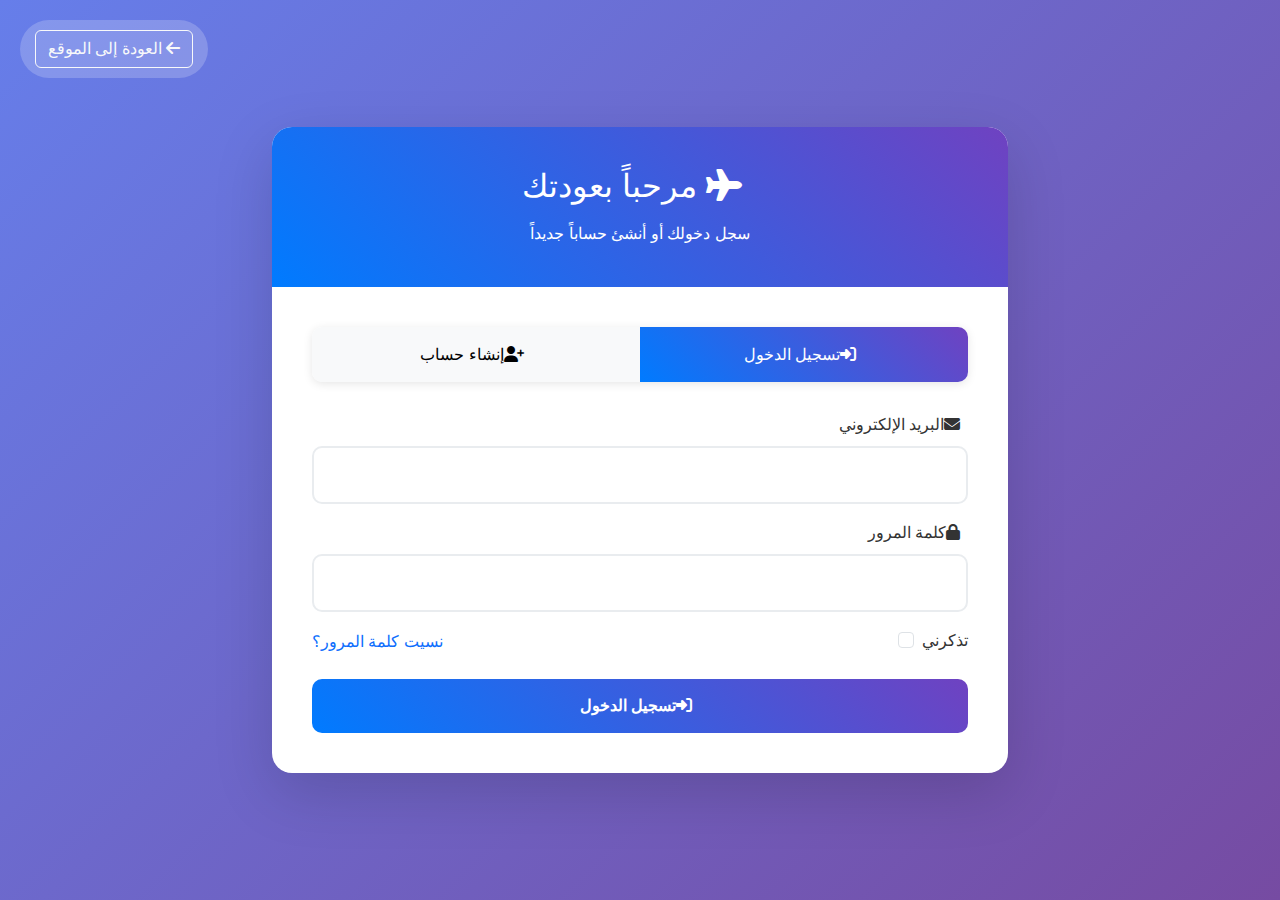
<file: index.html>
<!DOCTYPE html>
<html lang="ar" dir="rtl">
<head>
    <meta charset="UTF-8">
    <meta name="viewport" content="width=device-width, initial-scale=1.0">
    <title>تسجيل الدخول - موقع السياحة</title>
    
    <link href="https://cdn.jsdelivr.net/npm/bootstrap@5.3.0/dist/css/bootstrap.min.css" rel="stylesheet">
    <link rel="stylesheet" href="https://cdnjs.cloudflare.com/ajax/libs/font-awesome/6.4.0/css/all.min.css">
    <link rel="stylesheet" href="css/style.css">
    
    <style>
        .login-container {
            min-height: 100vh;
            background: linear-gradient(135deg, #667eea 0%, #764ba2 100%);
            display: flex;
            align-items: center;
            padding: 20px 0;
        }
        
        .login-card {
            background: white;
            border-radius: 20px;
            box-shadow: 0 20px 60px rgba(0,0,0,0.15);
            overflow: hidden;
            max-width: 800px;
            margin: 0 auto;
        }
        
        .login-header {
            background: linear-gradient(45deg, #007bff, #6f42c1);
            color: white;
            padding: 40px;
            text-align: center;
        }
        
        .form-container {
            padding: 40px;
        }
        
        .form-tab {
            display: none;
        }
        
        .form-tab.active {
            display: block;
        }
        
        .tab-buttons {
            display: flex;
            margin-bottom: 30px;
            border-radius: 10px;
            overflow: hidden;
            box-shadow: 0 2px 10px rgba(0,0,0,0.1);
        }
        
        .tab-btn {
            flex: 1;
            padding: 15px;
            background: #f8f9fa;
            border: none;
            font-weight: 500;
            transition: all 0.3s ease;
            cursor: pointer;
        }
        
        .tab-btn.active {
            background: linear-gradient(45deg, #007bff, #6f42c1);
            color: white;
        }
        
        .form-control {
            border-radius: 10px;
            border: 2px solid #e9ecef;
            padding: 15px;
            font-size: 16px;
            transition: all 0.3s ease;
        }
        
        .form-control:focus {
            border-color: #007bff;
            box-shadow: 0 0 0 0.2rem rgba(0,123,255,0.25);
        }
        
        .btn-login {
            background: linear-gradient(45deg, #007bff, #6f42c1);
            border: none;
            border-radius: 10px;
            padding: 15px;
            font-size: 16px;
            font-weight: 600;
            width: 100%;
            transition: all 0.3s ease;
        }
        
        .btn-login:hover {
            transform: translateY(-2px);
            box-shadow: 0 10px 25px rgba(0,123,255,0.3);
        }
        
        .back-to-site {
            position: absolute;
            top: 20px;
            left: 20px;
            color: white;
            font-size: 18px;
            text-decoration: none;
            background: rgba(255,255,255,0.2);
            padding: 10px 15px;
            border-radius: 50px;
            transition: all 0.3s ease;
        }
        
        .back-to-site:hover {
            background: rgba(255,255,255,0.3);
            color: white;
        }
    </style>
</head>
<body>
    <div class="login-container position-relative">
        <div class="back-to-site">
            <a href="home.html" class="btn btn-outline-light">
                <i class="fas fa-arrow-left"></i> العودة إلى الموقع
            </a>
        </div>
        <div class="container">
            <div class="row justify-content-center">
                <div class="col-lg-8">
                    <div class="login-card">
                        <div class="login-header">
                            <h2 class="mb-0">
                                <i class="fas fa-plane me-3"></i>
                                مرحباً بعودتك
                            </h2>
                            <p class="mt-3 mb-0">سجل دخولك أو أنشئ حساباً جديداً</p>
                        </div>
                        
                        <div class="form-container">
                            <div class="tab-buttons">
                                <button class="tab-btn active" onclick="switchTab('login')">
                                    <i class="fas fa-sign-in-alt me-2"></i>تسجيل الدخول
                                </button>
                                <button class="tab-btn" onclick="switchTab('register')">
                                    <i class="fas fa-user-plus me-2"></i>إنشاء حساب
                                </button>
                            </div>
                            
                            <!-- Login Form -->
                            <div id="loginTab" class="form-tab active">
                                <form id="loginForm" novalidate>
                                    <div class="mb-3">
                                        <label for="loginEmail" class="form-label">
                                            <i class="fas fa-envelope me-2"></i>البريد الإلكتروني
                                        </label>
                                        <input type="email" class="form-control" id="loginEmail" required>
                                        <div class="invalid-feedback"></div>
                                    </div>
                                    
                                    <div class="mb-3">
                                        <label for="loginPassword" class="form-label">
                                            <i class="fas fa-lock me-2"></i>كلمة المرور
                                        </label>
                                        <input type="password" class="form-control" id="loginPassword" required>
                                        <div class="invalid-feedback"></div>
                                    </div>
                                    
                                    <div class="d-flex justify-content-between align-items-center mb-4">
                                        <div class="form-check">
                                            <input class="form-check-input" type="checkbox" id="rememberMe">
                                            <label class="form-check-label" for="rememberMe">
                                                تذكرني
                                            </label>
                                        </div>
                                        <a href="#" class="text-decoration-none">
                                            نسيت كلمة المرور؟
                                        </a>
                                    </div>
                                    
                                    <button type="submit" class="btn btn-primary btn-login">
                                        <i class="fas fa-sign-in-alt me-2"></i>تسجيل الدخول
                                    </button>
                                </form>
                            </div>
                            
                            <!-- Register Form -->
                            <div id="registerTab" class="form-tab">
                                <form id="registerForm" novalidate>
                                    <div class="row">
                                        <div class="col-md-6">
                                            <div class="mb-3">
                                                <label for="firstName" class="form-label">
                                                    <i class="fas fa-user me-2"></i>الاسم الأول
                                                </label>
                                                <input type="text" class="form-control" id="firstName" required>
                                                <div class="invalid-feedback"></div>
                                            </div>
                                        </div>
                                        <div class="col-md-6">
                                            <div class="mb-3">
                                                <label for="lastName" class="form-label">
                                                    <i class="fas fa-user me-2"></i>الاسم الأخير
                                                </label>
                                                <input type="text" class="form-control" id="lastName" required>
                                                <div class="invalid-feedback"></div>
                                            </div>
                                        </div>
                                    </div>
                                    
                                    <div class="mb-3">
                                        <label for="registerEmail" class="form-label">
                                            <i class="fas fa-envelope me-2"></i>البريد الإلكتروني
                                        </label>
                                        <input type="email" class="form-control" id="registerEmail" required>
                                        <div class="invalid-feedback"></div>
                                    </div>
                                    
                                    <div class="mb-3">
                                        <label for="phone" class="form-label">
                                            <i class="fas fa-phone me-2"></i>رقم الهاتف
                                        </label>
                                        <input type="tel" class="form-control" id="phone" required>
                                        <div class="invalid-feedback"></div>
                                    </div>
                                    
                                    <div class="mb-3">
                                        <label for="registerPassword" class="form-label">
                                            <i class="fas fa-lock me-2"></i>كلمة المرور
                                        </label>
                                        <input type="password" class="form-control" id="registerPassword" required minlength="8">
                                        <div class="invalid-feedback"></div>
                                    </div>
                                    
                                    <div class="mb-3">
                                        <label for="confirmPassword" class="form-label">
                                            <i class="fas fa-lock me-2"></i>تأكيد كلمة المرور
                                        </label>
                                        <input type="password" class="form-control" id="confirmPassword" required>
                                        <div class="invalid-feedback"></div>
                                    </div>
                                    
                                    <div class="form-check mb-4">
                                        <input class="form-check-input" type="checkbox" id="agreeTerms" required>
                                        <label class="form-check-label" for="agreeTerms">
                                            أوافق على <a href="#" class="text-decoration-none">شروط الخدمة</a>
                                        </label>
                                        <div class="invalid-feedback">يجب الموافقة على الشروط</div>
                                    </div>
                                    
                                    <button type="submit" class="btn btn-primary btn-login">
                                        <i class="fas fa-user-plus me-2"></i>إنشاء حساب جديد
                                    </button>
                                </form>
                            </div>
                        </div>
                    </div>
                </div>
            </div>
        </div>
    </div>

    <!-- Toast Container -->
    <div class="toast-container position-fixed bottom-0 end-0 p-3">
        <div id="loginToast" class="toast" role="alert">
            <div class="toast-header">
                <i class="fas fa-check-circle text-success me-2"></i>
                <strong class="me-auto">تم بنجاح</strong>
                <button type="button" class="btn-close" data-bs-dismiss="toast"></button>
            </div>
            <div class="toast-body">
                تم تسجيل الدخول بنجاح! جاري التوجيه...
            </div>
        </div>
    </div>

    <script src="https://code.jquery.com/jquery-3.7.0.min.js"></script>
    <script src="https://cdn.jsdelivr.net/npm/bootstrap@5.3.0/dist/js/bootstrap.bundle.min.js"></script>
    <script src="js/script.js"></script>
    
    <script>
        // Switch between login and register tabs
        function switchTab(tabName) {
            document.querySelectorAll('.form-tab').forEach(tab => tab.classList.remove('active'));
            document.querySelectorAll('.tab-btn').forEach(btn => btn.classList.remove('active'));
            
            if (tabName === 'login') {
                document.getElementById('loginTab').classList.add('active');
                document.querySelector('[onclick="switchTab(\'login\')"]').classList.add('active');
            } else {
                document.getElementById('registerTab').classList.add('active');
                document.querySelector('[onclick="switchTab(\'register\')"]').classList.add('active');
            }
        }
        
        // Form validation
        function validateLoginForm() {
            const email = document.getElementById('loginEmail');
            const password = document.getElementById('loginPassword');
            let isValid = true;
            
            if (!email.value || !email.value.includes('@')) {
                email.classList.add('is-invalid');
                email.nextElementSibling.textContent = 'يرجى إدخال بريد إلكتروني صحيح';
                isValid = false;
            } else {
                email.classList.remove('is-invalid');
                email.classList.add('is-valid');
            }
            
            if (!password.value || password.value.length < 6) {
                password.classList.add('is-invalid');
                password.nextElementSibling.textContent = 'كلمة المرور يجب أن تكون 6 أحرف على الأقل';
                isValid = false;
            } else {
                password.classList.remove('is-invalid');
                password.classList.add('is-valid');
            }
            
            return isValid;
        }
        
        function validateRegisterForm() {
            const firstName = document.getElementById('firstName');
            const lastName = document.getElementById('lastName');
            const email = document.getElementById('registerEmail');
            const phone = document.getElementById('phone');
            const password = document.getElementById('registerPassword');
            const confirmPassword = document.getElementById('confirmPassword');
            const agreeTerms = document.getElementById('agreeTerms');
            let isValid = true;
            
            // Validate each field
            [firstName, lastName].forEach(field => {
                if (!field.value.trim()) {
                    field.classList.add('is-invalid');
                    field.nextElementSibling.textContent = 'هذا الحقل مطلوب';
                    isValid = false;
                } else {
                    field.classList.remove('is-invalid');
                    field.classList.add('is-valid');
                }
            });
            
            if (!email.value || !email.value.includes('@')) {
                email.classList.add('is-invalid');
                email.nextElementSibling.textContent = 'يرجى إدخال بريد إلكتروني صحيح';
                isValid = false;
            } else {
                email.classList.remove('is-invalid');
                email.classList.add('is-valid');
            }
            
            if (!phone.value || phone.value.length < 10) {
                phone.classList.add('is-invalid');
                phone.nextElementSibling.textContent = 'يرجى إدخال رقم هاتف صحيح';
                isValid = false;
            } else {
                phone.classList.remove('is-invalid');
                phone.classList.add('is-valid');
            }
            
            if (!password.value || password.value.length < 8) {
                password.classList.add('is-invalid');
                password.nextElementSibling.textContent = 'كلمة المرور يجب أن تكون 8 أحرف على الأقل';
                isValid = false;
            } else {
                password.classList.remove('is-invalid');
                password.classList.add('is-valid');
            }
            
            if (password.value !== confirmPassword.value) {
                confirmPassword.classList.add('is-invalid');
                confirmPassword.nextElementSibling.textContent = 'كلمتا المرور غير متطابقتين';
                isValid = false;
            } else {
                confirmPassword.classList.remove('is-invalid');
                confirmPassword.classList.add('is-valid');
            }
            
            if (!agreeTerms.checked) {
                agreeTerms.classList.add('is-invalid');
                isValid = false;
            } else {
                agreeTerms.classList.remove('is-invalid');
            }
            
            return isValid;
        }
        
        // Event listeners
        document.getElementById('loginForm').addEventListener('submit', function(e) {
            e.preventDefault();
            if (validateLoginForm()) {
                // Show success toast
                const toast = new bootstrap.Toast(document.getElementById('loginToast'));
                toast.show();
                
                // Redirect after 2 seconds
                setTimeout(() => {
                    window.location.href = 'home.html';
                }, 2000);
            }
        });
        
        document.getElementById('registerForm').addEventListener('submit', function(e) {
            e.preventDefault();
            if (validateRegisterForm()) {
                // Show success toast
                const toastElement = document.getElementById('loginToast');
                toastElement.querySelector('.toast-body').textContent = 'تم إنشاء الحساب بنجاح!';
                const toast = new bootstrap.Toast(toastElement);
                toast.show();
                
                // Redirect after 2 seconds
                setTimeout(() => {
                    window.location.href = 'home.html';
                }, 2000);
            }
        });
    </script>
</body>
</html>
</file>
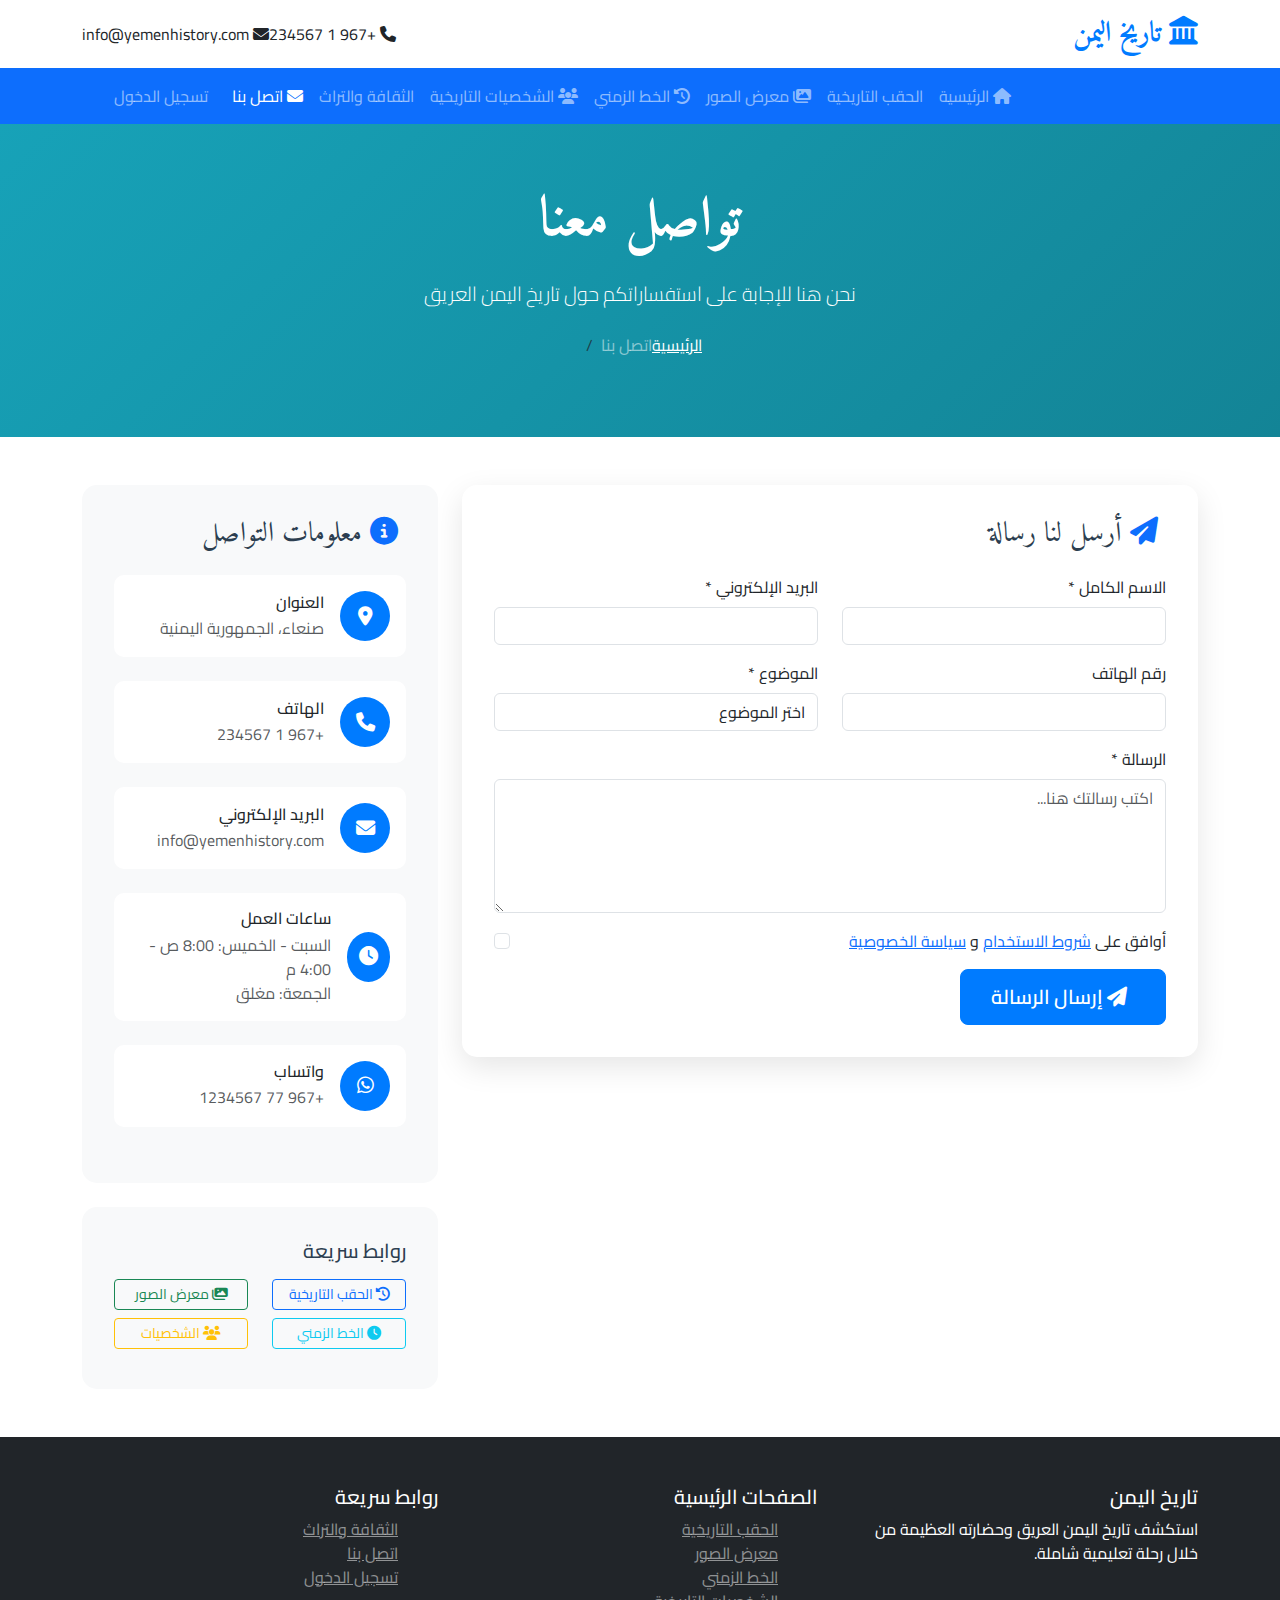
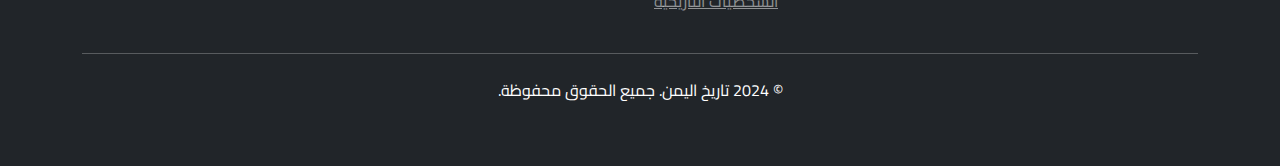
<file: contact.html>
<!DOCTYPE html>
<html lang="ar" dir="rtl">
<head>
    <meta charset="UTF-8">
    <meta name="viewport" content="width=device-width, initial-scale=1.0">
    <title>اتصل بنا - تاريخ اليمن</title>
    
    <link href="https://cdn.jsdelivr.net/npm/bootstrap@5.3.0/dist/css/bootstrap.min.css" rel="stylesheet">
    <link rel="stylesheet" href="https://cdnjs.cloudflare.com/ajax/libs/font-awesome/6.4.0/css/all.min.css">
    <link href="https://fonts.googleapis.com/css2?family=Cairo:wght@400;600;700&family=Amiri:wght@400;700&display=swap" rel="stylesheet">
    
    <style>
        body {
            font-family: 'Cairo', sans-serif;
            direction: rtl;
            text-align: right;
        }
        
        .logo {
            font-family: 'Amiri', serif;
            font-weight: 700;
            color: #007bff;
            margin: 0;
            font-size: 1.8rem;
        }
        
        .hero-section {
            background: linear-gradient(135deg, #17a2b8 0%, #138496 100%);
            color: white;
            padding: 4rem 0;
            text-align: center;
        }
        
        .contact-form {
            background: white;
            border-radius: 15px;
            box-shadow: 0 10px 30px rgba(0,0,0,0.1);
            padding: 2rem;
            margin-bottom: 2rem;
        }
        
        .contact-info {
            background: #f8f9fa;
            border-radius: 15px;
            padding: 2rem;
        }
        
        .contact-item {
            display: flex;
            align-items: center;
            margin-bottom: 1.5rem;
            padding: 1rem;
            background: white;
            border-radius: 10px;
            transition: transform 0.3s ease;
        }
        
        .contact-item:hover {
            transform: translateX(-5px);
        }
        
        .contact-icon {
            width: 50px;
            height: 50px;
            background: #007bff;
            color: white;
            border-radius: 50%;
            display: flex;
            align-items: center;
            justify-content: center;
            margin-left: 1rem;
            font-size: 1.2rem;
        }
        
        .form-control:focus {
            border-color: #007bff;
            box-shadow: 0 0 0 0.2rem rgba(0, 123, 255, 0.25);
        }
        
        .btn-primary {
            background-color: #007bff;
            border-color: #007bff;
            padding: 12px 30px;
            font-weight: 600;
        }
        
        .btn-primary:hover {
            background-color: #0056b3;
            border-color: #0056b3;
        }
    </style>
</head>
<body>
    <!-- Header -->
    <header class="bg-white shadow-sm">
        <div class="container">
            <div class="row align-items-center py-3">
                <div class="col-md-3">
                    <h2 class="logo"><i class="fas fa-landmark"></i> تاريخ اليمن</h2>
                </div>
                <div class="col-md-9">
                    <div class="d-flex justify-content-end">
                        <div class="me-4">
                            <i class="fas fa-phone"></i>
                            <span>+967 1 234567</span>
                        </div>
                        <div>
                            <i class="fas fa-envelope"></i>
                            <span>info@yemenhistory.com</span>
                        </div>
                    </div>
                </div>
            </div>
        </div>
    </header>

    <!-- Navigation -->
    <nav class="navbar navbar-expand-lg navbar-dark bg-primary">
        <div class="container">
            <button class="navbar-toggler" type="button" data-bs-toggle="collapse" data-bs-target="#navbarNav">
                <span class="navbar-toggler-icon"></span>
            </button>
            <div class="collapse navbar-collapse" id="navbarNav">
                <ul class="navbar-nav me-auto">
                    <li class="nav-item">
                        <a class="nav-link" href="home-fast.html"><i class="fas fa-home"></i> الرئيسية</a>
                    </li>
                    <li class="nav-item">
                        <a class="nav-link" href="destinations.html">الحقب التاريخية</a>
                    </li>
                    <li class="nav-item">
                        <a class="nav-link" href="gallery.html"><i class="fas fa-images"></i> معرض الصور</a>
                    </li>
                    <li class="nav-item">
                        <a class="nav-link" href="timeline.html"><i class="fas fa-history"></i> الخط الزمني</a>
                    </li>
                    <li class="nav-item">
                        <a class="nav-link" href="figures.html"><i class="fas fa-users"></i> الشخصيات التاريخية</a>
                    </li>
                    <li class="nav-item">
                        <a class="nav-link" href="offers.html">الثقافة والتراث</a>
                    </li>
                    <li class="nav-item">
                        <a class="nav-link active" href="contact.html"><i class="fas fa-envelope"></i> اتصل بنا</a>
                    </li>
                    <li class="nav-item ms-3">
                        <a class="nav-link btn btn-outline-light px-3" href="index.html">تسجيل الدخول</a>
                    </li>
                </ul>
            </div>
        </div>
    </nav>

    <!-- Hero Section -->
    <section class="hero-section">
        <div class="container">
            <h1 class="display-4 fw-bold mb-4" style="font-family: 'Amiri', serif;">تواصل معنا</h1>
            <p class="lead mb-4">نحن هنا للإجابة على استفساراتكم حول تاريخ اليمن العريق</p>
            <nav aria-label="breadcrumb">
                <ol class="breadcrumb justify-content-center bg-transparent">
                    <li class="breadcrumb-item"><a href="home-fast.html" class="text-white">الرئيسية</a></li>
                    <li class="breadcrumb-item active text-white-50" aria-current="page">اتصل بنا</li>
                </ol>
            </nav>
        </div>
    </section>

    <!-- Main Content -->
    <main class="py-5">
        <div class="container">
            <div class="row">
                <!-- Contact Form -->
                <div class="col-lg-8 mb-4">
                    <div class="contact-form">
                        <h3 class="mb-4" style="font-family: 'Amiri', serif; color: #2c3e50;">
                            <i class="fas fa-paper-plane text-primary me-2"></i>
                            أرسل لنا رسالة
                        </h3>
                        <form id="contactForm">
                            <div class="row">
                                <div class="col-md-6 mb-3">
                                    <label for="name" class="form-label">الاسم الكامل *</label>
                                    <input type="text" class="form-control" id="name" name="name" required>
                                </div>
                                <div class="col-md-6 mb-3">
                                    <label for="email" class="form-label">البريد الإلكتروني *</label>
                                    <input type="email" class="form-control" id="email" name="email" required>
                                </div>
                            </div>
                            <div class="row">
                                <div class="col-md-6 mb-3">
                                    <label for="phone" class="form-label">رقم الهاتف</label>
                                    <input type="tel" class="form-control" id="phone" name="phone">
                                </div>
                                <div class="col-md-6 mb-3">
                                    <label for="subject" class="form-label">الموضوع *</label>
                                    <select class="form-control" id="subject" name="subject" required>
                                        <option value="">اختر الموضوع</option>
                                        <option value="history">استفسار تاريخي</option>
                                        <option value="research">طلب بحث</option>
                                        <option value="collaboration">تعاون أكاديمي</option>
                                        <option value="feedback">ملاحظات واقتراحات</option>
                                        <option value="other">أخرى</option>
                                    </select>
                                </div>
                            </div>
                            <div class="mb-3">
                                <label for="message" class="form-label">الرسالة *</label>
                                <textarea class="form-control" id="message" name="message" rows="5" placeholder="اكتب رسالتك هنا..." required></textarea>
                            </div>
                            <div class="mb-3 form-check">
                                <input type="checkbox" class="form-check-input" id="agree" name="agree" required>
                                <label class="form-check-label" for="agree">
                                    أوافق على <a href="#" class="text-primary">شروط الاستخدام</a> و <a href="#" class="text-primary">سياسة الخصوصية</a>
                                </label>
                            </div>
                            <button type="submit" class="btn btn-primary btn-lg">
                                <i class="fas fa-paper-plane me-2"></i>
                                إرسال الرسالة
                            </button>
                        </form>
                    </div>
                </div>

                <!-- Contact Information -->
                <div class="col-lg-4">
                    <div class="contact-info">
                        <h3 class="mb-4" style="font-family: 'Amiri', serif; color: #2c3e50;">
                            <i class="fas fa-info-circle text-primary me-2"></i>
                            معلومات التواصل
                        </h3>
                        
                        <div class="contact-item">
                            <div class="contact-icon">
                                <i class="fas fa-map-marker-alt"></i>
                            </div>
                            <div>
                                <h6 class="mb-1">العنوان</h6>
                                <p class="mb-0 text-muted">صنعاء، الجمهورية اليمنية</p>
                            </div>
                        </div>

                        <div class="contact-item">
                            <div class="contact-icon">
                                <i class="fas fa-phone"></i>
                            </div>
                            <div>
                                <h6 class="mb-1">الهاتف</h6>
                                <p class="mb-0 text-muted">+967 1 234567</p>
                            </div>
                        </div>

                        <div class="contact-item">
                            <div class="contact-icon">
                                <i class="fas fa-envelope"></i>
                            </div>
                            <div>
                                <h6 class="mb-1">البريد الإلكتروني</h6>
                                <p class="mb-0 text-muted">info@yemenhistory.com</p>
                            </div>
                        </div>

                        <div class="contact-item">
                            <div class="contact-icon">
                                <i class="fas fa-clock"></i>
                            </div>
                            <div>
                                <h6 class="mb-1">ساعات العمل</h6>
                                <p class="mb-0 text-muted">
                                    السبت - الخميس: 8:00 ص - 4:00 م<br>
                                    الجمعة: مغلق
                                </p>
                            </div>
                        </div>

                        <div class="contact-item">
                            <div class="contact-icon">
                                <i class="fab fa-whatsapp"></i>
                            </div>
                            <div>
                                <h6 class="mb-1">واتساب</h6>
                                <p class="mb-0 text-muted">+967 77 1234567</p>
                            </div>
                        </div>
                    </div>

                    <!-- Quick Links -->
                    <div class="contact-info mt-4">
                        <h5 class="mb-3" style="color: #2c3e50;">روابط سريعة</h5>
                        <div class="row">
                            <div class="col-6">
                                <a href="destinations.html" class="btn btn-outline-primary btn-sm w-100 mb-2">
                                    <i class="fas fa-history"></i> الحقب التاريخية
                                </a>
                            </div>
                            <div class="col-6">
                                <a href="gallery.html" class="btn btn-outline-success btn-sm w-100 mb-2">
                                    <i class="fas fa-images"></i> معرض الصور
                                </a>
                            </div>
                            <div class="col-6">
                                <a href="timeline.html" class="btn btn-outline-info btn-sm w-100 mb-2">
                                    <i class="fas fa-clock"></i> الخط الزمني
                                </a>
                            </div>
                            <div class="col-6">
                                <a href="figures.html" class="btn btn-outline-warning btn-sm w-100 mb-2">
                                    <i class="fas fa-users"></i> الشخصيات
                                </a>
                            </div>
                        </div>
                    </div>
                </div>
            </div>
        </div>
    </main>

    <!-- Footer -->
    <footer class="bg-dark text-white py-5">
        <div class="container">
            <div class="row">
                <div class="col-md-4">
                    <h5>تاريخ اليمن</h5>
                    <p>استكشف تاريخ اليمن العريق وحضارته العظيمة من خلال رحلة تعليمية شاملة.</p>
                </div>
                <div class="col-md-4">
                    <h5>الصفحات الرئيسية</h5>
                    <ul class="list-unstyled">
                        <li><a href="destinations.html" class="text-white-50">الحقب التاريخية</a></li>
                        <li><a href="gallery.html" class="text-white-50">معرض الصور</a></li>
                        <li><a href="timeline.html" class="text-white-50">الخط الزمني</a></li>
                        <li><a href="figures.html" class="text-white-50">الشخصيات التاريخية</a></li>
                    </ul>
                </div>
                <div class="col-md-4">
                    <h5>روابط سريعة</h5>
                    <ul class="list-unstyled">
                        <li><a href="offers.html" class="text-white-50">الثقافة والتراث</a></li>
                        <li><a href="contact.html" class="text-white-50">اتصل بنا</a></li>
                        <li><a href="index.html" class="text-white-50">تسجيل الدخول</a></li>
                    </ul>
                </div>
            </div>
            <hr class="my-4">
            <div class="text-center">
                <p>&copy; 2024 تاريخ اليمن. جميع الحقوق محفوظة.</p>
            </div>
        </div>
    </footer>

    <!-- Success Modal -->
    <div class="modal fade" id="successModal" tabindex="-1">
        <div class="modal-dialog">
            <div class="modal-content">
                <div class="modal-header">
                    <h5 class="modal-title">تم الإرسال بنجاح</h5>
                    <button type="button" class="btn-close" data-bs-dismiss="modal"></button>
                </div>
                <div class="modal-body">
                    <div class="text-center">
                        <i class="fas fa-check-circle text-success" style="font-size: 3rem;"></i>
                        <h4 class="mt-3">شكراً لتواصلك معنا!</h4>
                        <p>تم إرسال رسالتك بنجاح. سنتواصل معك في أقرب وقت ممكن.</p>
                    </div>
                </div>
                <div class="modal-footer">
                    <button type="button" class="btn btn-primary" data-bs-dismiss="modal">حسناً</button>
                </div>
            </div>
        </div>
    </div>

    <!-- Scripts -->
    <script src="https://cdn.jsdelivr.net/npm/bootstrap@5.3.0/dist/js/bootstrap.bundle.min.js"></script>
    
    <script>
        // Form submission handler
        document.getElementById('contactForm').addEventListener('submit', function(e) {
            e.preventDefault();
            
            // Simple form validation
            const name = document.getElementById('name').value;
            const email = document.getElementById('email').value;
            const message = document.getElementById('message').value;
            const agree = document.getElementById('agree').checked;
            
            if (!name || !email || !message || !agree) {
                alert('يرجى ملء جميع الحقول المطلوبة والموافقة على الشروط');
                return;
            }
            
            // Show success modal
            const successModal = new bootstrap.Modal(document.getElementById('successModal'));
            successModal.show();
            
            // Reset form
            this.reset();
        });
        
        // Add smooth scrolling to all links
        document.querySelectorAll('a[href^="#"]').forEach(anchor => {
            anchor.addEventListener('click', function (e) {
                e.preventDefault();
                const target = document.querySelector(this.getAttribute('href'));
                if (target) {
                    target.scrollIntoView({
                        behavior: 'smooth'
                    });
                }
            });
        });
    </script>
</body>
</html>
</file>
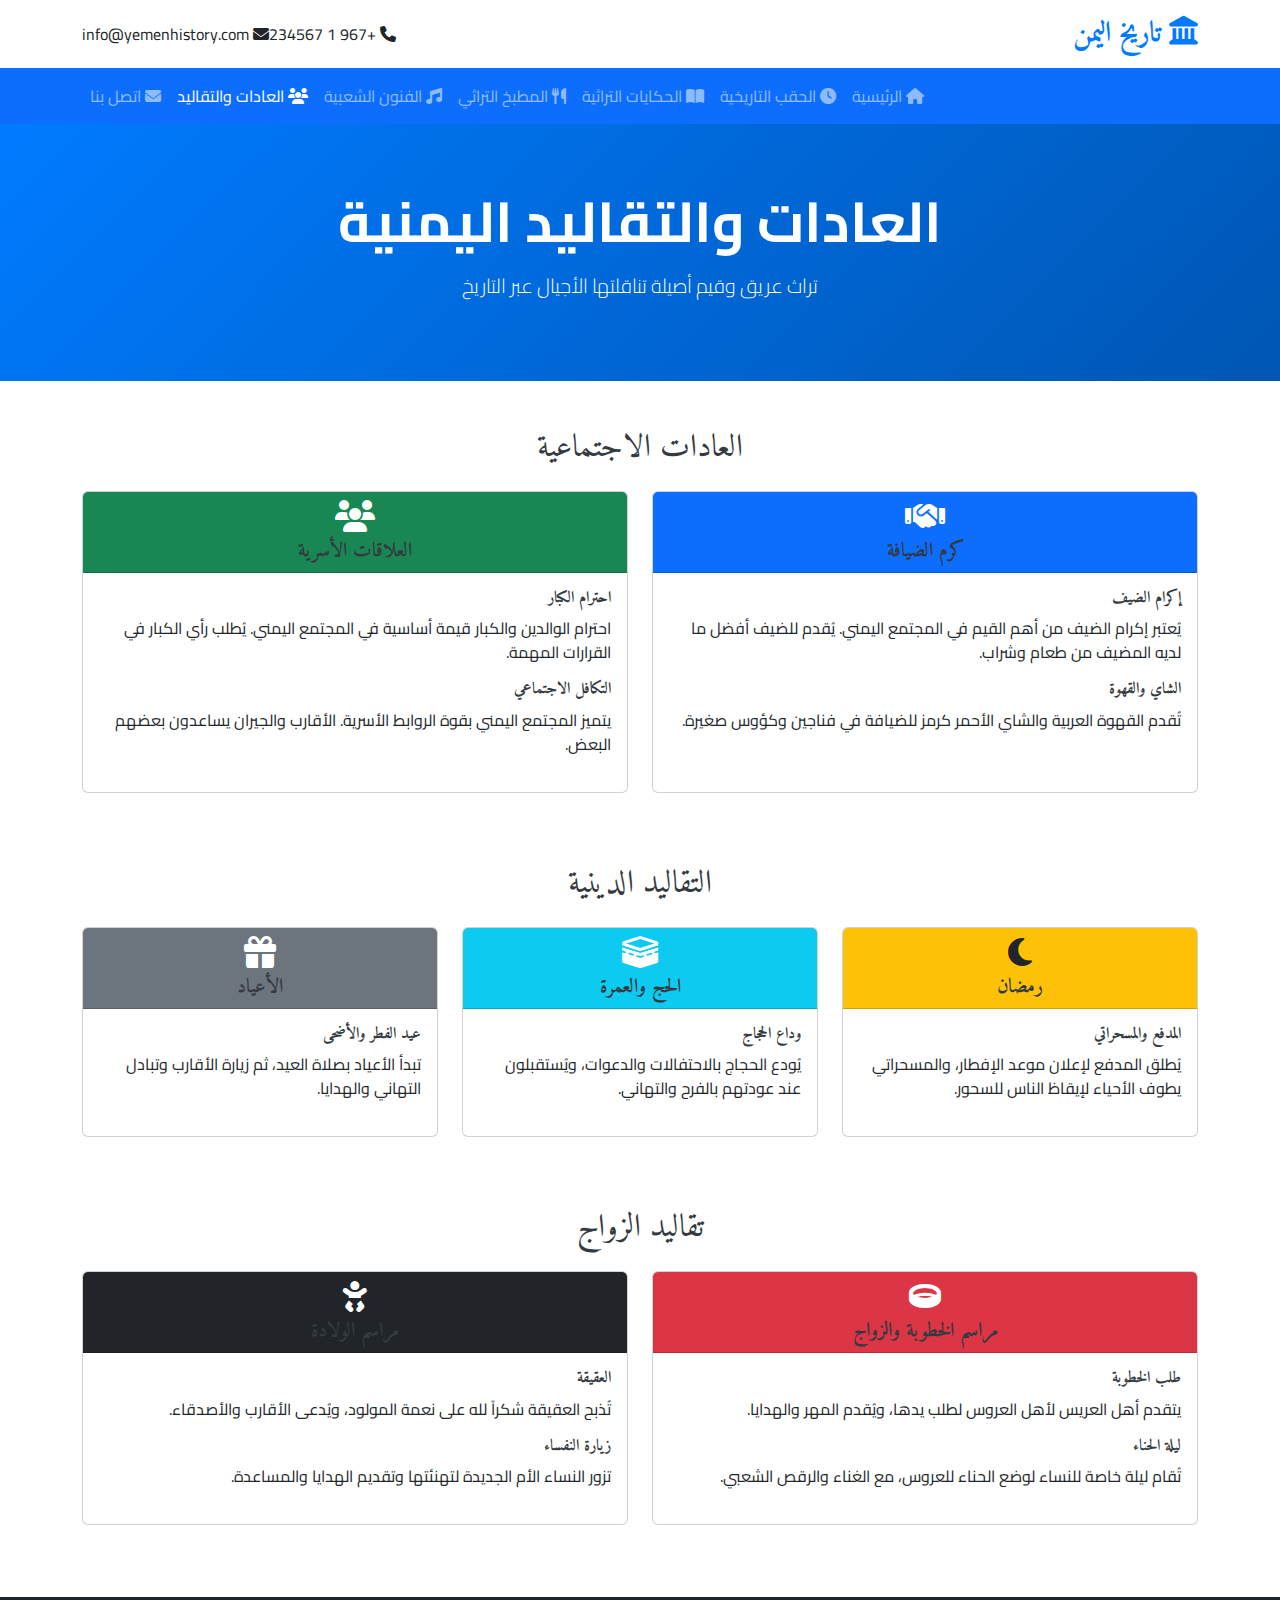
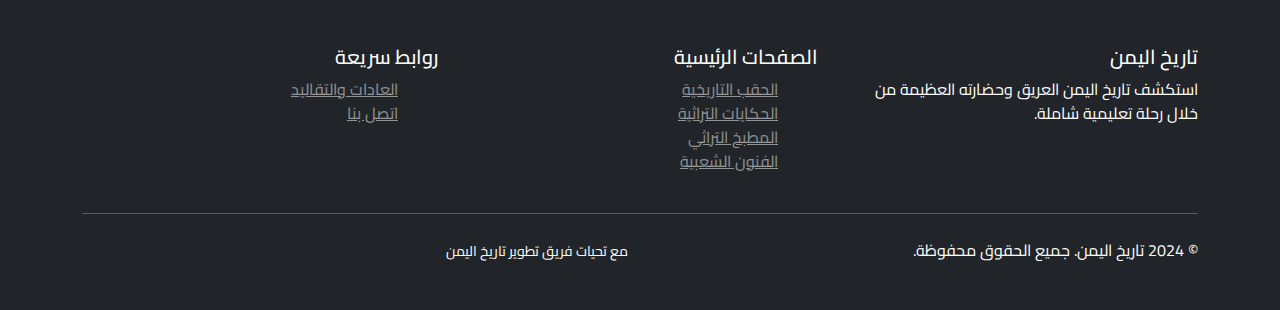
<file: customs.html>
<!DOCTYPE html>
<html lang="ar" dir="rtl">
<head>
    <meta charset="UTF-8">
    <meta name="viewport" content="width=device-width, initial-scale=1.0">
    <title>العادات والتقاليد اليمنية - تاريخ اليمن</title>
    
    <!-- Bootstrap CSS -->
    <link href="https://cdn.jsdelivr.net/npm/bootstrap@5.3.0/dist/css/bootstrap.min.css" rel="stylesheet">
    <!-- Font Awesome -->
    <link rel="stylesheet" href="https://cdnjs.cloudflare.com/ajax/libs/font-awesome/6.4.0/css/all.min.css">
    <!-- Google Fonts -->
    <link href="https://fonts.googleapis.com/css2?family=Cairo:wght@400;600;700&family=Amiri:wght@400;700&display=swap" rel="stylesheet">
    
    <style>
        body {
            font-family: 'Cairo', sans-serif;
            direction: rtl;
            text-align: right;
        }
        
        .logo {
            font-family: 'Amiri', serif;
            font-weight: 700;
            color: #007bff;
            margin: 0;
            font-size: 1.8rem;
        }
        
        .hero-section {
            background: linear-gradient(135deg, #007bff 0%, #0056b3 100%);
            color: white;
            padding: 4rem 0;
            text-align: center;
        }
        
        .card {
            transition: all 0.3s ease;
            margin-bottom: 20px;
        }
        
        .card:hover {
            transform: translateY(-5px);
            box-shadow: 0 .5rem 1rem rgba(0,0,0,.15);
        }
        
        .card-title {
            font-family: 'Amiri', serif;
            font-weight: 700;
            color: #343a40;
        }
    </style>
</head>
<body>
    <!-- Header Section -->
    <header class="bg-white shadow-sm">
        <div class="container">
            <div class="row align-items-center py-3">
                <div class="col-md-3">
                    <h2 class="logo"><i class="fas fa-landmark"></i> تاريخ اليمن</h2>
                </div>
                <div class="col-md-9">
                    <div class="d-flex justify-content-end">
                        <div class="me-4">
                            <i class="fas fa-phone"></i>
                            <span>+967 1 234567</span>
                        </div>
                        <div>
                            <i class="fas fa-envelope"></i>
                            <span>info@yemenhistory.com</span>
                        </div>
                    </div>
                </div>
            </div>
        </div>
    </header>

    <!-- Navigation Menu -->
    <nav class="navbar navbar-expand-lg navbar-dark bg-primary">
        <div class="container">
            <button class="navbar-toggler" type="button" data-bs-toggle="collapse" data-bs-target="#navbarNav">
                <span class="navbar-toggler-icon"></span>
            </button>
            <div class="collapse navbar-collapse" id="navbarNav">
                <ul class="navbar-nav me-auto">
                    <li class="nav-item">
                        <a class="nav-link" href="home-fast.html"><i class="fas fa-home"></i> الرئيسية</a>
                    </li>
                    <li class="nav-item">
                        <a class="nav-link" href="destinations.html"><i class="fas fa-clock"></i> الحقب التاريخية</a>
                    </li>
                    <li class="nav-item">
                        <a class="nav-link" href="stories.html"><i class="fas fa-book-open"></i> الحكايات التراثية</a>
                    </li>
                    <li class="nav-item">
                        <a class="nav-link" href="traditional-food.html"><i class="fas fa-utensils"></i> المطبخ التراثي</a>
                    </li>
                    <li class="nav-item">
                        <a class="nav-link" href="folk-arts.html"><i class="fas fa-music"></i> الفنون الشعبية</a>
                    </li>
                    <li class="nav-item">
                        <a class="nav-link active" href="customs.html"><i class="fas fa-users"></i> العادات والتقاليد</a>
                    </li>
                    <li class="nav-item">
                        <a class="nav-link" href="contact.html"><i class="fas fa-envelope"></i> اتصل بنا</a>
                    </li>
                </ul>
            </div>
        </div>
    </nav>

    <!-- Hero Section -->
    <section class="hero-section">
        <div class="container">
            <div class="row">
                <div class="col-12">
                    <h1 class="display-4 fw-bold mb-3">العادات والتقاليد اليمنية</h1>
                    <p class="lead">تراث عريق وقيم أصيلة تناقلتها الأجيال عبر التاريخ</p>
                </div>
            </div>
        </div>
    </section>

    <!-- Main Content -->
    <div class="container my-5">
        <!-- Social Customs -->
        <section class="mb-5">
            <h2 class="text-center mb-4" style="font-family: 'Amiri', serif; color: #343a40;">العادات الاجتماعية</h2>
            <div class="row">
                <div class="col-lg-6 col-md-12 mb-4">
                    <div class="card h-100">
                        <div class="card-header bg-primary text-white text-center">
                            <i class="fas fa-handshake fa-2x mb-2"></i>
                            <h5 class="card-title mb-0">كرم الضيافة</h5>
                        </div>
                        <div class="card-body">
                            <h6 class="card-title">إكرام الضيف</h6>
                            <p class="card-text">يُعتبر إكرام الضيف من أهم القيم في المجتمع اليمني. يُقدم للضيف أفضل ما لديه المضيف من طعام وشراب.</p>
                            <h6 class="card-title">الشاي والقهوة</h6>
                            <p class="card-text">تُقدم القهوة العربية والشاي الأحمر كرمز للضيافة في فناجين وكؤوس صغيرة.</p>
                        </div>
                    </div>
                </div>
                <div class="col-lg-6 col-md-12 mb-4">
                    <div class="card h-100">
                        <div class="card-header bg-success text-white text-center">
                            <i class="fas fa-users fa-2x mb-2"></i>
                            <h5 class="card-title mb-0">العلاقات الأسرية</h5>
                        </div>
                        <div class="card-body">
                            <h6 class="card-title">احترام الكبار</h6>
                            <p class="card-text">احترام الوالدين والكبار قيمة أساسية في المجتمع اليمني. يُطلب رأي الكبار في القرارات المهمة.</p>
                            <h6 class="card-title">التكافل الاجتماعي</h6>
                            <p class="card-text">يتميز المجتمع اليمني بقوة الروابط الأسرية. الأقارب والجيران يساعدون بعضهم البعض.</p>
                        </div>
                    </div>
                </div>
            </div>
        </section>

        <!-- Religious Traditions -->
        <section class="mb-5">
            <h2 class="text-center mb-4" style="font-family: 'Amiri', serif; color: #343a40;">التقاليد الدينية</h2>
            <div class="row">
                <div class="col-lg-4 col-md-6 mb-4">
                    <div class="card h-100">
                        <div class="card-header bg-warning text-dark text-center">
                            <i class="fas fa-moon fa-2x mb-2"></i>
                            <h5 class="card-title mb-0">رمضان</h5>
                        </div>
                        <div class="card-body">
                            <h6 class="card-title">المدفع والمسحراتي</h6>
                            <p class="card-text">يُطلق المدفع لإعلان موعد الإفطار، والمسحراتي يطوف الأحياء لإيقاظ الناس للسحور.</p>
                        </div>
                    </div>
                </div>
                <div class="col-lg-4 col-md-6 mb-4">
                    <div class="card h-100">
                        <div class="card-header bg-info text-white text-center">
                            <i class="fas fa-kaaba fa-2x mb-2"></i>
                            <h5 class="card-title mb-0">الحج والعمرة</h5>
                        </div>
                        <div class="card-body">
                            <h6 class="card-title">وداع الحجاج</h6>
                            <p class="card-text">يُودع الحجاج بالاحتفالات والدعوات، ويُستقبلون عند عودتهم بالفرح والتهاني.</p>
                        </div>
                    </div>
                </div>
                <div class="col-lg-4 col-md-6 mb-4">
                    <div class="card h-100">
                        <div class="card-header bg-secondary text-white text-center">
                            <i class="fas fa-gift fa-2x mb-2"></i>
                            <h5 class="card-title mb-0">الأعياد</h5>
                        </div>
                        <div class="card-body">
                            <h6 class="card-title">عيد الفطر والأضحى</h6>
                            <p class="card-text">تبدأ الأعياد بصلاة العيد، ثم زيارة الأقارب وتبادل التهاني والهدايا.</p>
                        </div>
                    </div>
                </div>
            </div>
        </section>

        <!-- Wedding Traditions -->
        <section class="mb-5">
            <h2 class="text-center mb-4" style="font-family: 'Amiri', serif; color: #343a40;">تقاليد الزواج</h2>
            <div class="row">
                <div class="col-lg-6 col-md-12 mb-4">
                    <div class="card h-100">
                        <div class="card-header bg-danger text-white text-center">
                            <i class="fas fa-ring fa-2x mb-2"></i>
                            <h5 class="card-title mb-0">مراسم الخطوبة والزواج</h5>
                        </div>
                        <div class="card-body">
                            <h6 class="card-title">طلب الخطوبة</h6>
                            <p class="card-text">يتقدم أهل العريس لأهل العروس لطلب يدها، ويُقدم المهر والهدايا.</p>
                            <h6 class="card-title">ليلة الحناء</h6>
                            <p class="card-text">تُقام ليلة خاصة للنساء لوضع الحناء للعروس، مع الغناء والرقص الشعبي.</p>
                        </div>
                    </div>
                </div>
                <div class="col-lg-6 col-md-12 mb-4">
                    <div class="card h-100">
                        <div class="card-header bg-dark text-white text-center">
                            <i class="fas fa-baby fa-2x mb-2"></i>
                            <h5 class="card-title mb-0">مراسم الولادة</h5>
                        </div>
                        <div class="card-body">
                            <h6 class="card-title">العقيقة</h6>
                            <p class="card-text">تُذبح العقيقة شكراً لله على نعمة المولود، ويُدعى الأقارب والأصدقاء.</p>
                            <h6 class="card-title">زيارة النفساء</h6>
                            <p class="card-text">تزور النساء الأم الجديدة لتهنئتها وتقديم الهدايا والمساعدة.</p>
                        </div>
                    </div>
                </div>
            </div>
        </section>
    </div>

    <!-- Footer -->
    <footer class="bg-dark text-white py-5">
        <div class="container">
            <div class="row">
                <div class="col-md-4">
                    <h5>تاريخ اليمن</h5>
                    <p>استكشف تاريخ اليمن العريق وحضارته العظيمة من خلال رحلة تعليمية شاملة.</p>
                </div>
                <div class="col-md-4">
                    <h5>الصفحات الرئيسية</h5>
                    <ul class="list-unstyled">
                        <li><a href="destinations.html" class="text-white-50">الحقب التاريخية</a></li>
                        <li><a href="stories.html" class="text-white-50">الحكايات التراثية</a></li>
                        <li><a href="traditional-food.html" class="text-white-50">المطبخ التراثي</a></li>
                        <li><a href="folk-arts.html" class="text-white-50">الفنون الشعبية</a></li>
                    </ul>
                </div>
                <div class="col-md-4">
                    <h5>روابط سريعة</h5>
                    <ul class="list-unstyled">
                        <li><a href="customs.html" class="text-white-50">العادات والتقاليد</a></li>
                        <li><a href="contact.html" class="text-white-50">اتصل بنا</a></li>
                    </ul>
                </div>
            </div>
            <hr class="my-4">
            <div class="row align-items-center">
                <div class="col-md-6">
                    <p class="mb-0">&copy; 2024 تاريخ اليمن. جميع الحقوق محفوظة.</p>
                </div>
                <div class="col-md-6 text-md-end">
                    <small>مع تحيات فريق تطوير تاريخ اليمن</small>
                </div>
            </div>
        </div>
    </footer>

    <script src="https://cdn.jsdelivr.net/npm/bootstrap@5.3.0/dist/js/bootstrap.bundle.min.js"></script>
</body>
</html>
</file>
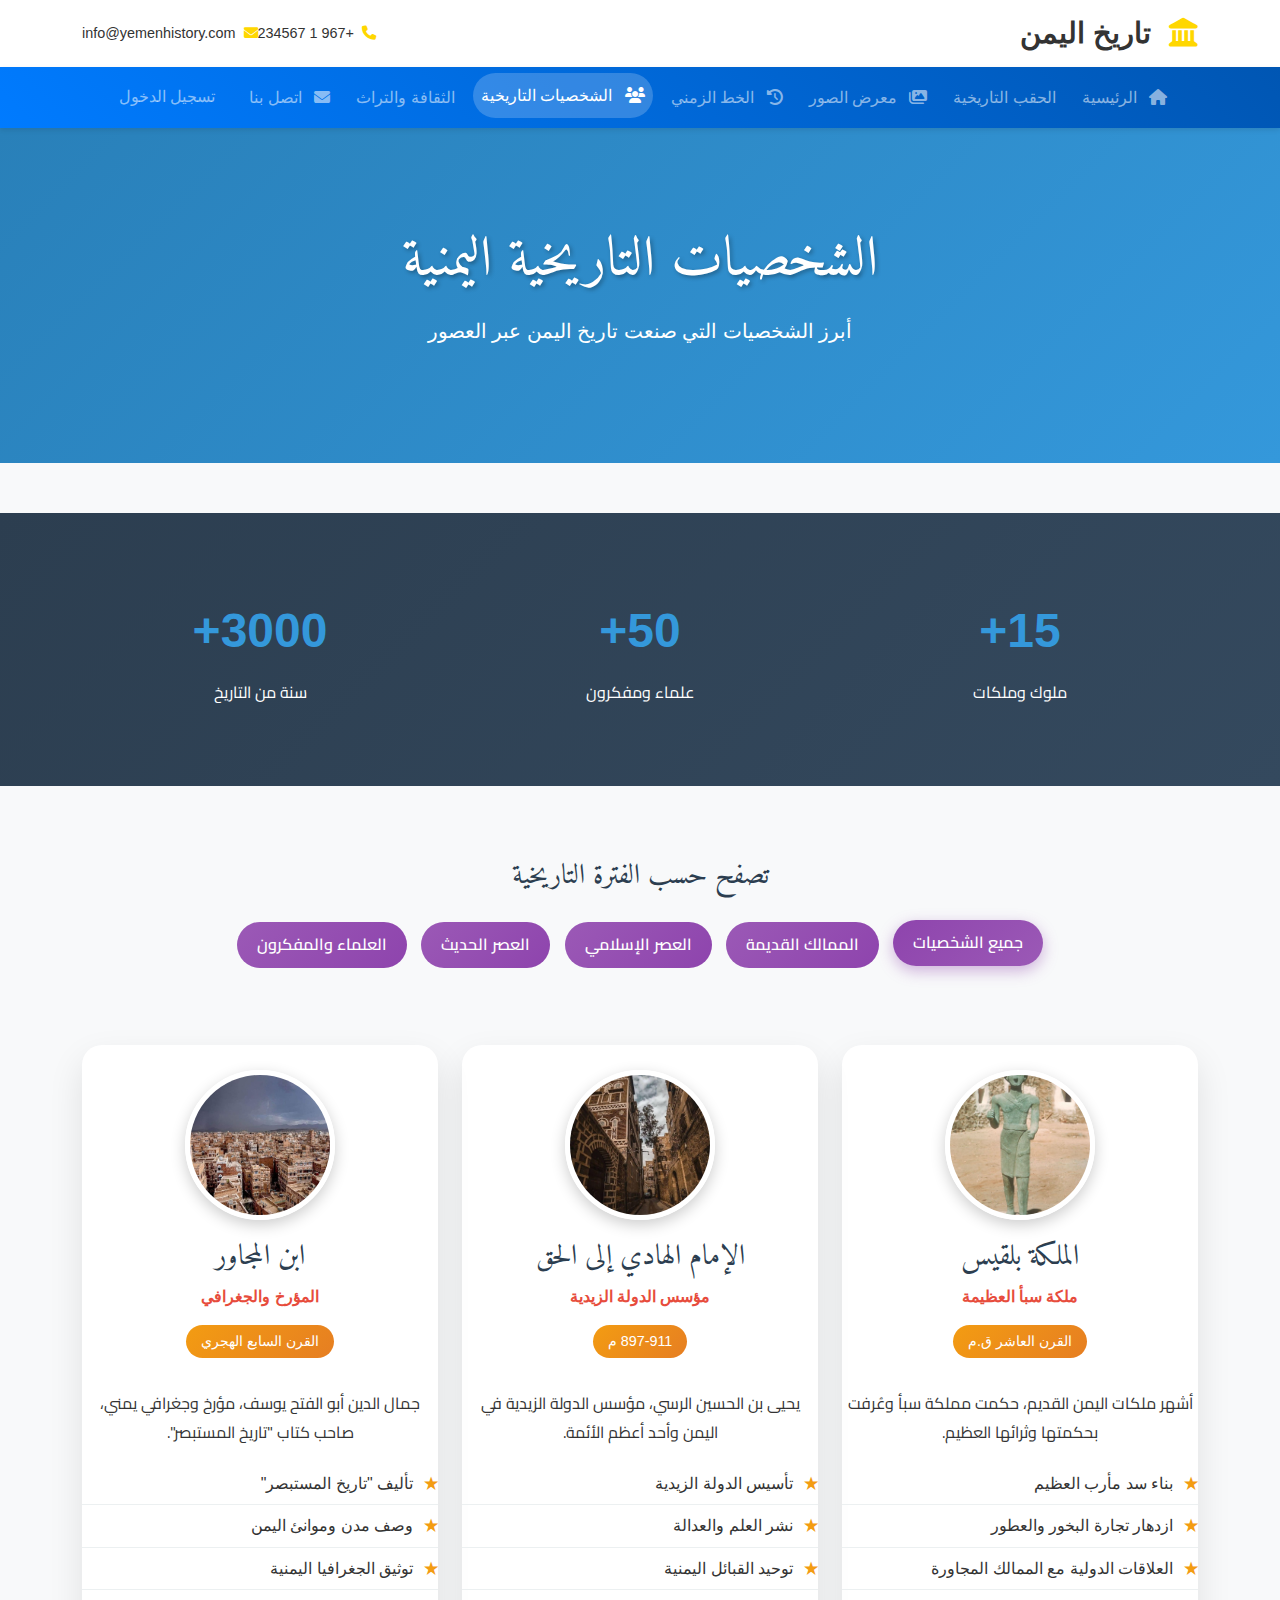
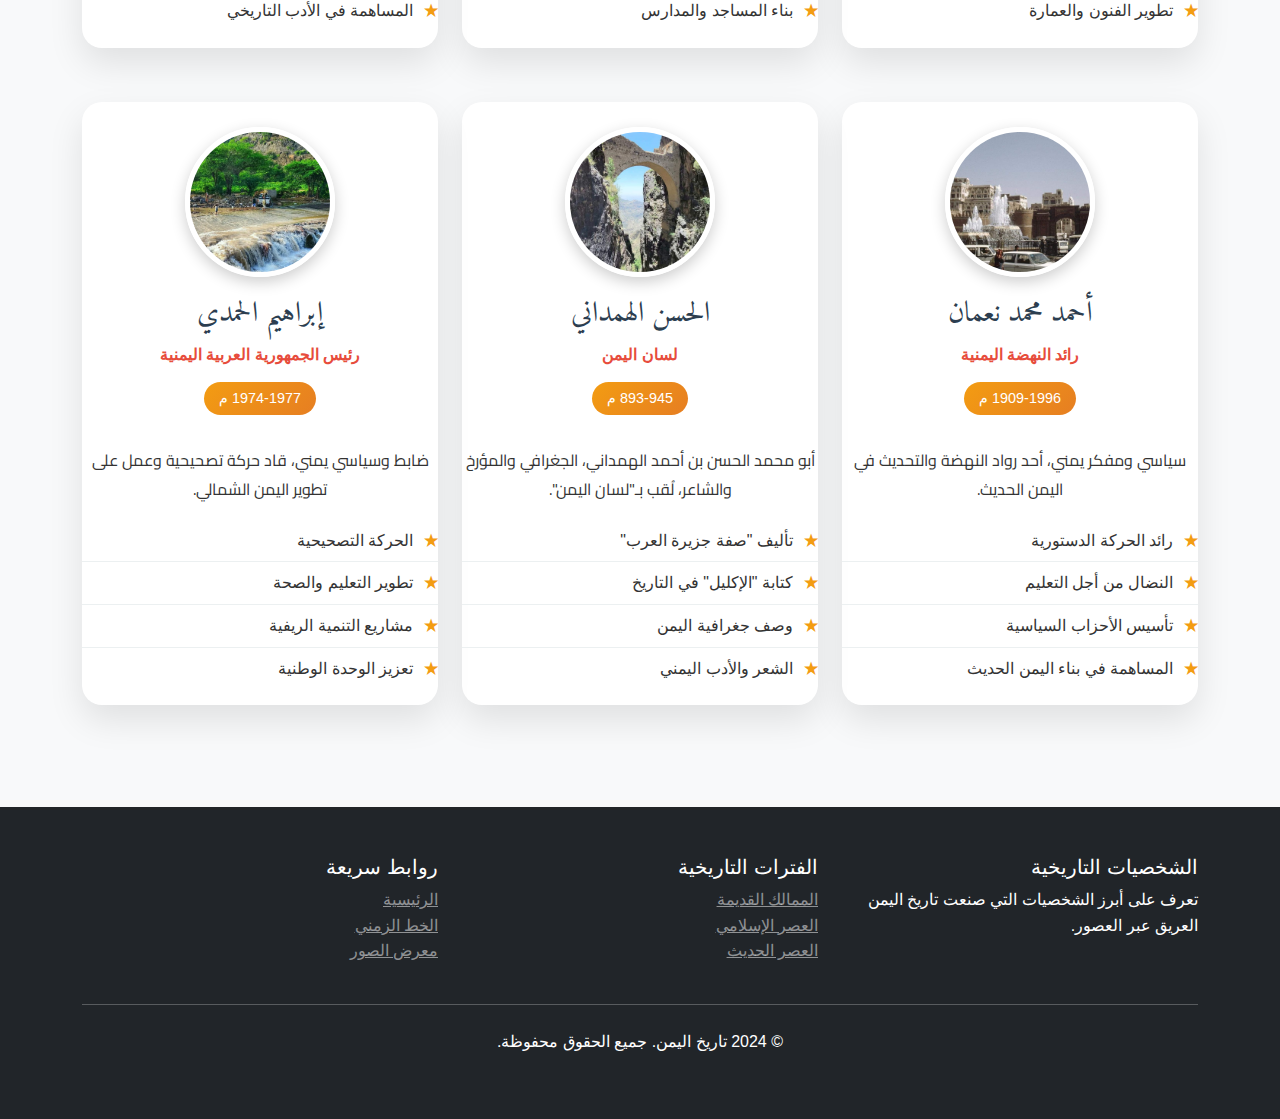
<file: figures.html>
<!DOCTYPE html>
<html lang="ar" dir="rtl">
<head>
    <meta charset="UTF-8">
    <meta name="viewport" content="width=device-width, initial-scale=1.0">
    <title>الشخصيات التاريخية - تاريخ اليمن</title>
    
    <!-- Google Fonts للخطوط العربية -->
    <link rel="preconnect" href="https://fonts.googleapis.com">
    <link rel="preconnect" href="https://fonts.gstatic.com" crossorigin>
    <link href="https://fonts.googleapis.com/css2?family=Amiri:wght@400;700&family=Cairo:wght@300;400;600;700&display=swap" rel="stylesheet">
    
    <!-- Bootstrap CSS -->
    <link href="https://cdn.jsdelivr.net/npm/bootstrap@5.3.0/dist/css/bootstrap.min.css" rel="stylesheet">
    <!-- Font Awesome -->
    <link rel="stylesheet" href="https://cdnjs.cloudflare.com/ajax/libs/font-awesome/6.4.0/css/all.min.css">
    <!-- Custom CSS -->
    <link rel="stylesheet" href="css/style.css">
    
    <style>
        .hero-figures {
            background: linear-gradient(135deg, #2980b9 0%, #3498db 100%);
            color: white;
            padding: 100px 0;
            text-align: center;
        }
        
        .hero-figures h1 {
            font-family: 'Amiri', serif;
            font-size: 3.5rem;
            margin-bottom: 20px;
            text-shadow: 2px 2px 4px rgba(0,0,0,0.3);
        }
        
        .figure-card {
            border-radius: 20px;
            box-shadow: 0 15px 35px rgba(0,0,0,0.1);
            overflow: hidden;
            transition: all 0.3s ease;
            margin-bottom: 30px;
            background: white;
        }
        
        .figure-card:hover {
            transform: translateY(-10px);
            box-shadow: 0 25px 50px rgba(0,0,0,0.15);
        }
        
        .figure-image {
            width: 150px;
            height: 150px;
            object-fit: cover;
            border-radius: 50%;
            border: 5px solid white;
            box-shadow: 0 5px 15px rgba(0,0,0,0.2);
            margin: -75px auto 20px;
        }
        
        .figure-name {
            font-family: 'Amiri', serif;
            font-size: 1.8rem;
            color: #2c3e50;
            margin-bottom: 10px;
        }
        
        .figure-title {
            color: #e74c3c;
            font-weight: 600;
            margin-bottom: 15px;
        }
        
        .figure-period {
            background: linear-gradient(135deg, #f39c12, #e67e22);
            color: white;
            padding: 5px 15px;
            border-radius: 20px;
            font-size: 0.9rem;
            display: inline-block;
            margin-bottom: 15px;
        }
        
        .achievements-list {
            list-style: none;
            padding: 0;
            text-align: right;
        }
        
        .achievements-list li {
            padding: 8px 0;
            border-bottom: 1px solid #ecf0f1;
            position: relative;
            padding-right: 25px;
        }
        
        .achievements-list li::before {
            content: '★';
            color: #f39c12;
            position: absolute;
            right: 0;
            font-weight: bold;
        }
        
        .achievements-list li:last-child {
            border-bottom: none;
        }
        
        .category-filter {
            background: linear-gradient(135deg, #9b59b6, #8e44ad);
            color: white;
            border: none;
            padding: 10px 20px;
            border-radius: 25px;
            margin: 5px;
            font-family: 'Cairo', sans-serif;
            font-weight: 600;
            transition: all 0.3s ease;
        }
        
        .category-filter:hover, .category-filter.active {
            background: linear-gradient(135deg, #8e44ad, #9b59b6);
            transform: translateY(-2px);
            box-shadow: 0 5px 15px rgba(142, 68, 173, 0.4);
        }
        
        .stats-section {
            background: linear-gradient(135deg, #2c3e50, #34495e);
            color: white;
            padding: 60px 0;
            margin: 50px 0;
        }
        
        .stat-item {
            text-align: center;
            padding: 20px;
        }
        
        .stat-number {
            font-size: 3rem;
            font-weight: bold;
            color: #3498db;
        }
        
        .stat-label {
            font-family: 'Cairo', sans-serif;
            margin-top: 10px;
        }
    </style>
</head>
<body>
    <!-- Header -->
    <header class="bg-white shadow-sm">
        <div class="container">
            <div class="row align-items-center py-3">
                <div class="col-md-3">
                    <h2 class="logo"><i class="fas fa-landmark"></i> تاريخ اليمن</h2>
                </div>
                <div class="col-md-9">
                    <div class="header-info d-flex justify-content-end">
                        <div class="info-item me-4">
                            <i class="fas fa-phone"></i>
                            <span>+967 1 234567</span>
                        </div>
                        <div class="info-item">
                            <i class="fas fa-envelope"></i>
                            <span>info@yemenhistory.com</span>
                        </div>
                    </div>
                </div>
            </div>
        </div>
    </header>

    <!-- Navigation -->
    <nav class="navbar navbar-expand-lg navbar-dark bg-primary">
        <div class="container">
            <button class="navbar-toggler" type="button" data-bs-toggle="collapse" data-bs-target="#navbarNav">
                <span class="navbar-toggler-icon"></span>
            </button>
            <div class="collapse navbar-collapse" id="navbarNav">
                <ul class="navbar-nav me-auto">
                    <li class="nav-item">
                        <a class="nav-link" href="home.html"><i class="fas fa-home"></i> الرئيسية</a>
                    </li>
                    <li class="nav-item">
                        <a class="nav-link" href="destinations.html">الحقب التاريخية</a>
                    </li>
                    <li class="nav-item">
                        <a class="nav-link" href="gallery.html"><i class="fas fa-images"></i> معرض الصور</a>
                    </li>
                    <li class="nav-item">
                        <a class="nav-link" href="timeline.html"><i class="fas fa-history"></i> الخط الزمني</a>
                    </li>
                    <li class="nav-item">
                        <a class="nav-link active" href="figures.html"><i class="fas fa-users"></i> الشخصيات التاريخية</a>
                    </li>
                    <li class="nav-item">
                        <a class="nav-link" href="offers.html">الثقافة والتراث</a>
                    </li>
                    <li class="nav-item">
                        <a class="nav-link" href="contact.html"><i class="fas fa-envelope"></i> اتصل بنا</a>
                    </li>
                    <li class="nav-item ms-3">
                        <a class="nav-link btn btn-outline-light px-3" href="index.html">تسجيل الدخول</a>
                    </li>
                </ul>
            </div>
        </div>
    </nav>

    <!-- Hero Section -->
    <section class="hero-figures">
        <div class="container">
            <h1>الشخصيات التاريخية اليمنية</h1>
            <p class="lead">أبرز الشخصيات التي صنعت تاريخ اليمن عبر العصور</p>
        </div>
    </section>

    <!-- Statistics Section -->
    <section class="stats-section">
        <div class="container">
            <div class="row">
                <div class="col-md-4">
                    <div class="stat-item">
                        <div class="stat-number">15+</div>
                        <div class="stat-label">ملوك وملكات</div>
                    </div>
                </div>
                <div class="col-md-4">
                    <div class="stat-item">
                        <div class="stat-number">50+</div>
                        <div class="stat-label">علماء ومفكرون</div>
                    </div>
                </div>
                <div class="col-md-4">
                    <div class="stat-item">
                        <div class="stat-number">3000+</div>
                        <div class="stat-label">سنة من التاريخ</div>
                    </div>
                </div>
            </div>
        </div>
    </section>

    <!-- Filter Section -->
    <section class="py-4 bg-light">
        <div class="container text-center">
            <h3 class="mb-4" style="font-family: 'Amiri', serif; color: #2c3e50;">تصفح حسب الفترة التاريخية</h3>
            <button class="category-filter active" data-category="all">جميع الشخصيات</button>
            <button class="category-filter" data-category="ancient">الممالك القديمة</button>
            <button class="category-filter" data-category="islamic">العصر الإسلامي</button>
            <button class="category-filter" data-category="modern">العصر الحديث</button>
            <button class="category-filter" data-category="scholars">العلماء والمفكرون</button>
        </div>
    </section>

    <!-- Historical Figures -->
    <section class="py-5">
        <div class="container">
            <div class="row" id="figuresContainer">
                
                <!-- Queen Bilqis -->
                <div class="col-lg-4 col-md-6 mb-4 figure-item" data-category="ancient">
                    <div class="figure-card">
                        <div class="card-body text-center" style="padding-top: 100px;">
                            <img src="images/مملكة سبأ - تاريخ اليمن (ممالك اليمن القديم).jpeg" alt="الملكة بلقيس" class="figure-image">
                            <h4 class="figure-name">الملكة بلقيس</h4>
                            <p class="figure-title">ملكة سبأ العظيمة</p>
                            <span class="figure-period">القرن العاشر ق.م</span>
                            <p class="mt-3" style="font-family: 'Cairo', sans-serif; line-height: 1.8;">
                                أشهر ملكات اليمن القديم، حكمت مملكة سبأ وعُرفت بحكمتها وثرائها العظيم.
                            </p>
                            <ul class="achievements-list mt-3">
                                <li>بناء سد مأرب العظيم</li>
                                <li>ازدهار تجارة البخور والعطور</li>
                                <li>العلاقات الدولية مع الممالك المجاورة</li>
                                <li>تطوير الفنون والعمارة</li>
                            </ul>
                        </div>
                    </div>
                </div>

                <!-- Imam Ali al-Hadi -->
                <div class="col-lg-4 col-md-6 mb-4 figure-item" data-category="islamic">
                    <div class="figure-card">
                        <div class="card-body text-center" style="padding-top: 100px;">
                            <img src="images/أحد ازقة مدينة صنعاء القديمة - اليمن.jpeg" alt="الإمام الهادي" class="figure-image">
                            <h4 class="figure-name">الإمام الهادي إلى الحق</h4>
                            <p class="figure-title">مؤسس الدولة الزيدية</p>
                            <span class="figure-period">897-911 م</span>
                            <p class="mt-3" style="font-family: 'Cairo', sans-serif; line-height: 1.8;">
                                يحيى بن الحسين الرسي، مؤسس الدولة الزيدية في اليمن وأحد أعظم الأئمة.
                            </p>
                            <ul class="achievements-list mt-3">
                                <li>تأسيس الدولة الزيدية</li>
                                <li>نشر العلم والعدالة</li>
                                <li>توحيد القبائل اليمنية</li>
                                <li>بناء المساجد والمدارس</li>
                            </ul>
                        </div>
                    </div>
                </div>

                <!-- Ibn al-Mujawir -->
                <div class="col-lg-4 col-md-6 mb-4 figure-item" data-category="scholars">
                    <div class="figure-card">
                        <div class="card-body text-center" style="padding-top: 100px;">
                            <img src="images/صنعاء القديمة اليمن Old Sana'a Yemen 🇾🇪.jpeg" alt="ابن المجاور" class="figure-image">
                            <h4 class="figure-name">ابن المجاور</h4>
                            <p class="figure-title">المؤرخ والجغرافي</p>
                            <span class="figure-period">القرن السابع الهجري</span>
                            <p class="mt-3" style="font-family: 'Cairo', sans-serif; line-height: 1.8;">
                                جمال الدين أبو الفتح يوسف، مؤرخ وجغرافي يمني، صاحب كتاب "تاريخ المستبصر".
                            </p>
                            <ul class="achievements-list mt-3">
                                <li>تأليف "تاريخ المستبصر"</li>
                                <li>وصف مدن وموانئ اليمن</li>
                                <li>توثيق الجغرافيا اليمنية</li>
                                <li>المساهمة في الأدب التاريخي</li>
                            </ul>
                        </div>
                    </div>
                </div>

                <!-- Ahmad Iman -->
                <div class="col-lg-4 col-md-6 mb-4 figure-item" data-category="modern">
                    <div class="figure-card">
                        <div class="card-body text-center" style="padding-top: 100px;">
                            <img src="images/باب اليمن - صنعاء عام 1987م_.jpeg" alt="أحمد محمد نعمان" class="figure-image">
                            <h4 class="figure-name">أحمد محمد نعمان</h4>
                            <p class="figure-title">رائد النهضة اليمنية</p>
                            <span class="figure-period">1909-1996 م</span>
                            <p class="mt-3" style="font-family: 'Cairo', sans-serif; line-height: 1.8;">
                                سياسي ومفكر يمني، أحد رواد النهضة والتحديث في اليمن الحديث.
                            </p>
                            <ul class="achievements-list mt-3">
                                <li>رائد الحركة الدستورية</li>
                                <li>النضال من أجل التعليم</li>
                                <li>تأسيس الأحزاب السياسية</li>
                                <li>المساهمة في بناء اليمن الحديث</li>
                            </ul>
                        </div>
                    </div>
                </div>

                <!-- Al-Hasan al-Hamdani -->
                <div class="col-lg-4 col-md-6 mb-4 figure-item" data-category="scholars">
                    <div class="figure-card">
                        <div class="card-body text-center" style="padding-top: 100px;">
                            <img src="images/جسر شهارة _ عدسة _ معاذ الشعيبي.jpeg" alt="الهمداني" class="figure-image">
                            <h4 class="figure-name">الحسن الهمداني</h4>
                            <p class="figure-title">لسان اليمن</p>
                            <span class="figure-period">893-945 م</span>
                            <p class="mt-3" style="font-family: 'Cairo', sans-serif; line-height: 1.8;">
                                أبو محمد الحسن بن أحمد الهمداني، الجغرافي والمؤرخ والشاعر، لُقب بـ"لسان اليمن".
                            </p>
                            <ul class="achievements-list mt-3">
                                <li>تأليف "صفة جزيرة العرب"</li>
                                <li>كتابة "الإكليل" في التاريخ</li>
                                <li>وصف جغرافية اليمن</li>
                                <li>الشعر والأدب اليمني</li>
                            </ul>
                        </div>
                    </div>
                </div>

                <!-- Ibrahim al-Hamdi -->
                <div class="col-lg-4 col-md-6 mb-4 figure-item" data-category="modern">
                    <div class="figure-card">
                        <div class="card-body text-center" style="padding-top: 100px;">
                            <img src="images/اجمل الصورة الطبيعة لليمن وريف اليمن.jpeg" alt="إبراهيم الحمدي" class="figure-image">
                            <h4 class="figure-name">إبراهيم الحمدي</h4>
                            <p class="figure-title">رئيس الجمهورية العربية اليمنية</p>
                            <span class="figure-period">1974-1977 م</span>
                            <p class="mt-3" style="font-family: 'Cairo', sans-serif; line-height: 1.8;">
                                ضابط وسياسي يمني، قاد حركة تصحيحية وعمل على تطوير اليمن الشمالي.
                            </p>
                            <ul class="achievements-list mt-3">
                                <li>الحركة التصحيحية</li>
                                <li>تطوير التعليم والصحة</li>
                                <li>مشاريع التنمية الريفية</li>
                                <li>تعزيز الوحدة الوطنية</li>
                            </ul>
                        </div>
                    </div>
                </div>

            </div>
        </div>
    </section>

    <!-- Footer -->
    <footer class="bg-dark text-white py-5">
        <div class="container">
            <div class="row">
                <div class="col-md-4">
                    <h5>الشخصيات التاريخية</h5>
                    <p>تعرف على أبرز الشخصيات التي صنعت تاريخ اليمن العريق عبر العصور.</p>
                </div>
                <div class="col-md-4">
                    <h5>الفترات التاريخية</h5>
                    <ul class="list-unstyled">
                        <li><a href="#" class="text-white-50">الممالك القديمة</a></li>
                        <li><a href="#" class="text-white-50">العصر الإسلامي</a></li>
                        <li><a href="#" class="text-white-50">العصر الحديث</a></li>
                    </ul>
                </div>
                <div class="col-md-4">
                    <h5>روابط سريعة</h5>
                    <ul class="list-unstyled">
                        <li><a href="home.html" class="text-white-50">الرئيسية</a></li>
                        <li><a href="timeline.html" class="text-white-50">الخط الزمني</a></li>
                        <li><a href="gallery.html" class="text-white-50">معرض الصور</a></li>
                    </ul>
                </div>
            </div>
            <hr class="my-4">
            <div class="text-center">
                <p>&copy; 2024 تاريخ اليمن. جميع الحقوق محفوظة.</p>
            </div>
        </div>
    </footer>

    <!-- Bootstrap JS -->
    <script src="https://cdn.jsdelivr.net/npm/bootstrap@5.3.0/dist/js/bootstrap.bundle.min.js"></script>
    
    <script>
        // Filter functionality
        document.addEventListener('DOMContentLoaded', function() {
            const filterButtons = document.querySelectorAll('.category-filter');
            const figureItems = document.querySelectorAll('.figure-item');

            filterButtons.forEach(button => {
                button.addEventListener('click', function() {
                    // Remove active class from all buttons
                    filterButtons.forEach(btn => btn.classList.remove('active'));
                    // Add active class to clicked button
                    this.classList.add('active');

                    const category = this.getAttribute('data-category');

                    figureItems.forEach(item => {
                        if (category === 'all' || item.getAttribute('data-category') === category) {
                            item.style.display = 'block';
                            item.style.animation = 'fadeInUp 0.6s ease-out';
                        } else {
                            item.style.display = 'none';
                        }
                    });
                });
            });

            // Add animation styles
            const style = document.createElement('style');
            style.textContent = `
                @keyframes fadeInUp {
                    from {
                        opacity: 0;
                        transform: translateY(30px);
                    }
                    to {
                        opacity: 1;
                        transform: translateY(0);
                    }
                }
            `;
            document.head.appendChild(style);
        });
    </script>
</body>
</html>
</file>
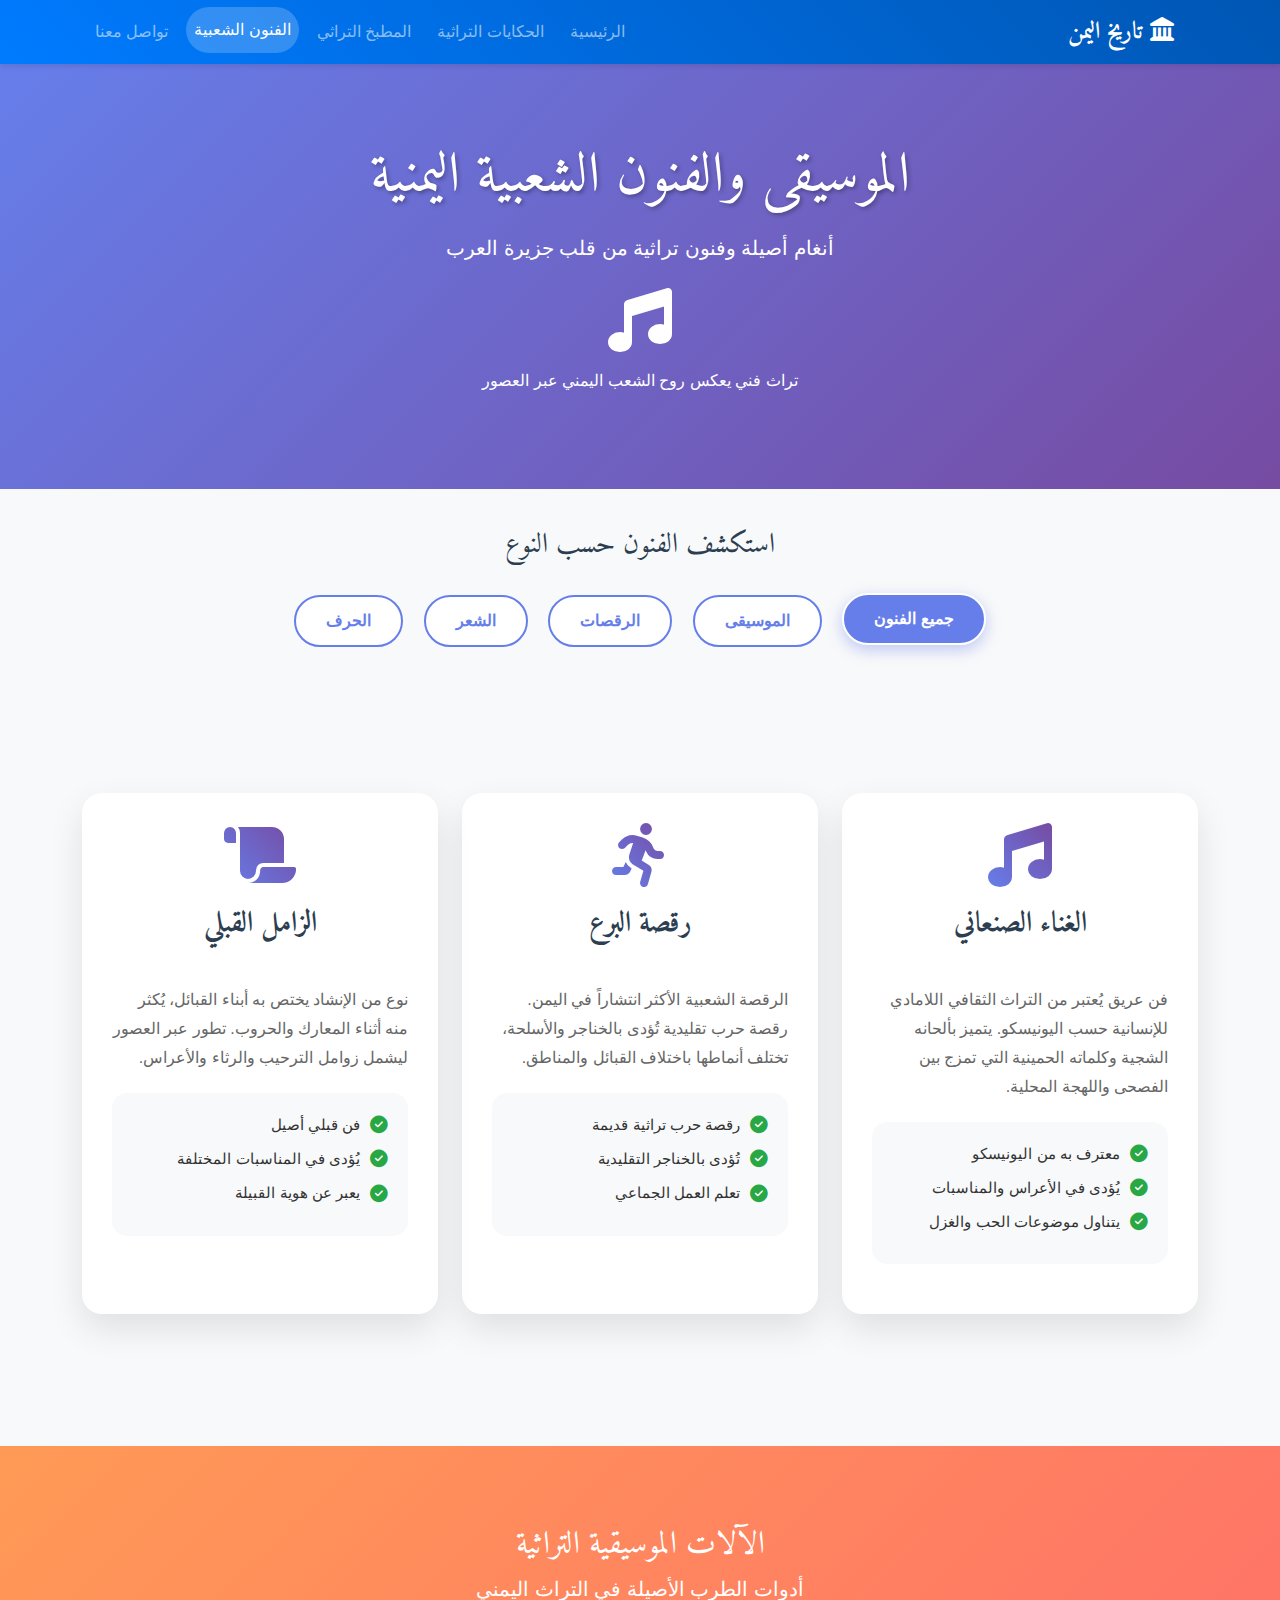
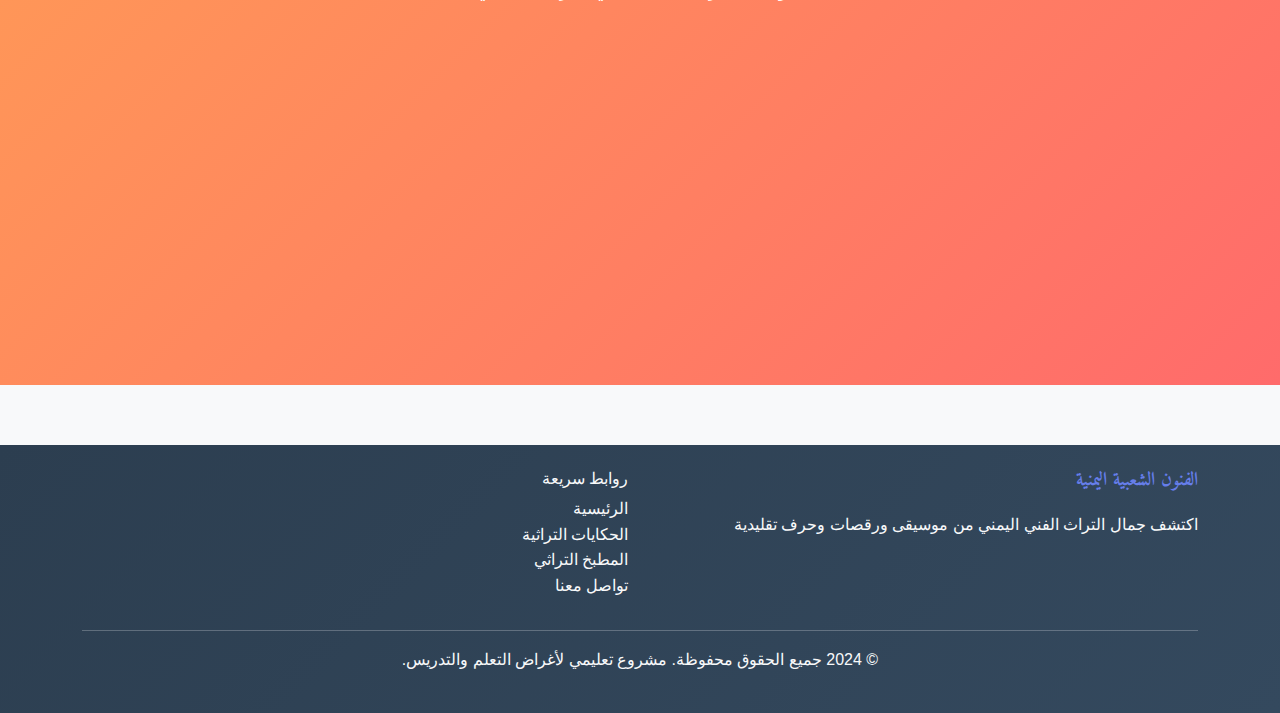
<file: folk-arts.html>
<!DOCTYPE html>
<html lang="ar" dir="rtl">
<head>
    <meta charset="UTF-8">
    <meta name="viewport" content="width=device-width, initial-scale=1.0">
    <title>الموسيقى والفنون الشعبية - تاريخ اليمن</title>
    
    <!-- Bootstrap CSS -->
    <link href="https://cdn.jsdelivr.net/npm/bootstrap@5.3.0/dist/css/bootstrap.min.css" rel="stylesheet">
    
    <!-- Font Awesome -->
    <link rel="stylesheet" href="https://cdnjs.cloudflare.com/ajax/libs/font-awesome/6.4.0/css/all.min.css">
    
    <!-- Google Fonts -->
    <link href="https://fonts.googleapis.com/css2?family=Cairo:wght@300;400;600;700&family=Amiri:wght@400;700&display=swap" rel="stylesheet">
    
    <!-- Custom CSS -->
    <link rel="stylesheet" href="css/style.css">
    
    <style>
        .hero-arts {
            background: linear-gradient(135deg, #667eea 0%, #764ba2 100%);
            color: white;
            padding: 80px 0;
            text-align: center;
        }
        
        .hero-arts h1 {
            font-family: 'Amiri', serif;
            font-size: 3.5rem;
            margin-bottom: 20px;
            text-shadow: 2px 2px 4px rgba(0,0,0,0.3);
        }
        
        .art-card {
            background: white;
            border-radius: 20px;
            box-shadow: 0 15px 35px rgba(0,0,0,0.1);
            transition: all 0.4s ease;
            overflow: hidden;
            height: 100%;
        }
        
        .art-card:hover {
            transform: translateY(-10px);
            box-shadow: 0 25px 50px rgba(0,0,0,0.2);
        }
        
        .art-header {
            padding: 30px;
            text-align: center;
        }
        
        .art-icon {
            font-size: 4rem;
            margin-bottom: 20px;
            background: linear-gradient(45deg, #667eea, #764ba2);
            -webkit-background-clip: text;
            -webkit-text-fill-color: transparent;
            background-clip: text;
        }
        
        .art-title {
            font-family: 'Amiri', serif;
            font-size: 1.8rem;
            font-weight: 700;
            color: #2c3e50;
            margin-bottom: 15px;
        }
        
        .art-body {
            padding: 0 30px 30px 30px;
        }
        
        .art-description {
            color: #666;
            line-height: 1.8;
            margin-bottom: 20px;
        }
        
        .features-list {
            background: #f8f9fa;
            border-radius: 15px;
            padding: 20px;
            margin: 20px 0;
        }
        
        .feature-item {
            display: flex;
            align-items: center;
            margin-bottom: 10px;
            font-size: 0.95rem;
        }
        
        .feature-icon {
            color: #28a745;
            margin-left: 10px;
            font-size: 1.1rem;
        }
        
        .instruments-section {
            background: linear-gradient(135deg, #ff9a56 0%, #ff6b6b 100%);
            color: white;
            padding: 80px 0;
            margin: 60px 0;
        }
        
        .instrument-card {
            background: rgba(255,255,255,0.15);
            backdrop-filter: blur(10px);
            border-radius: 20px;
            padding: 30px;
            text-align: center;
            height: 100%;
            transition: all 0.3s ease;
        }
        
        .instrument-card:hover {
            background: rgba(255,255,255,0.25);
            transform: scale(1.05);
        }
        
        .category-filter {
            background: #f8f9fa;
            padding: 40px 0;
            margin-bottom: 50px;
        }
        
        .category-btn {
            margin: 8px;
            border-radius: 30px;
            padding: 12px 30px;
            border: 2px solid #667eea;
            background: white;
            color: #667eea;
            transition: all 0.3s ease;
            font-weight: 600;
        }
        
        .category-btn.active {
            background: #667eea;
            color: white;
            transform: translateY(-2px);
            box-shadow: 0 5px 15px rgba(102, 126, 234, 0.4);
        }
        
        .fade-in {
            opacity: 0;
            transform: translateY(30px);
            transition: all 0.8s ease;
        }
        
        .fade-in.show {
            opacity: 1;
            transform: translateY(0);
        }
    </style>
</head>

<body>
    <!-- Navigation -->
    <nav class="navbar navbar-expand-lg navbar-dark" style="background: linear-gradient(135deg, #667eea 0%, #764ba2 100%);">
        <div class="container">
            <a class="navbar-brand fw-bold" href="home-fast.html" style="font-family: 'Amiri', serif; font-size: 1.5rem;">
                <i class="fas fa-landmark me-2"></i>
                تاريخ اليمن
            </a>
            
            <button class="navbar-toggler" type="button" data-bs-toggle="collapse" data-bs-target="#navbarNav">
                <span class="navbar-toggler-icon"></span>
            </button>
            
            <div class="collapse navbar-collapse" id="navbarNav">
                <ul class="navbar-nav me-auto">
                    <li class="nav-item">
                        <a class="nav-link" href="home-fast.html">الرئيسية</a>
                    </li>
                    <li class="nav-item">
                        <a class="nav-link" href="stories.html">الحكايات التراثية</a>
                    </li>
                    <li class="nav-item">
                        <a class="nav-link" href="traditional-food.html">المطبخ التراثي</a>
                    </li>
                    <li class="nav-item">
                        <a class="nav-link active" href="folk-arts.html">الفنون الشعبية</a>
                    </li>
                    <li class="nav-item">
                        <a class="nav-link" href="contact.html">تواصل معنا</a>
                    </li>
                </ul>
            </div>
        </div>
    </nav>

    <!-- Hero Section -->
    <section class="hero-arts">
        <div class="container">
            <h1>الموسيقى والفنون الشعبية اليمنية</h1>
            <p class="lead">أنغام أصيلة وفنون تراثية من قلب جزيرة العرب</p>
            <div class="mt-4">
                <i class="fas fa-music fa-4x mb-3"></i>
                <p>تراث فني يعكس روح الشعب اليمني عبر العصور</p>
            </div>
        </div>
    </section>

    <!-- Category Filter -->
    <section class="category-filter">
        <div class="container">
            <div class="text-center">
                <h3 class="mb-4" style="color: #2c3e50; font-family: 'Amiri', serif;">استكشف الفنون حسب النوع</h3>
                <div class="category-buttons">
                    <button class="btn category-btn active" data-category="all">جميع الفنون</button>
                    <button class="btn category-btn" data-category="music">الموسيقى</button>
                    <button class="btn category-btn" data-category="dance">الرقصات</button>
                    <button class="btn category-btn" data-category="poetry">الشعر</button>
                    <button class="btn category-btn" data-category="crafts">الحرف</button>
                </div>
            </div>
        </div>
    </section>

    <!-- Arts Cards Section -->
    <section class="arts-section py-5">
        <div class="container">
            <div id="arts-container" class="row">
                
                <!-- Art 1: Yemeni Folk Music -->
                <div class="col-lg-6 col-xl-4 mb-4 art-item fade-in" data-category="music">
                    <div class="art-card">
                        <div class="art-header">
                            <i class="fas fa-music art-icon"></i>
                            <h3 class="art-title">الغناء الصنعاني</h3>
                        </div>
                        <div class="art-body">
                            <p class="art-description">
                                فن عريق يُعتبر من التراث الثقافي اللامادي للإنسانية حسب اليونيسكو. يتميز بألحانه الشجية 
                                وكلماته الحمينية التي تمزج بين الفصحى واللهجة المحلية.
                            </p>
                            <div class="features-list">
                                <div class="feature-item">
                                    <i class="fas fa-check-circle feature-icon"></i>
                                    <span>معترف به من اليونيسكو</span>
                                </div>
                                <div class="feature-item">
                                    <i class="fas fa-check-circle feature-icon"></i>
                                    <span>يُؤدى في الأعراس والمناسبات</span>
                                </div>
                                <div class="feature-item">
                                    <i class="fas fa-check-circle feature-icon"></i>
                                    <span>يتناول موضوعات الحب والغزل</span>
                                </div>
                            </div>
                        </div>
                    </div>
                </div>

                <!-- Art 2: Al-Bara Dance -->
                <div class="col-lg-6 col-xl-4 mb-4 art-item fade-in" data-category="dance">
                    <div class="art-card">
                        <div class="art-header">
                            <i class="fas fa-running art-icon"></i>
                            <h3 class="art-title">رقصة البرع</h3>
                        </div>
                        <div class="art-body">
                            <p class="art-description">
                                الرقصة الشعبية الأكثر انتشاراً في اليمن. رقصة حرب تقليدية تُؤدى بالخناجر والأسلحة، 
                                تختلف أنماطها باختلاف القبائل والمناطق.
                            </p>
                            <div class="features-list">
                                <div class="feature-item">
                                    <i class="fas fa-check-circle feature-icon"></i>
                                    <span>رقصة حرب تراثية قديمة</span>
                                </div>
                                <div class="feature-item">
                                    <i class="fas fa-check-circle feature-icon"></i>
                                    <span>تُؤدى بالخناجر التقليدية</span>
                                </div>
                                <div class="feature-item">
                                    <i class="fas fa-check-circle feature-icon"></i>
                                    <span>تعلم العمل الجماعي</span>
                                </div>
                            </div>
                        </div>
                    </div>
                </div>

                <!-- Art 3: Zamel Poetry -->
                <div class="col-lg-6 col-xl-4 mb-4 art-item fade-in" data-category="poetry">
                    <div class="art-card">
                        <div class="art-header">
                            <i class="fas fa-scroll art-icon"></i>
                            <h3 class="art-title">الزامل القبلي</h3>
                        </div>
                        <div class="art-body">
                            <p class="art-description">
                                نوع من الإنشاد يختص به أبناء القبائل، يُكثر منه أثناء المعارك والحروب. تطور عبر العصور 
                                ليشمل زوامل الترحيب والرثاء والأعراس.
                            </p>
                            <div class="features-list">
                                <div class="feature-item">
                                    <i class="fas fa-check-circle feature-icon"></i>
                                    <span>فن قبلي أصيل</span>
                                </div>
                                <div class="feature-item">
                                    <i class="fas fa-check-circle feature-icon"></i>
                                    <span>يُؤدى في المناسبات المختلفة</span>
                                </div>
                                <div class="feature-item">
                                    <i class="fas fa-check-circle feature-icon"></i>
                                    <span>يعبر عن هوية القبيلة</span>
                                </div>
                            </div>
                        </div>
                    </div>
                </div>

            </div>
        </div>
    </section>

    <!-- Traditional Instruments Section -->
    <section class="instruments-section">
        <div class="container">
            <div class="text-center mb-5">
                <h2 style="font-family: 'Amiri', serif;">الآلات الموسيقية التراثية</h2>
                <p class="lead">أدوات الطرب الأصيلة في التراث اليمني</p>
            </div>
            
            <div class="row">
                <div class="col-md-3 mb-4">
                    <div class="instrument-card fade-in">
                        <i class="fas fa-drum fa-3x mb-3"></i>
                        <h4>الطبل</h4>
                        <p>آلة إيقاعية أساسية في الموسيقى اليمنية التقليدية</p>
                    </div>
                </div>
                
                <div class="col-md-3 mb-4">
                    <div class="instrument-card fade-in">
                        <i class="fas fa-guitar fa-3x mb-3"></i>
                        <h4>العود</h4>
                        <p>آلة وترية تُستخدم في الغناء الصنعاني والحضرمي</p>
                    </div>
                </div>
                
                <div class="col-md-3 mb-4">
                    <div class="instrument-card fade-in">
                        <i class="fas fa-music fa-3x mb-3"></i>
                        <h4>القانون</h4>
                        <p>آلة وترية تضفي نغمات رقيقة على الألحان اليمنية</p>
                    </div>
                </div>
                
                <div class="col-md-3 mb-4">
                    <div class="instrument-card fade-in">
                        <i class="fas fa-compact-disc fa-3x mb-3"></i>
                        <h4>الرق</h4>
                        <p>آلة إيقاعية تُستخدم في المناسبات والاحتفالات</p>
                    </div>
                </div>
            </div>
        </div>
    </section>

    <!-- Footer -->
    <footer class="footer-section bg-dark text-light py-4">
        <div class="container">
            <div class="row">
                <div class="col-md-6">
                    <h5 style="font-family: 'Amiri', serif; color: #667eea;">الفنون الشعبية اليمنية</h5>
                    <p>اكتشف جمال التراث الفني اليمني من موسيقى ورقصات وحرف تقليدية</p>
                </div>
                <div class="col-md-6">
                    <h6>روابط سريعة</h6>
                    <ul class="list-unstyled">
                        <li><a href="home-fast.html" class="text-light text-decoration-none">الرئيسية</a></li>
                        <li><a href="stories.html" class="text-light text-decoration-none">الحكايات التراثية</a></li>
                        <li><a href="traditional-food.html" class="text-light text-decoration-none">المطبخ التراثي</a></li>
                        <li><a href="contact.html" class="text-light text-decoration-none">تواصل معنا</a></li>
                    </ul>
                </div>
            </div>
            <hr>
            <div class="text-center">
                <p>&copy; 2024 جميع الحقوق محفوظة. مشروع تعليمي لأغراض التعلم والتدريس.</p>
            </div>
        </div>
    </footer>

    <!-- Bootstrap JS -->
    <script src="https://cdn.jsdelivr.net/npm/bootstrap@5.3.0/dist/js/bootstrap.bundle.min.js"></script>
    
    <!-- Custom JavaScript -->
    <script>
        document.addEventListener('DOMContentLoaded', function() {
            const categoryButtons = document.querySelectorAll('.category-btn');
            const artItems = document.querySelectorAll('.art-item');
            
            // Fade in animation
            const observerOptions = {
                threshold: 0.1,
                rootMargin: '0px 0px -50px 0px'
            };
            
            const observer = new IntersectionObserver(function(entries) {
                entries.forEach(entry => {
                    if (entry.isIntersecting) {
                        entry.target.classList.add('show');
                    }
                });
            }, observerOptions);
            
            artItems.forEach(item => {
                observer.observe(item);
            });
            
            // Category filter functionality
            categoryButtons.forEach(button => {
                button.addEventListener('click', function() {
                    const category = this.getAttribute('data-category');
                    
                    // Update active button
                    categoryButtons.forEach(btn => btn.classList.remove('active'));
                    this.classList.add('active');
                    
                    // Filter arts
                    artItems.forEach(item => {
                        const itemCategory = item.getAttribute('data-category');
                        
                        if (category === 'all' || itemCategory === category) {
                            item.style.display = 'block';
                            setTimeout(() => {
                                item.classList.add('show');
                            }, 100);
                        } else {
                            item.classList.remove('show');
                            setTimeout(() => {
                                item.style.display = 'none';
                            }, 300);
                        }
                    });
                });
            });
            
            // Initially show all arts
            setTimeout(() => {
                artItems.forEach(item => {
                    item.classList.add('show');
                });
            }, 100);
        });
    </script>
</body>
</html>
</file>
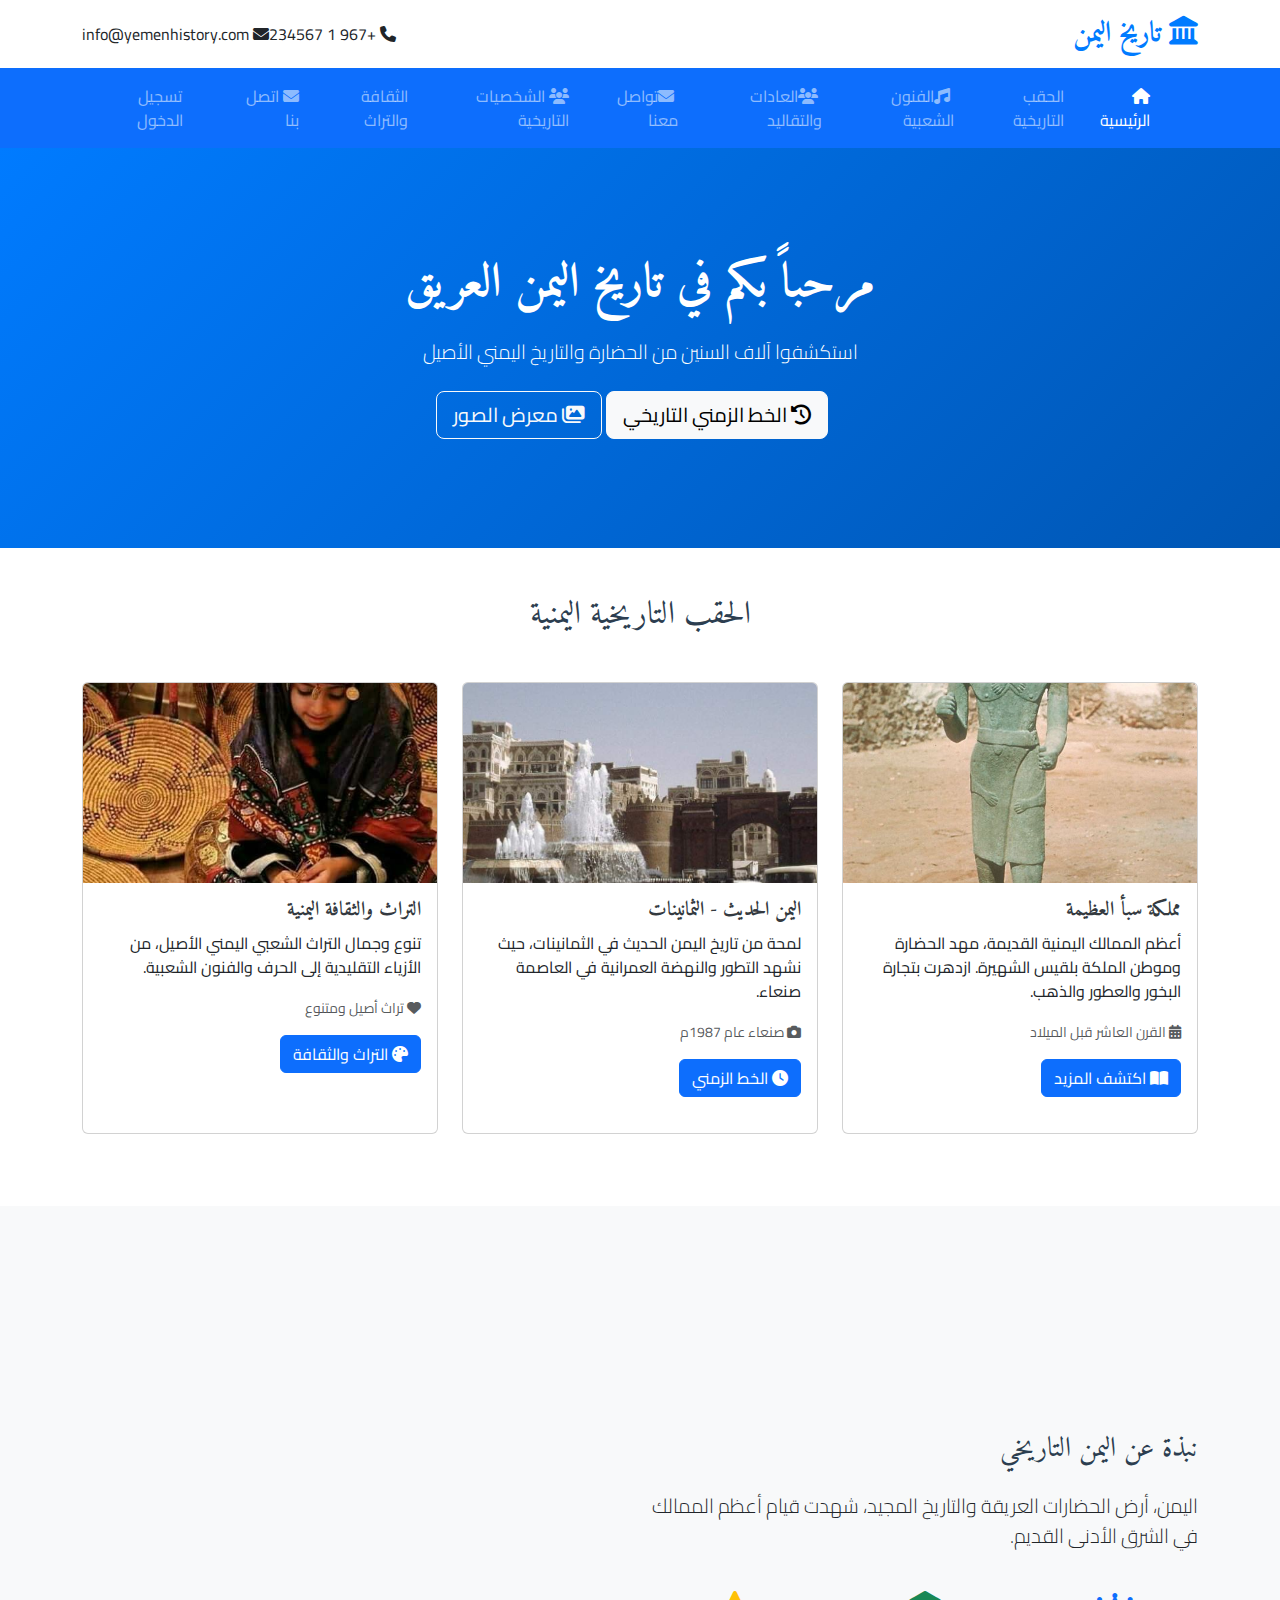
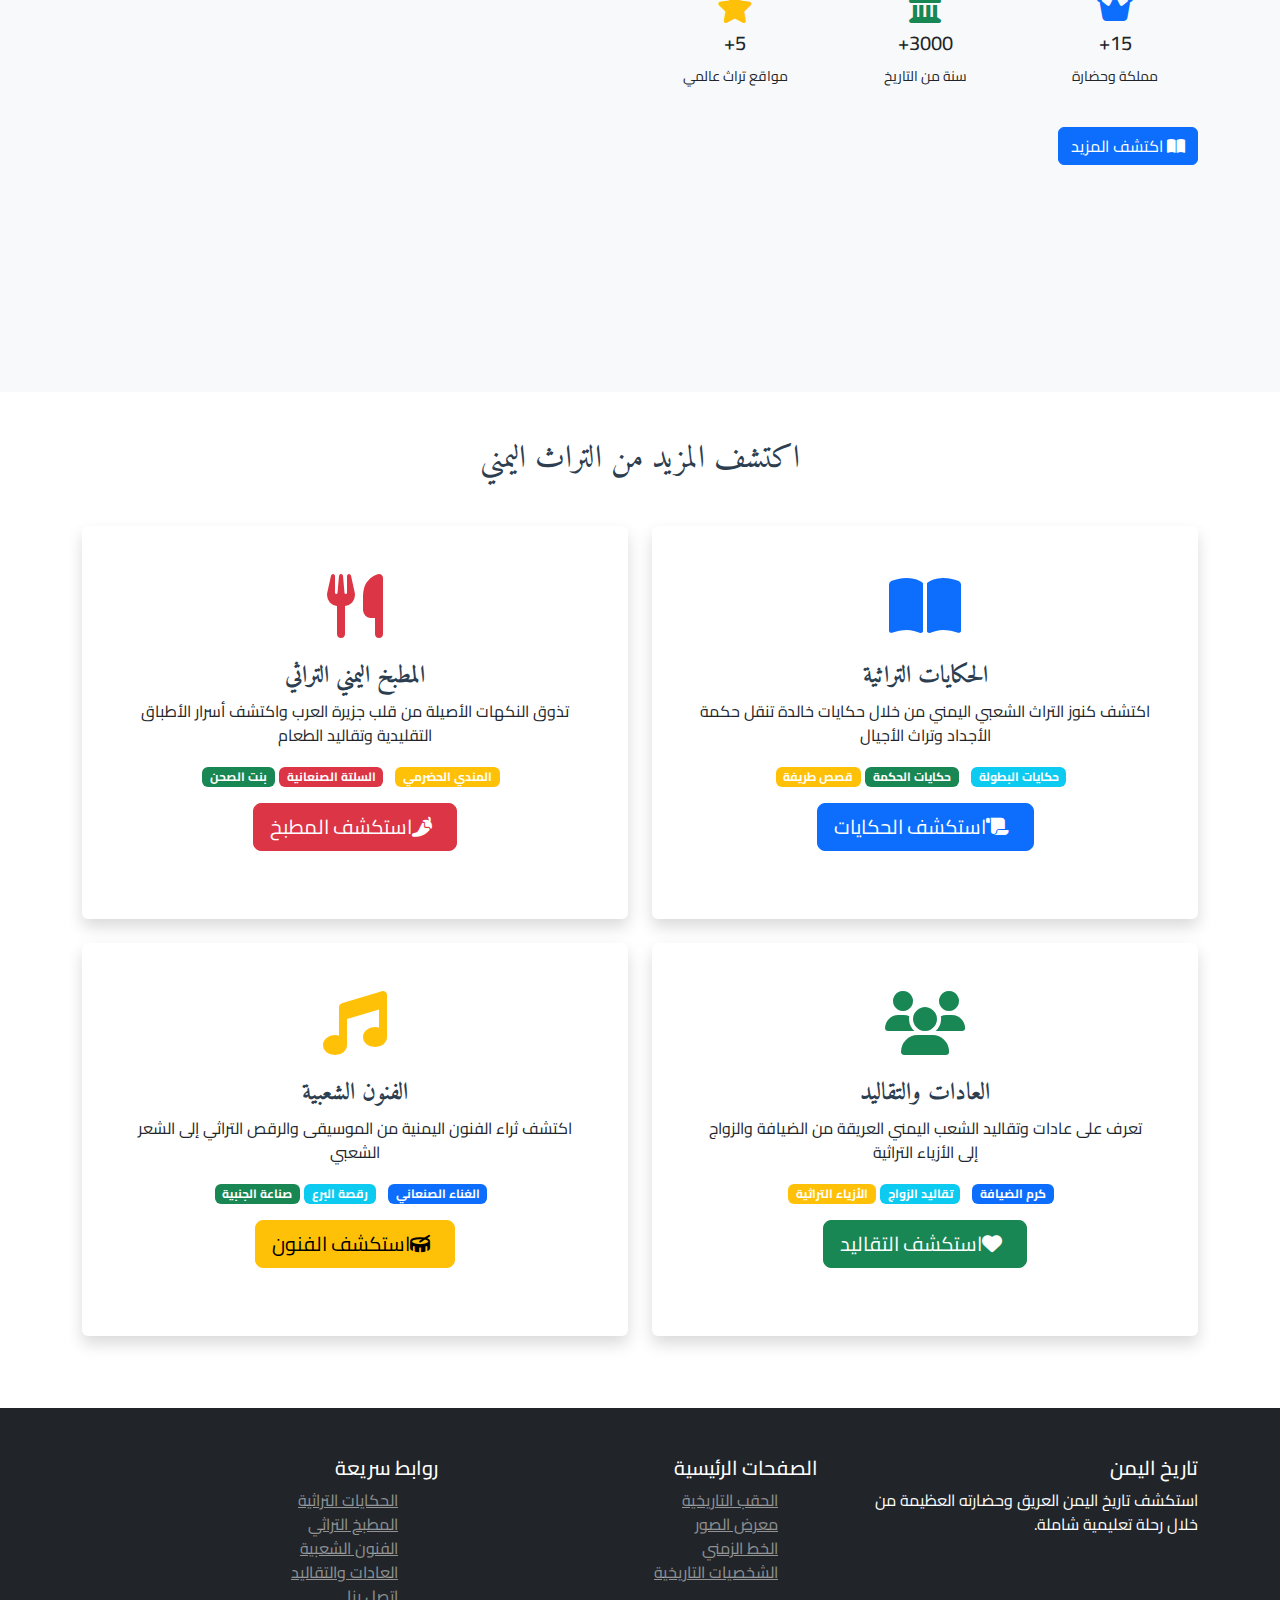
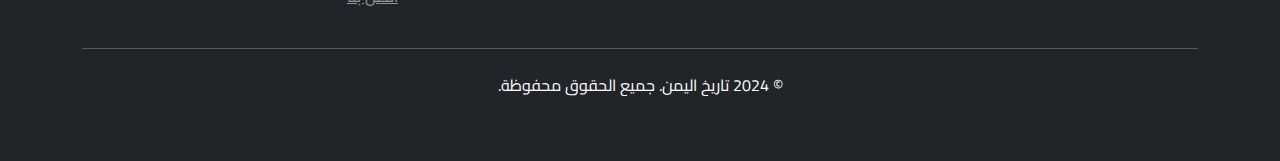
<file: home-fast.html>
<!DOCTYPE html>
<html lang="ar" dir="rtl">
<head>
    <meta charset="UTF-8">
    <meta name="viewport" content="width=device-width, initial-scale=1.0">
    <title>تاريخ اليمن - الحضارة اليمنية العريقة</title>
    
    <!-- Bootstrap CSS -->
    <link href="https://cdn.jsdelivr.net/npm/bootstrap@5.3.0/dist/css/bootstrap.min.css" rel="stylesheet">
    <!-- Font Awesome -->
    <link rel="stylesheet" href="https://cdnjs.cloudflare.com/ajax/libs/font-awesome/6.4.0/css/all.min.css">
    <!-- Google Fonts -->
    <link href="https://fonts.googleapis.com/css2?family=Cairo:wght@400;600;700&family=Amiri:wght@400;700&display=swap" rel="stylesheet">
    
    <style>
        body {
            font-family: 'Cairo', sans-serif;
            direction: rtl;
            text-align: right;
        }
        
        .logo {
            font-family: 'Amiri', serif;
            font-weight: 700;
            color: #007bff;
            margin: 0;
            font-size: 1.8rem;
        }
        
        .hero-section {
            background: linear-gradient(135deg, #007bff 0%, #0056b3 100%);
            color: white;
            padding: 4rem 0;
            text-align: center;
            min-height: 400px;
            display: flex;
            align-items: center;
        }
        
        .hero-section h1 {
            font-family: 'Amiri', serif;
            font-size: 3rem;
            margin-bottom: 1rem;
            font-weight: 700;
        }
        
        .card {
            transition: all 0.3s ease;
            margin-bottom: 20px;
        }
        
        .card:hover {
            transform: translateY(-5px);
            box-shadow: 0 .5rem 1rem rgba(0,0,0,.15);
        }
        
        .card-img-top {
            height: 200px;
            object-fit: cover;
            transition: transform 0.3s ease;
        }
        
        .card:hover .card-img-top {
            transform: scale(1.05);
        }
        
        .card-title {
            font-family: 'Amiri', serif;
            font-weight: 700;
            color: #343a40;
        }
        
        /* Lazy loading style */
        .lazy {
            opacity: 0;
            transition: opacity 0.3s;
        }
        
        .lazy-loaded {
            opacity: 1;
        }
        
        @media (max-width: 768px) {
            .hero-section h1 {
                font-size: 2rem;
            }
            .hero-section {
                padding: 2rem 0;
                min-height: 300px;
            }
        }
    </style>
</head>
<body>
    <!-- Header -->
    <header class="bg-white shadow-sm">
        <div class="container">
            <div class="row align-items-center py-3">
                <div class="col-md-3">
                    <h2 class="logo"><i class="fas fa-landmark"></i> تاريخ اليمن</h2>
                </div>
                <div class="col-md-9">
                    <div class="d-flex justify-content-end">
                        <div class="me-4">
                            <i class="fas fa-phone"></i>
                            <span>+967 1 234567</span>
                        </div>
                        <div>
                            <i class="fas fa-envelope"></i>
                            <span>info@yemenhistory.com</span>
                        </div>
                    </div>
                </div>
            </div>
        </div>
    </header>

    <!-- Navigation -->
    <nav class="navbar navbar-expand-lg navbar-dark bg-primary">
        <div class="container">
            <button class="navbar-toggler" type="button" data-bs-toggle="collapse" data-bs-target="#navbarNav">
                <span class="navbar-toggler-icon"></span>
            </button>
            <div class="collapse navbar-collapse" id="navbarNav">
                <ul class="navbar-nav me-auto">
                    <li class="nav-item">
                        <a class="nav-link active" href="home-fast.html"><i class="fas fa-home"></i> الرئيسية</a>
                    </li>
                    <li class="nav-item">
                        <a class="nav-link" href="destinations.html">الحقب التاريخية</a>
                    </li>
                    <li class="nav-item">
                        <a class="nav-link" href="folk-arts.html">
                            <i class="fas fa-music me-1"></i>الفنون الشعبية
                        </a>
                    </li>
                    <li class="nav-item">
                        <a class="nav-link" href="customs.html">
                            <i class="fas fa-users me-1"></i>العادات والتقاليد
                        </a>
                    </li>
                    <li class="nav-item">
                        <a class="nav-link" href="contact.html">
                            <i class="fas fa-envelope me-1"></i>تواصل معنا
                        </a>
                    </li>
                    <li class="nav-item">
                        <a class="nav-link" href="figures.html"><i class="fas fa-users"></i> الشخصيات التاريخية</a>
                    </li>
                    <li class="nav-item">
                        <a class="nav-link" href="offers.html">الثقافة والتراث</a>
                    </li>
                    <li class="nav-item">
                        <a class="nav-link" href="contact.html"><i class="fas fa-envelope"></i> اتصل بنا</a>
                    </li>
                    <li class="nav-item ms-3">
                        <a class="nav-link btn btn-outline-light px-3" href="index.html">تسجيل الدخول</a>
                    </li>
                </ul>
            </div>
        </div>
    </nav>

    <!-- Hero Section -->
    <section class="hero-section">
        <div class="container">
            <h1 class="display-4 fw-bold mb-4">مرحباً بكم في تاريخ اليمن العريق</h1>
            <p class="lead mb-4">استكشفوا آلاف السنين من الحضارة والتاريخ اليمني الأصيل</p>
            <a href="timeline.html" class="btn btn-light btn-lg me-3">
                <i class="fas fa-history"></i> الخط الزمني التاريخي
            </a>
            <a href="gallery.html" class="btn btn-outline-light btn-lg">
                <i class="fas fa-images"></i> معرض الصور
            </a>
        </div>
    </section>

    <!-- Historical Periods Section -->
    <section class="py-5">
        <div class="container">
            <h2 class="text-center mb-5" style="font-family: 'Amiri', serif; color: #2c3e50;">الحقب التاريخية اليمنية</h2>
            <div class="row">
                <div class="col-lg-4 mb-4">
                    <div class="card h-100">
                        <img src="images/مملكة سبأ - تاريخ اليمن (ممالك اليمن القديم).jpeg" 
                             class="card-img-top" 
                             alt="مملكة سبأ"
                             loading="lazy">
                        <div class="card-body">
                            <h5 class="card-title">مملكة سبأ العظيمة</h5>
                            <p class="card-text">أعظم الممالك اليمنية القديمة، مهد الحضارة وموطن الملكة بلقيس الشهيرة. ازدهرت بتجارة البخور والعطور والذهب.</p>
                            <div class="mt-3">
                                <small class="text-muted">
                                    <i class="fas fa-calendar-alt"></i> القرن العاشر قبل الميلاد
                                </small>
                            </div>
                            <a href="destinations.html" class="btn btn-primary mt-3">
                                <i class="fas fa-book-open"></i> اكتشف المزيد
                            </a>
                        </div>
                    </div>
                </div>

                <div class="col-lg-4 mb-4">
                    <div class="card h-100">
                        <img src="images/باب اليمن - صنعاء عام 1987م_.jpeg" 
                             class="card-img-top" 
                             alt="اليمن في الثمانينات"
                             loading="lazy">
                        <div class="card-body">
                            <h5 class="card-title">اليمن الحديث - الثمانينات</h5>
                            <p class="card-text">لمحة من تاريخ اليمن الحديث في الثمانينات، حيث نشهد التطور والنهضة العمرانية في العاصمة صنعاء.</p>
                            <div class="mt-3">
                                <small class="text-muted">
                                    <i class="fas fa-camera"></i> صنعاء عام 1987م
                                </small>
                            </div>
                            <a href="timeline.html" class="btn btn-primary mt-3">
                                <i class="fas fa-clock"></i> الخط الزمني
                            </a>
                        </div>
                    </div>
                </div>

                <div class="col-lg-4 mb-4">
                    <div class="card h-100">
                        <img src="images/بالصور التراث اليمني ازياء وملابس يمنية 2020.jpeg" 
                             class="card-img-top" 
                             alt="التراث اليمني"
                             loading="lazy">
                        <div class="card-body">
                            <h5 class="card-title">التراث والثقافة اليمنية</h5>
                            <p class="card-text">تنوع وجمال التراث الشعبي اليمني الأصيل، من الأزياء التقليدية إلى الحرف والفنون الشعبية.</p>
                            <div class="mt-3">
                                <small class="text-muted">
                                    <i class="fas fa-heart"></i> تراث أصيل ومتنوع
                                </small>
                            </div>
                            <a href="offers.html" class="btn btn-primary mt-3">
                                <i class="fas fa-palette"></i> التراث والثقافة
                            </a>
                        </div>
                    </div>
                </div>
            </div>
        </div>
    </section>

    <!-- Quick Facts Section -->
    <section class="py-5 bg-light">
        <div class="container">
            <div class="row align-items-center">
                <div class="col-lg-6">
                    <h3 class="mb-4" style="font-family: 'Amiri', serif; color: #2c3e50;">نبذة عن اليمن التاريخي</h3>
                    <p class="lead mb-4">اليمن، أرض الحضارات العريقة والتاريخ المجيد، شهدت قيام أعظم الممالك في الشرق الأدنى القديم.</p>
                    
                    <div class="row text-center mb-4">
                        <div class="col-md-4">
                            <div class="p-3">
                                <i class="fas fa-crown fa-2x text-primary mb-2"></i>
                                <h5>15+</h5>
                                <small>مملكة وحضارة</small>
                            </div>
                        </div>
                        <div class="col-md-4">
                            <div class="p-3">
                                <i class="fas fa-landmark fa-2x text-success mb-2"></i>
                                <h5>3000+</h5>
                                <small>سنة من التاريخ</small>
                            </div>
                        </div>
                        <div class="col-md-4">
                            <div class="p-3">
                                <i class="fas fa-star fa-2x text-warning mb-2"></i>
                                <h5>5+</h5>
                                <small>مواقع تراث عالمي</small>
                            </div>
                        </div>
                    </div>
                    
                    <a href="destinations.html" class="btn btn-primary">
                        <i class="fas fa-book-open"></i> اكتشف المزيد
                    </a>
                </div>
                <div class="col-lg-6">
                    <img src="images/صنعاء القديمة اليمن Old Sana'a Yemen 🇾🇪.jpeg" 
                         alt="صنعاء القديمة" 
                         class="img-fluid rounded shadow"
                         loading="lazy">
                </div>
            </div>
        </div>
    </section>

    <!-- New Features Section -->
    <section class="py-5">
        <div class="container">
            <h2 class="text-center mb-5" style="font-family: 'Amiri', serif; color: #2c3e50;">اكتشف المزيد من التراث اليمني</h2>
            <div class="row">
                <div class="col-lg-6 mb-4">
                    <div class="card h-100 border-0 shadow">
                        <div class="card-body text-center p-5">
                            <div class="mb-4">
                                <i class="fas fa-book-open fa-4x text-primary"></i>
                            </div>
                            <h4 class="card-title" style="font-family: 'Amiri', serif; color: #2c3e50;">الحكايات التراثية</h4>
                            <p class="card-text">اكتشف كنوز التراث الشعبي اليمني من خلال حكايات خالدة تنقل حكمة الأجداد وتراث الأجيال</p>
                            <div class="mb-3">
                                <span class="badge bg-info me-2">حكايات البطولة</span>
                                <span class="badge bg-success me-2">حكايات الحكمة</span>
                                <span class="badge bg-warning">قصص طريفة</span>
                            </div>
                            <a href="stories.html" class="btn btn-primary btn-lg">
                                <i class="fas fa-scroll me-2"></i>استكشف الحكايات
                            </a>
                        </div>
                    </div>
                </div>
                
                <div class="col-lg-6 mb-4">
                    <div class="card h-100 border-0 shadow">
                        <div class="card-body text-center p-5">
                            <div class="mb-4">
                                <i class="fas fa-utensils fa-4x text-danger"></i>
                            </div>
                            <h4 class="card-title" style="font-family: 'Amiri', serif; color: #2c3e50;">المطبخ اليمني التراثي</h4>
                            <p class="card-text">تذوق النكهات الأصيلة من قلب جزيرة العرب واكتشف أسرار الأطباق التقليدية وتقاليد الطعام</p>
                            <div class="mb-3">
                                <span class="badge bg-warning me-2">المندي الحضرمي</span>
                                <span class="badge bg-danger me-2">السلتة الصنعانية</span>
                                <span class="badge bg-success">بنت الصحن</span>
                            </div>
                            <a href="traditional-food.html" class="btn btn-danger btn-lg">
                                <i class="fas fa-pepper-hot me-2"></i>استكشف المطبخ
                            </a>
                        </div>
                    </div>
                </div>
                
                <div class="col-lg-6 mb-4">
                    <div class="card h-100 border-0 shadow">
                        <div class="card-body text-center p-5">
                            <div class="mb-4">
                                <i class="fas fa-users fa-4x text-success"></i>
                            </div>
                            <h4 class="card-title" style="font-family: 'Amiri', serif; color: #2c3e50;">العادات والتقاليد</h4>
                            <p class="card-text">تعرف على عادات وتقاليد الشعب اليمني العريقة من الضيافة والزواج إلى الأزياء التراثية</p>
                            <div class="mb-3">
                                <span class="badge bg-primary me-2">كرم الضيافة</span>
                                <span class="badge bg-info me-2">تقاليد الزواج</span>
                                <span class="badge bg-warning">الأزياء التراثية</span>
                            </div>
                            <a href="customs.html" class="btn btn-success btn-lg">
                                <i class="fas fa-heart me-2"></i>استكشف التقاليد
                            </a>
                        </div>
                    </div>
                </div>
                
                <div class="col-lg-6 mb-4">
                    <div class="card h-100 border-0 shadow">
                        <div class="card-body text-center p-5">
                            <div class="mb-4">
                                <i class="fas fa-music fa-4x text-warning"></i>
                            </div>
                            <h4 class="card-title" style="font-family: 'Amiri', serif; color: #2c3e50;">الفنون الشعبية</h4>
                            <p class="card-text">اكتشف ثراء الفنون اليمنية من الموسيقى والرقص التراثي إلى الشعر الشعبي</p>
                            <div class="mb-3">
                                <span class="badge bg-primary me-2">الغناء الصنعاني</span>
                                <span class="badge bg-info me-2">رقصة البرع</span>
                                <span class="badge bg-success">صناعة الجنبية</span>
                            </div>
                            <a href="folk-arts.html" class="btn btn-warning btn-lg">
                                <i class="fas fa-drum me-2"></i>استكشف الفنون
                            </a>
                        </div>
                    </div>
                </div>
            </div>
        </div>
    </section>

    <!-- Footer -->
    <footer class="bg-dark text-white py-5">
        <div class="container">
            <div class="row">
                <div class="col-md-4">
                    <h5>تاريخ اليمن</h5>
                    <p>استكشف تاريخ اليمن العريق وحضارته العظيمة من خلال رحلة تعليمية شاملة.</p>
                </div>
                <div class="col-md-4">
                    <h5>الصفحات الرئيسية</h5>
                    <ul class="list-unstyled">
                        <li><a href="destinations.html" class="text-white-50">الحقب التاريخية</a></li>
                        <li><a href="gallery.html" class="text-white-50">معرض الصور</a></li>
                        <li><a href="timeline.html" class="text-white-50">الخط الزمني</a></li>
                        <li><a href="figures.html" class="text-white-50">الشخصيات التاريخية</a></li>
                    </ul>
                </div>
                <div class="col-md-4">
                    <h5>روابط سريعة</h5>
                    <ul class="list-unstyled">
                        <li><a href="stories.html" class="text-white-50">الحكايات التراثية</a></li>
                        <li><a href="traditional-food.html" class="text-white-50">المطبخ التراثي</a></li>
                        <li><a href="folk-arts.html" class="text-white-50">الفنون الشعبية</a></li>
                        <li><a href="customs.html" class="text-white-50">العادات والتقاليد</a></li>
                        <li><a href="contact.html" class="text-white-50">اتصل بنا</a></li>
                    </ul>
                </div>
            </div>
            <hr class="my-4">
            <div class="text-center">
                <p>&copy; 2024 تاريخ اليمن. جميع الحقوق محفوظة.</p>
            </div>
        </div>
    </footer>

    <!-- Bootstrap JS -->
    <script src="https://cdn.jsdelivr.net/npm/bootstrap@5.3.0/dist/js/bootstrap.bundle.min.js"></script>
    
    <!-- Simple Lazy Loading Script -->
    <script>
        // Simple lazy loading fallback
        document.addEventListener('DOMContentLoaded', function() {
            const images = document.querySelectorAll('img[loading="lazy"]');
            
            if ('IntersectionObserver' in window) {
                const imageObserver = new IntersectionObserver((entries, observer) => {
                    entries.forEach(entry => {
                        if (entry.isIntersecting) {
                            const img = entry.target;
                            img.classList.add('lazy-loaded');
                            observer.unobserve(img);
                        }
                    });
                });

                images.forEach(img => {
                    img.classList.add('lazy');
                    imageObserver.observe(img);
                });
            } else {
                // Fallback for older browsers
                images.forEach(img => {
                    img.classList.add('lazy-loaded');
                });
            }
        });
    </script>
</body>
</html>
</file>
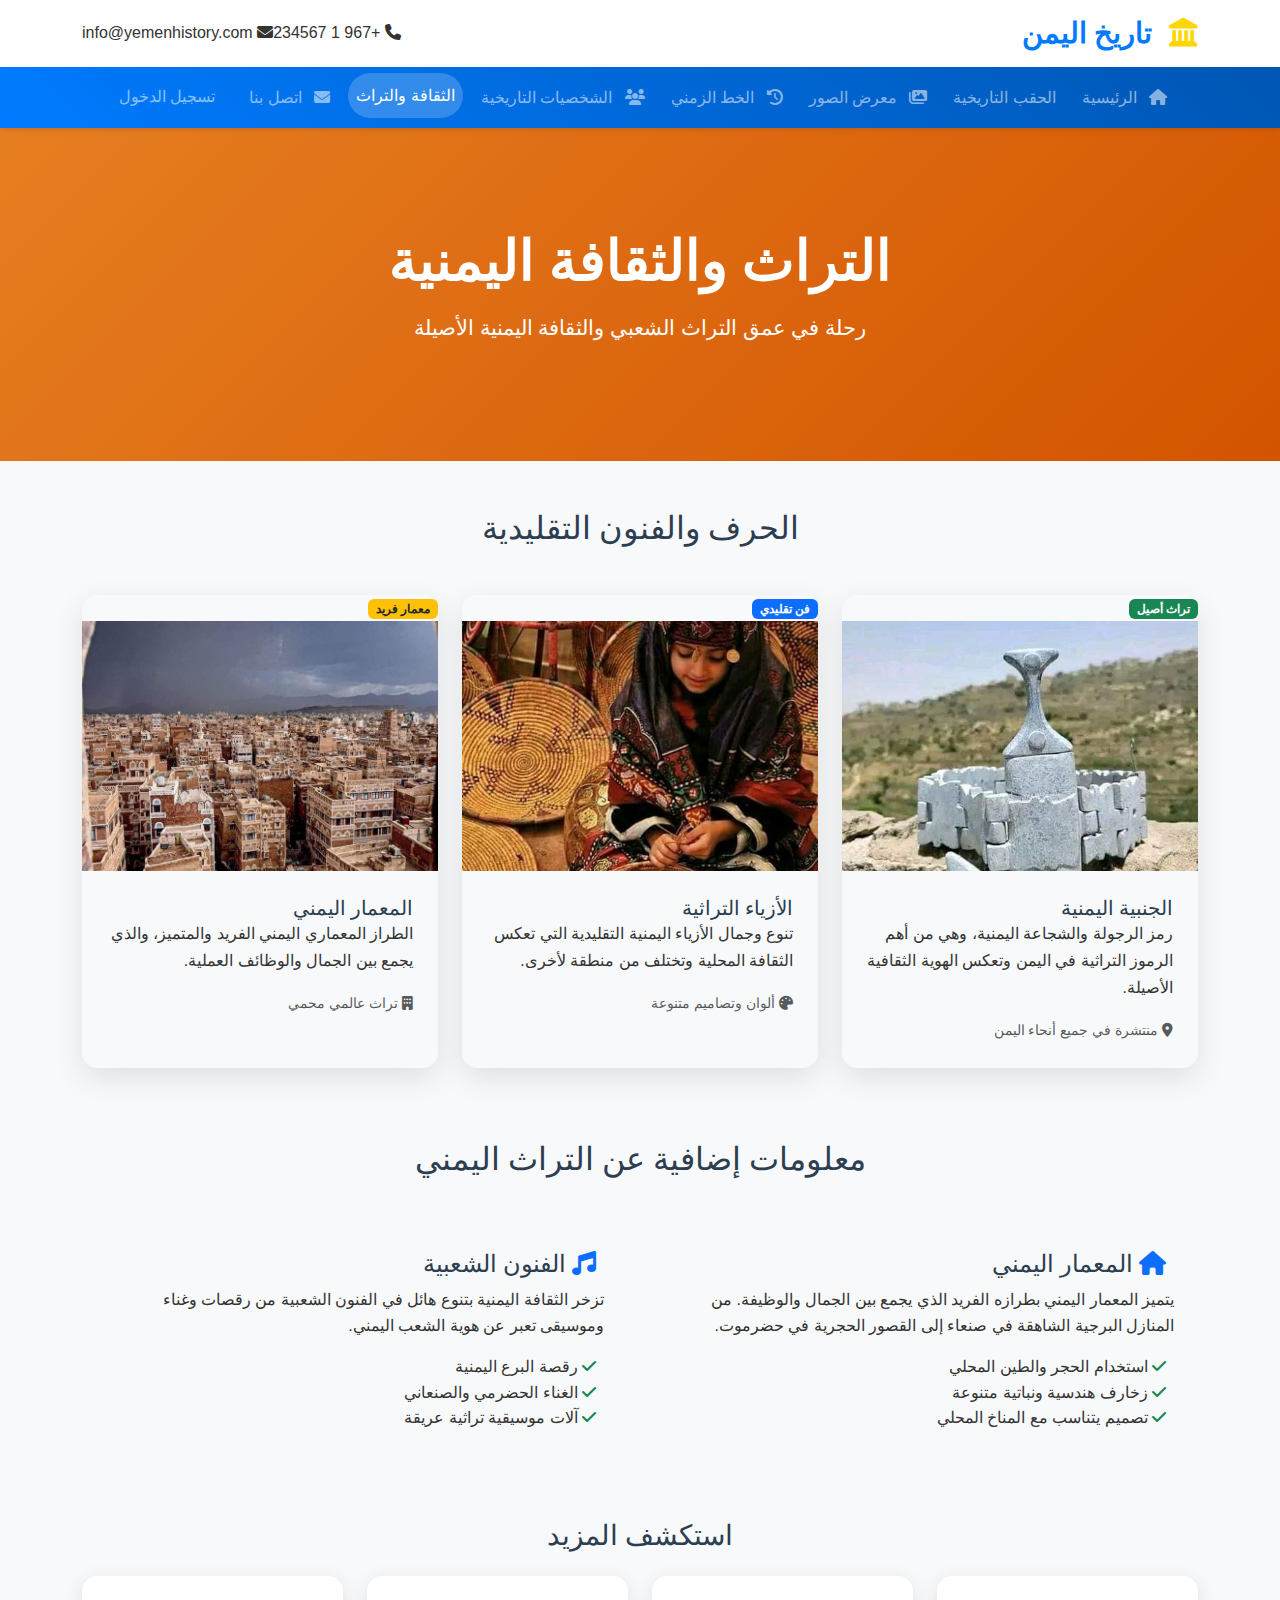
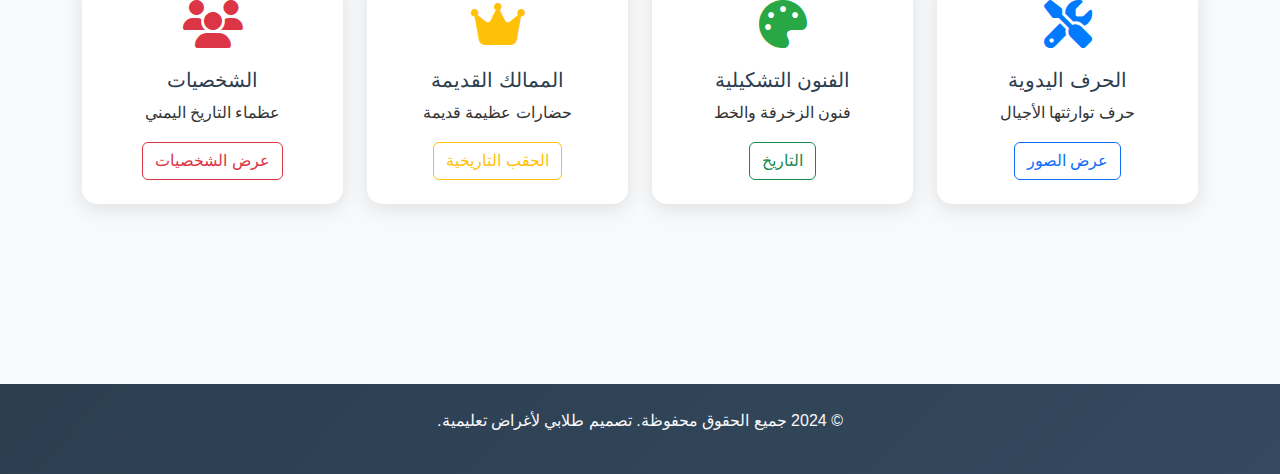
<file: offers.html>
<!DOCTYPE html>
<html lang="ar" dir="rtl">
<head>
    <meta charset="UTF-8">
    <meta name="viewport" content="width=device-width, initial-scale=1.0">
    <title>التراث والثقافة - تاريخ اليمن</title>
    
    <link href="https://cdn.jsdelivr.net/npm/bootstrap@5.3.0/dist/css/bootstrap.min.css" rel="stylesheet">
    <link rel="stylesheet" href="https://cdnjs.cloudflare.com/ajax/libs/font-awesome/6.4.0/css/all.min.css">
    <link rel="stylesheet" href="css/style.css">
</head>
<body>
    <!-- Header -->
    <header class="bg-white shadow-sm">
        <div class="container">
            <div class="row align-items-center py-3">
                <div class="col-md-3">
                    <h2 class="logo" style="font-family: 'Amiri', serif; font-weight: 700; color: #007bff; margin: 0; font-size: 1.8rem;"><i class="fas fa-landmark"></i> تاريخ اليمن</h2>
                </div>
                <div class="col-md-9">
                    <div class="d-flex justify-content-end">
                        <div class="me-4">
                            <i class="fas fa-phone"></i>
                            <span>+967 1 234567</span>
                        </div>
                        <div>
                            <i class="fas fa-envelope"></i>
                            <span>info@yemenhistory.com</span>
                        </div>
                    </div>
                </div>
            </div>
        </div>
    </header>

    <!-- Navigation -->
    <nav class="navbar navbar-expand-lg navbar-dark bg-primary">
        <div class="container">
            <button class="navbar-toggler" type="button" data-bs-toggle="collapse" data-bs-target="#navbarNav">
                <span class="navbar-toggler-icon"></span>
            </button>
            <div class="collapse navbar-collapse" id="navbarNav">
                <ul class="navbar-nav me-auto">
                    <li class="nav-item">
                        <a class="nav-link" href="home-fast.html"><i class="fas fa-home"></i> الرئيسية</a>
                    </li>
                    <li class="nav-item">
                        <a class="nav-link" href="destinations.html">الحقب التاريخية</a>
                    </li>
                    <li class="nav-item">
                        <a class="nav-link" href="gallery.html"><i class="fas fa-images"></i> معرض الصور</a>
                    </li>
                    <li class="nav-item">
                        <a class="nav-link" href="timeline.html"><i class="fas fa-history"></i> الخط الزمني</a>
                    </li>
                    <li class="nav-item">
                        <a class="nav-link" href="figures.html"><i class="fas fa-users"></i> الشخصيات التاريخية</a>
                    </li>
                    <li class="nav-item">
                        <a class="nav-link active" href="offers.html">الثقافة والتراث</a>
                    </li>
                    <li class="nav-item">
                        <a class="nav-link" href="contact.html"><i class="fas fa-envelope"></i> اتصل بنا</a>
                    </li>
                    <li class="nav-item ms-3">
                        <a class="nav-link btn btn-outline-light px-3" href="index.html">تسجيل الدخول</a>
                    </li>
                </ul>
            </div>
        </div>
    </nav>

    <!-- Hero Section -->
    <section class="hero-section" style="background: linear-gradient(135deg, #e67e22 0%, #d35400 100%); color: white; padding: 100px 0; text-align: center;">
        <div class="container">
            <h1 class="display-4 fw-bold mb-3" style="font-family: 'Amiri', serif;">التراث والثقافة اليمنية</h1>
            <p class="lead" style="font-size: 1.3rem;">رحلة في عمق التراث الشعبي والثقافة اليمنية الأصيلة</p>
        </div>
    </section>

    <!-- Main Content -->
    <main class="py-5">
        <div class="container">
            <!-- Traditional Arts and Crafts -->
            <section class="traditional-arts mb-5">
                <h2 class="text-center mb-5" style="font-family: 'Amiri', serif; color: #2c3e50;">الحرف والفنون التقليدية</h2>
                <div class="row">
                    <div class="col-lg-4 mb-4">
                        <div class="culture-card h-100" style="border-radius: 15px; box-shadow: 0 10px 30px rgba(0,0,0,0.1); transition: transform 0.3s ease;">
                            <div class="culture-badge">
                                <span class="badge bg-success">تراث أصيل</span>
                            </div>
                            <img src="images/اليمن - جنبية تم نحتها من الحجر في محافظة صعدة….jpeg" class="card-img-top" alt="الجنبية اليمنية" style="height: 250px; object-fit: cover;">
                            <div class="card-body" style="padding: 25px;">
                                <h5 class="card-title" style="font-family: 'Amiri', serif; color: #2c3e50;">الجنبية اليمنية</h5>
                                <p class="card-text" style="font-family: 'Cairo', sans-serif; line-height: 1.7;">رمز الرجولة والشجاعة اليمنية، وهي من أهم الرموز التراثية في اليمن وتعكس الهوية الثقافية الأصيلة.</p>
                                <div class="culture-info">
                                    <small class="text-muted"><i class="fas fa-map-marker-alt"></i> منتشرة في جميع أنحاء اليمن</small>
                                </div>
                            </div>
                        </div>
                    </div>
                    
                    <div class="col-lg-4 mb-4">
                        <div class="culture-card h-100" style="border-radius: 15px; box-shadow: 0 10px 30px rgba(0,0,0,0.1); transition: transform 0.3s ease;">
                            <div class="culture-badge">
                                <span class="badge bg-primary">فن تقليدي</span>
                            </div>
                            <img src="images/بالصور التراث اليمني ازياء وملابس يمنية 2020.jpeg" class="card-img-top" alt="الأزياء التراثية" style="height: 250px; object-fit: cover;">
                            <div class="card-body" style="padding: 25px;">
                                <h5 class="card-title" style="font-family: 'Amiri', serif; color: #2c3e50;">الأزياء التراثية</h5>
                                <p class="card-text" style="font-family: 'Cairo', sans-serif; line-height: 1.7;">تنوع وجمال الأزياء اليمنية التقليدية التي تعكس الثقافة المحلية وتختلف من منطقة لأخرى.</p>
                                <div class="culture-info">
                                    <small class="text-muted"><i class="fas fa-palette"></i> ألوان وتصاميم متنوعة</small>
                                </div>
                            </div>
                        </div>
                    </div>
                    
                    <div class="col-lg-4 mb-4">
                        <div class="culture-card h-100" style="border-radius: 15px; box-shadow: 0 10px 30px rgba(0,0,0,0.1); transition: transform 0.3s ease;">
                            <div class="culture-badge">
                                <span class="badge bg-warning text-dark">معمار فريد</span>
                            </div>
                            <img src="images/صنعاء القديمة اليمن Old Sana'a Yemen 🇾🇪.jpeg" class="card-img-top" alt="المعمار اليمني" style="height: 250px; object-fit: cover;">
                            <div class="card-body" style="padding: 25px;">
                                <h5 class="card-title" style="font-family: 'Amiri', serif; color: #2c3e50;">المعمار اليمني</h5>
                                <p class="card-text" style="font-family: 'Cairo', sans-serif; line-height: 1.7;">الطراز المعماري اليمني الفريد والمتميز، والذي يجمع بين الجمال والوظائف العملية.</p>
                                <div class="culture-info">
                                    <small class="text-muted"><i class="fas fa-building"></i> تراث عالمي محمي</small>
                                </div>
                            </div>
                        </div>
                    </div>
                </div>
            </section>

            <!-- Additional Heritage Information -->
            <section class="heritage-info mb-5">
                <h2 class="text-center mb-5" style="font-family: 'Amiri', serif; color: #2c3e50;">معلومات إضافية عن التراث اليمني</h2>
                <div class="row">
                    <div class="col-lg-6 mb-4">
                        <div class="heritage-card p-4" style="background: #f8f9fa; border-radius: 15px; height: 100%;">
                            <h4 style="color: #2c3e50; font-family: 'Amiri', serif;">
                                <i class="fas fa-home text-primary me-2"></i>
                                المعمار اليمني
                            </h4>
                            <p>يتميز المعمار اليمني بطرازه الفريد الذي يجمع بين الجمال والوظيفة. من المنازل البرجية الشاهقة في صنعاء إلى القصور الحجرية في حضرموت.</p>
                            <ul class="list-unstyled">
                                <li><i class="fas fa-check text-success me-2"></i> استخدام الحجر والطين المحلي</li>
                                <li><i class="fas fa-check text-success me-2"></i> زخارف هندسية ونباتية متنوعة</li>
                                <li><i class="fas fa-check text-success me-2"></i> تصميم يتناسب مع المناخ المحلي</li>
                            </ul>
                        </div>
                    </div>
                    
                    <div class="col-lg-6 mb-4">
                        <div class="heritage-card p-4" style="background: #f8f9fa; border-radius: 15px; height: 100%;">
                            <h4 style="color: #2c3e50; font-family: 'Amiri', serif;">
                                <i class="fas fa-music text-primary me-2"></i>
                                الفنون الشعبية
                            </h4>
                            <p>تزخر الثقافة اليمنية بتنوع هائل في الفنون الشعبية من رقصات وغناء وموسيقى تعبر عن هوية الشعب اليمني.</p>
                            <ul class="list-unstyled">
                                <li><i class="fas fa-check text-success me-2"></i> رقصة البرع اليمنية</li>
                                <li><i class="fas fa-check text-success me-2"></i> الغناء الحضرمي والصنعاني</li>
                                <li><i class="fas fa-check text-success me-2"></i> آلات موسيقية تراثية عريقة</li>
                            </ul>
                        </div>
                    </div>
                </div>
                
                <!-- Heritage Categories -->
                <div class="row mt-4">
                    <div class="col-12">
                        <h3 class="mb-4 text-center" style="font-family: 'Amiri', serif; color: #2c3e50;">استكشف المزيد</h3>
                    </div>
                    <div class="col-md-3 mb-4">
                        <div class="category-card text-center p-4" style="background: white; border-radius: 15px; box-shadow: 0 5px 20px rgba(0,0,0,0.1); transition: all 0.3s ease; height: 100%;">
                            <i class="fas fa-tools" style="font-size: 3rem; color: #007bff; margin-bottom: 20px;"></i>
                            <h5 style="color: #2c3e50;">الحرف اليدوية</h5>
                            <p>حرف توارثتها الأجيال</p>
                            <a href="gallery.html" class="btn btn-outline-primary">عرض الصور</a>
                        </div>
                    </div>
                    <div class="col-md-3 mb-4">
                        <div class="category-card text-center p-4" style="background: white; border-radius: 15px; box-shadow: 0 5px 20px rgba(0,0,0,0.1); transition: all 0.3s ease; height: 100%;">
                            <i class="fas fa-palette" style="font-size: 3rem; color: #28a745; margin-bottom: 20px;"></i>
                            <h5 style="color: #2c3e50;">الفنون التشكيلية</h5>
                            <p>فنون الزخرفة والخط</p>
                            <a href="timeline.html" class="btn btn-outline-success">التاريخ</a>
                        </div>
                    </div>
                    <div class="col-md-3 mb-4">
                        <div class="category-card text-center p-4" style="background: white; border-radius: 15px; box-shadow: 0 5px 20px rgba(0,0,0,0.1); transition: all 0.3s ease; height: 100%;">
                            <i class="fas fa-crown" style="font-size: 3rem; color: #ffc107; margin-bottom: 20px;"></i>
                            <h5 style="color: #2c3e50;">الممالك القديمة</h5>
                            <p>حضارات عظيمة قديمة</p>
                            <a href="destinations.html" class="btn btn-outline-warning">الحقب التاريخية</a>
                        </div>
                    </div>
                    <div class="col-md-3 mb-4">
                        <div class="category-card text-center p-4" style="background: white; border-radius: 15px; box-shadow: 0 5px 20px rgba(0,0,0,0.1); transition: all 0.3s ease; height: 100%;">
                            <i class="fas fa-users" style="font-size: 3rem; color: #dc3545; margin-bottom: 20px;"></i>
                            <h5 style="color: #2c3e50;">الشخصيات</h5>
                            <p>عظماء التاريخ اليمني</p>
                            <a href="figures.html" class="btn btn-outline-danger">عرض الشخصيات</a>
                        </div>
                    </div>
                </div>
            </section>
        </div>
    </main>

    <!-- Footer -->
    <footer class="footer-section bg-dark text-light">
        <div class="container py-4">
            <div class="text-center">
                <p>&copy; 2024 جميع الحقوق محفوظة. تصميم طلابي لأغراض تعليمية.</p>
            </div>
        </div>
    </footer>

    <!-- Toast Notification -->
    <div class="toast-container position-fixed bottom-0 end-0 p-3">
        <div id="offerToast" class="toast" role="alert">
            <div class="toast-header">
                <i class="fas fa-check-circle text-success me-2"></i>
                <strong class="me-auto">تم بنجاح</strong>
                <button type="button" class="btn-close" data-bs-dismiss="toast"></button>
            </div>
            <div class="toast-body">
                تم حجز العرض بنجاح! سنتواصل معك قريباً.
            </div>
        </div>
    </div>

    <script src="https://code.jquery.com/jquery-3.7.0.min.js"></script>
    <script src="https://cdn.jsdelivr.net/npm/bootstrap@5.3.0/dist/js/bootstrap.bundle.min.js"></script>
    <script src="js/script.js"></script>
    
    <script>
        function bookOffer(offerType) {
            // Show toast notification
            const toast = new bootstrap.Toast(document.getElementById('offerToast'));
            toast.show();
            
            console.log('تم حجز عرض:', offerType);
        }
    </script>
    
    <style>
        .offer-card {
            position: relative;
            border: none;
            border-radius: 15px;
            box-shadow: 0 10px 30px rgba(0,0,0,0.1);
            transition: all 0.3s ease;
            overflow: hidden;
        }
        
        .offer-card:hover {
            transform: translateY(-10px);
            box-shadow: 0 20px 40px rgba(0,0,0,0.15);
        }
        
        .offer-badge {
            position: absolute;
            top: 15px;
            right: 15px;
            z-index: 10;
        }
        
        .price-section {
            margin: 15px 0;
        }
        
        .old-price {
            text-decoration: line-through;
            color: #6c757d;
            margin-left: 10px;
        }
        
        .new-price {
            font-size: 1.5rem;
            font-weight: bold;
            color: #28a745;
        }
        
        .category-card {
            background: white;
            padding: 30px 20px;
            border-radius: 15px;
            box-shadow: 0 5px 20px rgba(0,0,0,0.1);
            transition: all 0.3s ease;
            height: 100%;
        }
        
        .category-card:hover {
            transform: translateY(-5px);
            box-shadow: 0 10px 30px rgba(0,0,0,0.15);
        }
        
        .category-icon {
            font-size: 3rem;
            color: #007bff;
            margin-bottom: 20px;
        }
    </style>
</body>
</html>
</file>
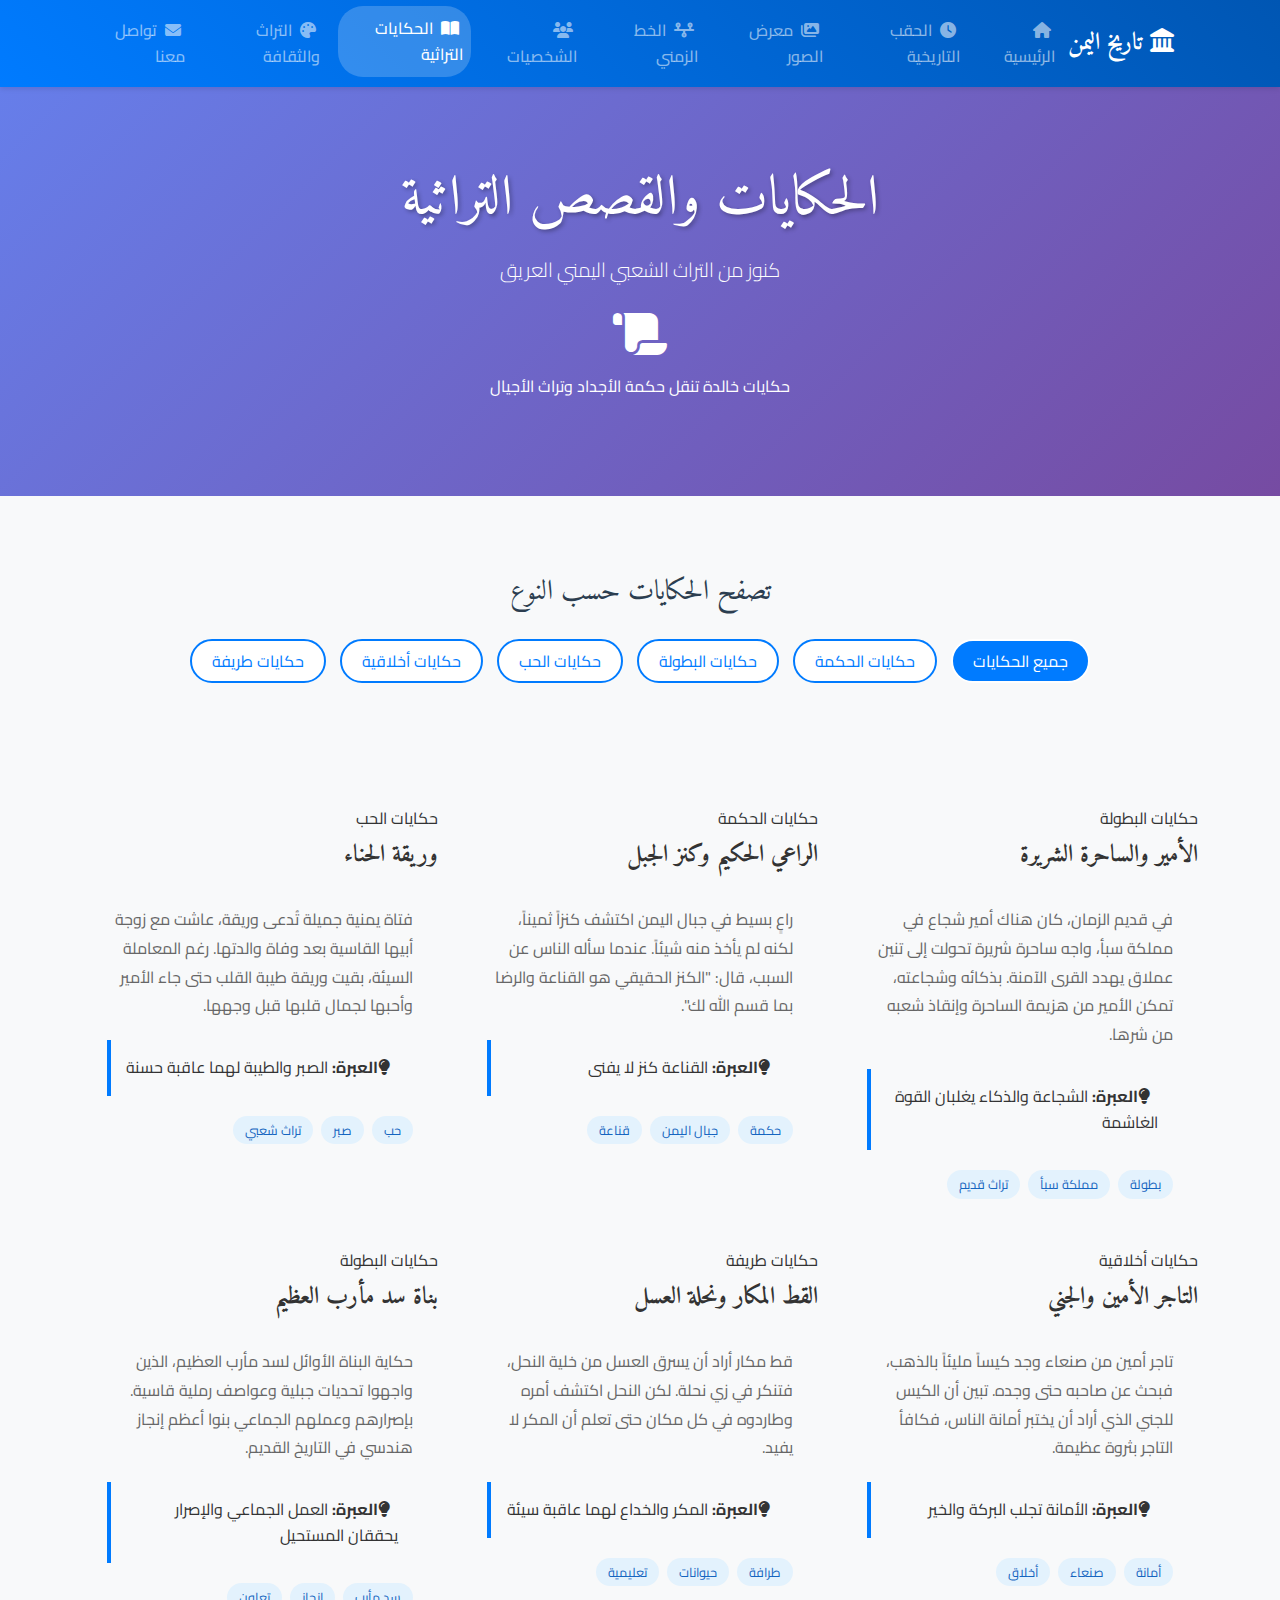
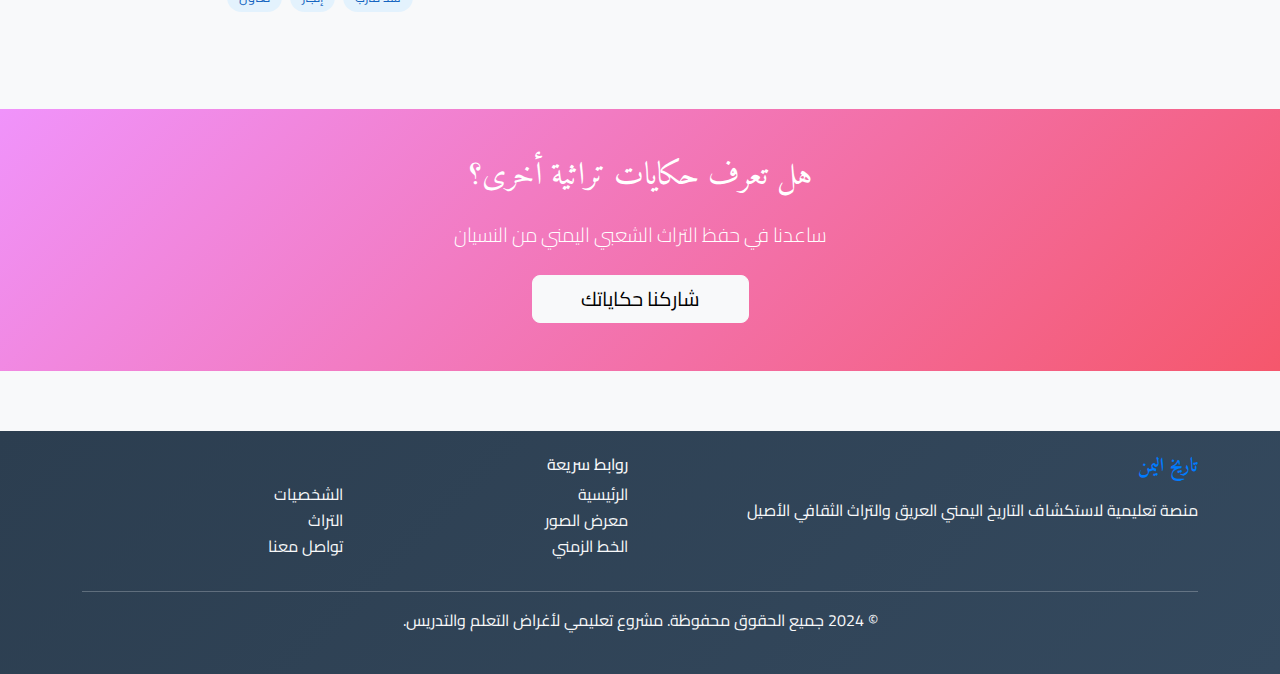
<file: stories.html>
<!DOCTYPE html>
<html lang="ar" dir="rtl">
<head>
    <meta charset="UTF-8">
    <meta name="viewport" content="width=device-width, initial-scale=1.0">
    <title>الحكايات والقصص التراثية - تاريخ اليمن</title>
    
    <!-- Bootstrap CSS -->
    <link href="https://cdn.jsdelivr.net/npm/bootstrap@5.3.0/dist/css/bootstrap.min.css" rel="stylesheet">
    
    <!-- Font Awesome -->
    <link rel="stylesheet" href="https://cdnjs.cloudflare.com/ajax/libs/font-awesome/6.4.0/css/all.min.css">
    
    <!-- Google Fonts -->
    <link href="https://fonts.googleapis.com/css2?family=Cairo:wght@300;400;600;700&family=Amiri:wght@400;700&display=swap" rel="stylesheet">
    
    <!-- Custom CSS -->
    <link rel="stylesheet" href="css/style.css">
    
    <style>
        body {
            font-family: 'Cairo', sans-serif;
            direction: rtl;
            text-align: right;
        }
        
        .logo {
            font-family: 'Amiri', serif;
            font-weight: 700;
            color: #007bff;
            margin: 0;
            font-size: 1.8rem;
        }
        
        .hero-section {
            background: linear-gradient(135deg, #007bff 0%, #0056b3 100%);
            color: white;
            padding: 4rem 0;
            text-align: center;
        }
        
        .card {
            transition: all 0.3s ease;
            margin-bottom: 20px;
        }
        
        .card:hover {
            transform: translateY(-5px);
            box-shadow: 0 .5rem 1rem rgba(0,0,0,.15);
        }
        
        .card-title {
            font-family: 'Amiri', serif;
            font-weight: 700;
            color: #343a40;
        }
        
        .story-title {
            font-family: 'Amiri', serif;
            font-size: 1.5rem;
            font-weight: 700;
            margin: 10px 0;
        }
        
        .story-body {
            padding: 25px;
        }
        
        .story-excerpt {
            color: #666;
            line-height: 1.8;
            margin-bottom: 20px;
        }
        
        .moral-lesson {
            background: #f8f9fa;
            border-left: 4px solid #007bff;
            padding: 15px;
            margin: 20px 0;
            border-radius: 0 10px 10px 0;
        }
        
        .story-tags {
            display: flex;
            flex-wrap: wrap;
            gap: 8px;
            margin-top: 15px;
        }
        
        .story-tag {
            background: #e3f2fd;
            color: #1565c0;
            padding: 4px 12px;
            border-radius: 15px;
            font-size: 0.8rem;
        }
        
        .filter-section {
            background: #f8f9fa;
            padding: 30px 0;
            margin-bottom: 40px;
        }
        
        .filter-btn {
            margin: 5px;
            border-radius: 25px;
            padding: 8px 20px;
            border: 2px solid #007bff;
            background: white;
            color: #007bff;
            transition: all 0.3s ease;
        }
        
        .filter-btn.active {
            background: #007bff;
            color: white;
        }
        
        .hero-stories {
            background: linear-gradient(135deg, #667eea 0%, #764ba2 100%);
            color: white;
            padding: 80px 0;
            text-align: center;
            margin-bottom: 50px;
        }
        
        .hero-stories h1 {
            font-family: 'Amiri', serif;
            font-size: 3.5rem;
            margin-bottom: 20px;
            text-shadow: 2px 2px 4px rgba(0,0,0,0.3);
        }
        
        .fade-in {
            opacity: 0;
            transform: translateY(30px);
            transition: all 0.6s ease;
        }
        
        .fade-in.show {
            opacity: 1;
            transform: translateY(0);
        }
        
        @media (max-width: 768px) {
            .hero-stories h1 {
                font-size: 2.5rem;
            }
            
            .story-title {
                font-size: 1.3rem;
            }
        }
    </style>
</head>

<body>
    <!-- Navigation -->
    <nav class="navbar navbar-expand-lg navbar-dark" style="background: linear-gradient(135deg, #667eea 0%, #764ba2 100%);">
        <div class="container">
            <a class="navbar-brand fw-bold" href="home-fast.html" style="font-family: 'Amiri', serif; font-size: 1.5rem;">
                <i class="fas fa-landmark me-2"></i>
                تاريخ اليمن
            </a>
            
            <button class="navbar-toggler" type="button" data-bs-toggle="collapse" data-bs-target="#navbarNav">
                <span class="navbar-toggler-icon"></span>
            </button>
            
            <div class="collapse navbar-collapse" id="navbarNav">
                <ul class="navbar-nav me-auto">
                    <li class="nav-item">
                        <a class="nav-link" href="home-fast.html">
                            <i class="fas fa-home me-1"></i>الرئيسية
                        </a>
                    </li>
                    <li class="nav-item">
                        <a class="nav-link" href="destinations.html">
                            <i class="fas fa-clock me-1"></i>الحقب التاريخية
                        </a>
                    </li>
                    <li class="nav-item">
                        <a class="nav-link" href="gallery.html">
                            <i class="fas fa-images me-1"></i>معرض الصور
                        </a>
                    </li>
                    <li class="nav-item">
                        <a class="nav-link" href="timeline.html">
                            <i class="fas fa-timeline me-1"></i>الخط الزمني
                        </a>
                    </li>
                    <li class="nav-item">
                        <a class="nav-link" href="figures.html">
                            <i class="fas fa-users me-1"></i>الشخصيات
                        </a>
                    </li>
                    <li class="nav-item">
                        <a class="nav-link active" href="stories.html">
                            <i class="fas fa-book-open me-1"></i>الحكايات التراثية
                        </a>
                    </li>
                    <li class="nav-item">
                        <a class="nav-link" href="offers.html">
                            <i class="fas fa-palette me-1"></i>التراث والثقافة
                        </a>
                    </li>
                    <li class="nav-item">
                        <a class="nav-link" href="contact.html">
                            <i class="fas fa-envelope me-1"></i>تواصل معنا
                        </a>
                    </li>
                </ul>
            </div>
        </div>
    </nav>

    <!-- Hero Section -->
    <section class="hero-stories">
        <div class="container">
            <h1>الحكايات والقصص التراثية</h1>
            <p class="lead">كنوز من التراث الشعبي اليمني العريق</p>
            <div class="mt-4">
                <i class="fas fa-scroll fa-3x mb-3"></i>
                <p>حكايات خالدة تنقل حكمة الأجداد وتراث الأجيال</p>
            </div>
        </div>
    </section>

    <!-- Filter Section -->
    <section class="filter-section">
        <div class="container">
            <div class="text-center">
                <h3 class="mb-4" style="color: #2c3e50; font-family: 'Amiri', serif;">تصفح الحكايات حسب النوع</h3>
                <div class="filter-buttons">
                    <button class="btn filter-btn active" data-filter="all">جميع الحكايات</button>
                    <button class="btn filter-btn" data-filter="wisdom">حكايات الحكمة</button>
                    <button class="btn filter-btn" data-filter="hero">حكايات البطولة</button>
                    <button class="btn filter-btn" data-filter="love">حكايات الحب</button>
                    <button class="btn filter-btn" data-filter="moral">حكايات أخلاقية</button>
                    <button class="btn filter-btn" data-filter="funny">حكايات طريفة</button>
                </div>
            </div>
        </div>
    </section>

    <!-- Stories Section -->
    <section class="stories-section py-5">
        <div class="container">
            <div id="stories-container" class="row">
                
                <!-- Story 1: حكاية الأمير والساحرة -->
                <div class="col-lg-6 col-xl-4 mb-4 story-item fade-in" data-category="hero">
                    <div class="story-card">
                        <div class="story-header">
                            <div class="story-category">حكايات البطولة</div>
                            <h3 class="story-title">الأمير والساحرة الشريرة</h3>
                        </div>
                        <div class="story-body">
                            <p class="story-excerpt">
                                في قديم الزمان، كان هناك أمير شجاع في مملكة سبأ، واجه ساحرة شريرة تحولت إلى تنين عملاق 
                                يهدد القرى الآمنة. بذكائه وشجاعته، تمكن الأمير من هزيمة الساحرة وإنقاذ شعبه من شرها.
                            </p>
                            <div class="moral-lesson">
                                <strong><i class="fas fa-lightbulb me-2"></i>العبرة:</strong>
                                الشجاعة والذكاء يغلبان القوة الغاشمة
                            </div>
                            <div class="story-tags">
                                <span class="story-tag">بطولة</span>
                                <span class="story-tag">مملكة سبأ</span>
                                <span class="story-tag">تراث قديم</span>
                            </div>
                        </div>
                    </div>
                </div>

                <!-- Story 2: حكاية الراعي الحكيم -->
                <div class="col-lg-6 col-xl-4 mb-4 story-item fade-in" data-category="wisdom">
                    <div class="story-card">
                        <div class="story-header">
                            <div class="story-category">حكايات الحكمة</div>
                            <h3 class="story-title">الراعي الحكيم وكنز الجبل</h3>
                        </div>
                        <div class="story-body">
                            <p class="story-excerpt">
                                راعٍ بسيط في جبال اليمن اكتشف كنزاً ثميناً، لكنه لم يأخذ منه شيئاً. عندما سأله الناس عن السبب، 
                                قال: "الكنز الحقيقي هو القناعة والرضا بما قسم الله لك".
                            </p>
                            <div class="moral-lesson">
                                <strong><i class="fas fa-lightbulb me-2"></i>العبرة:</strong>
                                القناعة كنز لا يفنى
                            </div>
                            <div class="story-tags">
                                <span class="story-tag">حكمة</span>
                                <span class="story-tag">جبال اليمن</span>
                                <span class="story-tag">قناعة</span>
                            </div>
                        </div>
                    </div>
                </div>

                <!-- Story 3: حكاية وريقة الحناء -->
                <div class="col-lg-6 col-xl-4 mb-4 story-item fade-in" data-category="love">
                    <div class="story-card">
                        <div class="story-header">
                            <div class="story-category">حكايات الحب</div>
                            <h3 class="story-title">وريقة الحناء</h3>
                        </div>
                        <div class="story-body">
                            <p class="story-excerpt">
                                فتاة يمنية جميلة تُدعى وريقة، عاشت مع زوجة أبيها القاسية بعد وفاة والدتها. رغم المعاملة السيئة، 
                                بقيت وريقة طيبة القلب حتى جاء الأمير وأحبها لجمال قلبها قبل وجهها.
                            </p>
                            <div class="moral-lesson">
                                <strong><i class="fas fa-lightbulb me-2"></i>العبرة:</strong>
                                الصبر والطيبة لهما عاقبة حسنة
                            </div>
                            <div class="story-tags">
                                <span class="story-tag">حب</span>
                                <span class="story-tag">صبر</span>
                                <span class="story-tag">تراث شعبي</span>
                            </div>
                        </div>
                    </div>
                </div>

                <!-- Story 4: حكاية التاجر والجني -->
                <div class="col-lg-6 col-xl-4 mb-4 story-item fade-in" data-category="moral">
                    <div class="story-card">
                        <div class="story-header">
                            <div class="story-category">حكايات أخلاقية</div>
                            <h3 class="story-title">التاجر الأمين والجني</h3>
                        </div>
                        <div class="story-body">
                            <p class="story-excerpt">
                                تاجر أمين من صنعاء وجد كيساً مليئاً بالذهب، فبحث عن صاحبه حتى وجده. تبين أن الكيس للجني 
                                الذي أراد أن يختبر أمانة الناس، فكافأ التاجر بثروة عظيمة.
                            </p>
                            <div class="moral-lesson">
                                <strong><i class="fas fa-lightbulb me-2"></i>العبرة:</strong>
                                الأمانة تجلب البركة والخير
                            </div>
                            <div class="story-tags">
                                <span class="story-tag">أمانة</span>
                                <span class="story-tag">صنعاء</span>
                                <span class="story-tag">أخلاق</span>
                            </div>
                        </div>
                    </div>
                </div>

                <!-- Story 5: حكاية القط المكار -->
                <div class="col-lg-6 col-xl-4 mb-4 story-item fade-in" data-category="funny">
                    <div class="story-card">
                        <div class="story-header">
                            <div class="story-category">حكايات طريفة</div>
                            <h3 class="story-title">القط المكار ونحلة العسل</h3>
                        </div>
                        <div class="story-body">
                            <p class="story-excerpt">
                                قط مكار أراد أن يسرق العسل من خلية النحل، فتنكر في زي نحلة. لكن النحل اكتشف أمره 
                                وطاردوه في كل مكان حتى تعلم أن المكر لا يفيد.
                            </p>
                            <div class="moral-lesson">
                                <strong><i class="fas fa-lightbulb me-2"></i>العبرة:</strong>
                                المكر والخداع لهما عاقبة سيئة
                            </div>
                            <div class="story-tags">
                                <span class="story-tag">طرافة</span>
                                <span class="story-tag">حيوانات</span>
                                <span class="story-tag">تعليمية</span>
                            </div>
                        </div>
                    </div>
                </div>

                <!-- Story 6: حكاية بناة سد مأرب -->
                <div class="col-lg-6 col-xl-4 mb-4 story-item fade-in" data-category="hero">
                    <div class="story-card">
                        <div class="story-header">
                            <div class="story-category">حكايات البطولة</div>
                            <h3 class="story-title">بناة سد مأرب العظيم</h3>
                        </div>
                        <div class="story-body">
                            <p class="story-excerpt">
                                حكاية البناة الأوائل لسد مأرب العظيم، الذين واجهوا تحديات جبلية وعواصف رملية قاسية. 
                                بإصرارهم وعملهم الجماعي بنوا أعظم إنجاز هندسي في التاريخ القديم.
                            </p>
                            <div class="moral-lesson">
                                <strong><i class="fas fa-lightbulb me-2"></i>العبرة:</strong>
                                العمل الجماعي والإصرار يحققان المستحيل
                            </div>
                            <div class="story-tags">
                                <span class="story-tag">سد مأرب</span>
                                <span class="story-tag">إنجاز</span>
                                <span class="story-tag">تعاون</span>
                            </div>
                        </div>
                    </div>
                </div>

            </div>
        </div>
    </section>

    <!-- Call to Action Section -->
    <section class="cta-section py-5" style="background: linear-gradient(135deg, #f093fb 0%, #f5576c 100%); color: white;">
        <div class="container text-center">
            <h2 class="mb-4" style="font-family: 'Amiri', serif;">هل تعرف حكايات تراثية أخرى؟</h2>
            <p class="lead mb-4">ساعدنا في حفظ التراث الشعبي اليمني من النسيان</p>
            <a href="contact.html" class="btn btn-light btn-lg px-5">شاركنا حكاياتك</a>
        </div>
    </section>

    <!-- Footer -->
    <footer class="footer-section bg-dark text-light py-4">
        <div class="container">
            <div class="row">
                <div class="col-md-6">
                    <h5 style="font-family: 'Amiri', serif; color: #007bff;">تاريخ اليمن</h5>
                    <p>منصة تعليمية لاستكشاف التاريخ اليمني العريق والتراث الثقافي الأصيل</p>
                </div>
                <div class="col-md-6">
                    <h6>روابط سريعة</h6>
                    <div class="row">
                        <div class="col-6">
                            <ul class="list-unstyled">
                                <li><a href="home-fast.html" class="text-light text-decoration-none">الرئيسية</a></li>
                                <li><a href="gallery.html" class="text-light text-decoration-none">معرض الصور</a></li>
                                <li><a href="timeline.html" class="text-light text-decoration-none">الخط الزمني</a></li>
                            </ul>
                        </div>
                        <div class="col-6">
                            <ul class="list-unstyled">
                                <li><a href="figures.html" class="text-light text-decoration-none">الشخصيات</a></li>
                                <li><a href="offers.html" class="text-light text-decoration-none">التراث</a></li>
                                <li><a href="contact.html" class="text-light text-decoration-none">تواصل معنا</a></li>
                            </ul>
                        </div>
                    </div>
                </div>
            </div>
            <hr>
            <div class="text-center">
                <p>&copy; 2024 جميع الحقوق محفوظة. مشروع تعليمي لأغراض التعلم والتدريس.</p>
            </div>
        </div>
    </footer>

    <!-- Bootstrap JS -->
    <script src="https://cdn.jsdelivr.net/npm/bootstrap@5.3.0/dist/js/bootstrap.bundle.min.js"></script>
    
    <!-- Custom JavaScript -->
    <script>
        // Filter functionality
        document.addEventListener('DOMContentLoaded', function() {
            const filterButtons = document.querySelectorAll('.filter-btn');
            const storyItems = document.querySelectorAll('.story-item');
            
            // Fade in animation for stories
            const observerOptions = {
                threshold: 0.1,
                rootMargin: '0px 0px -50px 0px'
            };
            
            const observer = new IntersectionObserver(function(entries) {
                entries.forEach(entry => {
                    if (entry.isIntersecting) {
                        entry.target.classList.add('show');
                    }
                });
            }, observerOptions);
            
            storyItems.forEach(item => {
                observer.observe(item);
            });
            
            // Filter button functionality
            filterButtons.forEach(button => {
                button.addEventListener('click', function() {
                    const filter = this.getAttribute('data-filter');
                    
                    // Update active button
                    filterButtons.forEach(btn => btn.classList.remove('active'));
                    this.classList.add('active');
                    
                    // Filter stories
                    storyItems.forEach(item => {
                        const category = item.getAttribute('data-category');
                        
                        if (filter === 'all' || category === filter) {
                            item.style.display = 'block';
                            setTimeout(() => {
                                item.classList.add('show');
                            }, 100);
                        } else {
                            item.classList.remove('show');
                            setTimeout(() => {
                                item.style.display = 'none';
                            }, 300);
                        }
                    });
                });
            });
            
            // Initially show all stories
            setTimeout(() => {
                storyItems.forEach(item => {
                    item.classList.add('show');
                });
            }, 100);
        });
    </script>
</body>
</html>
</file>
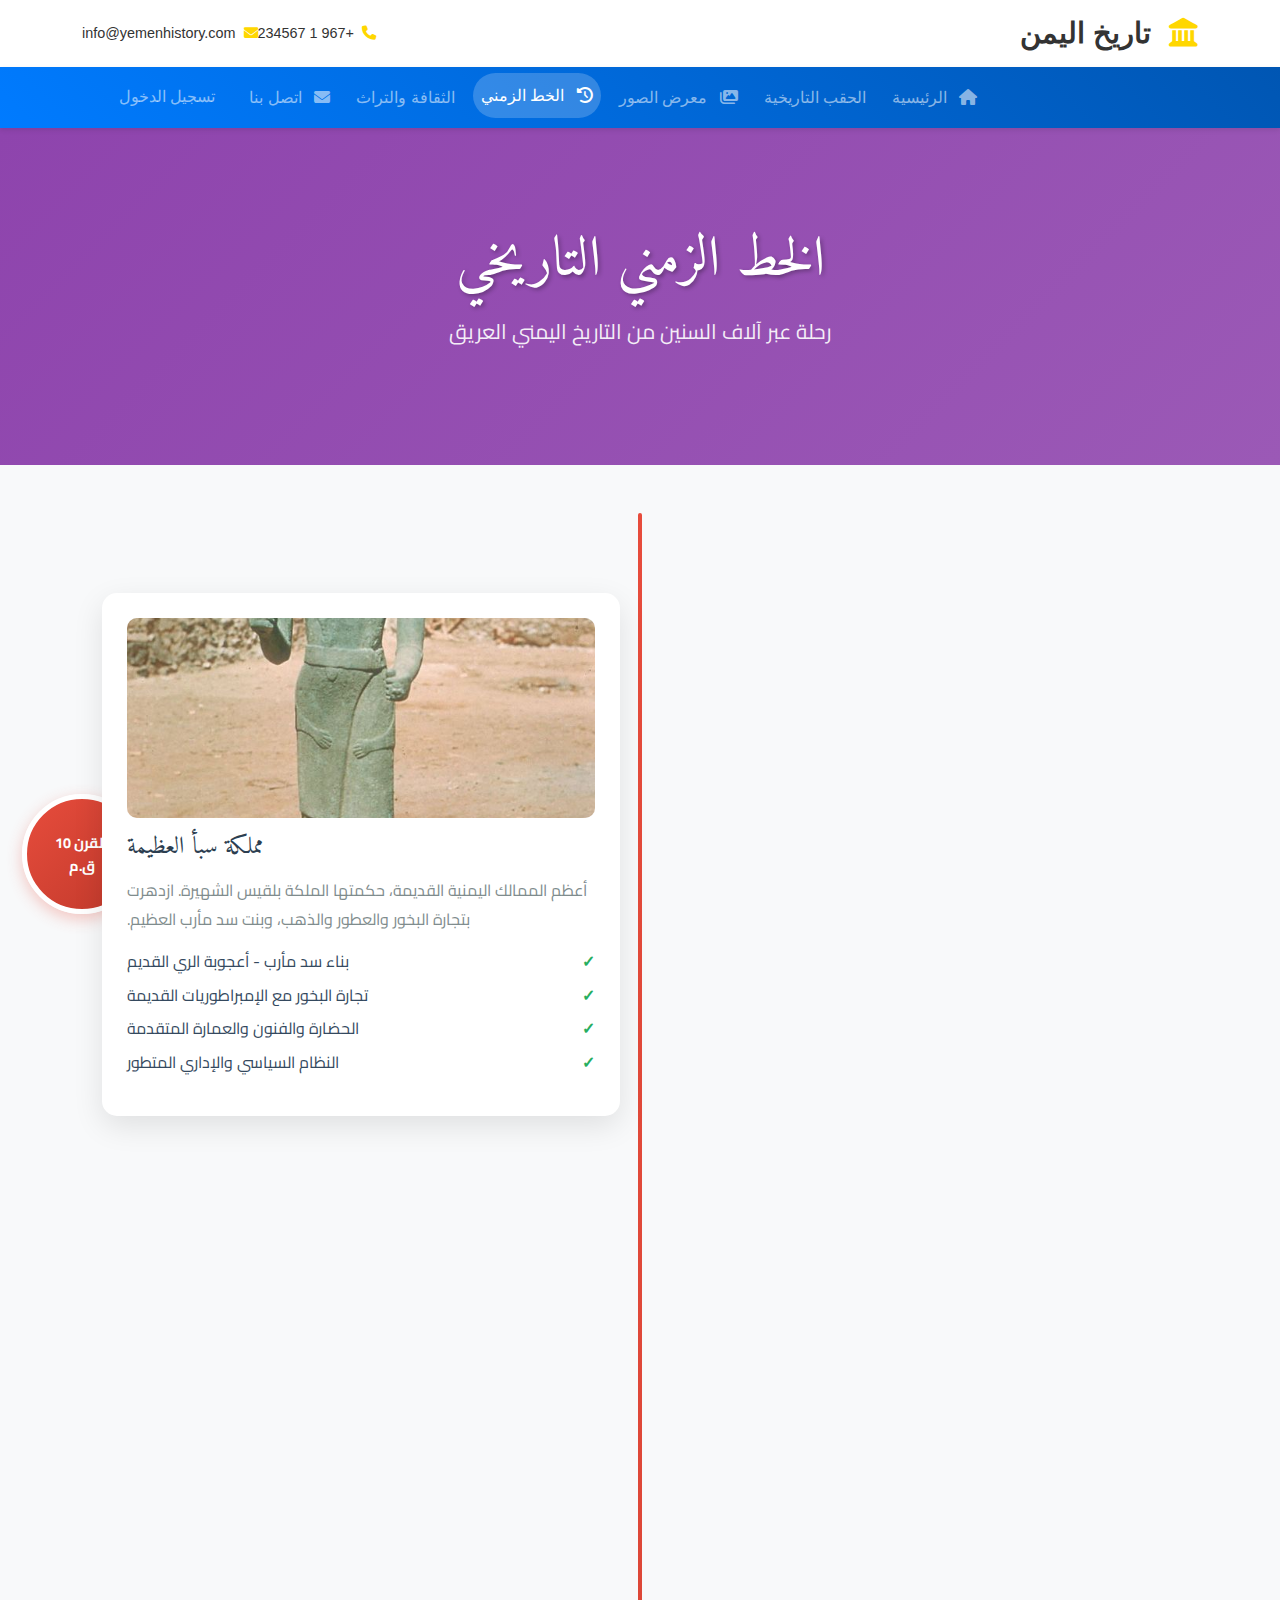
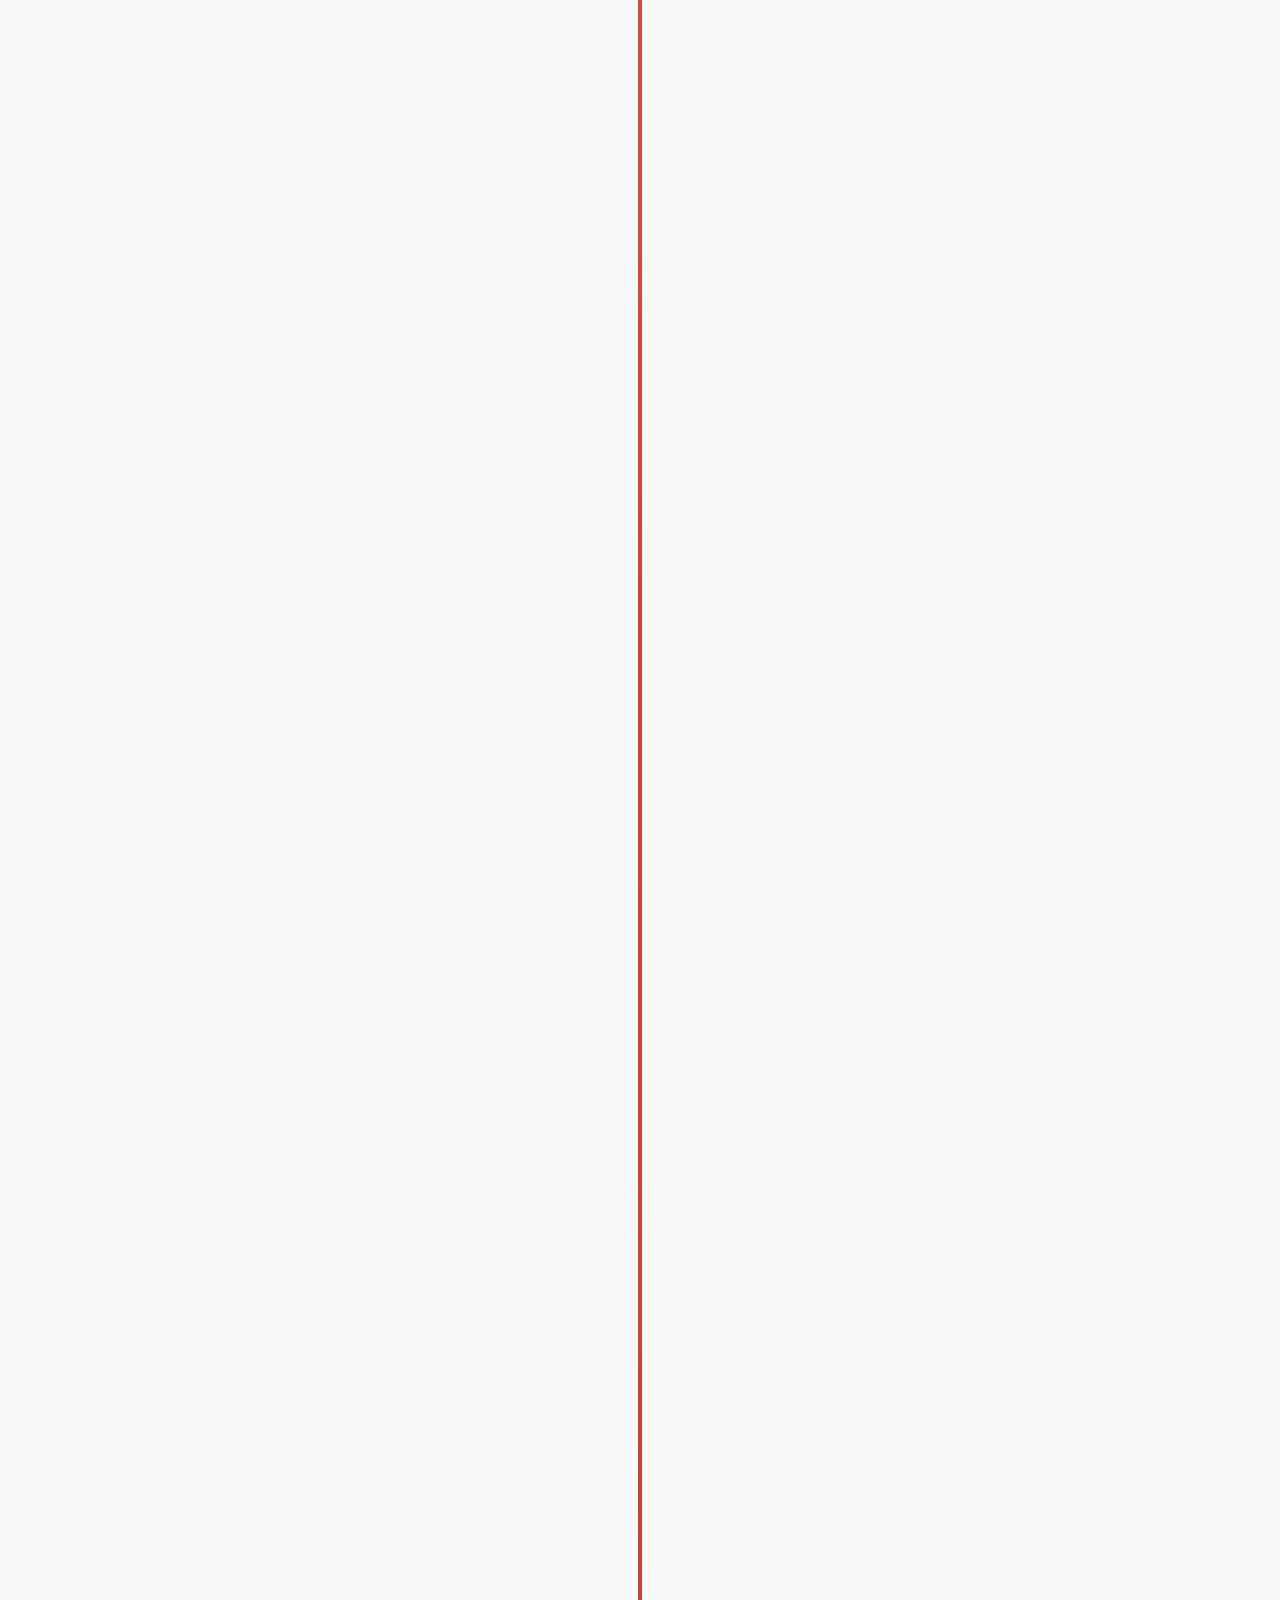
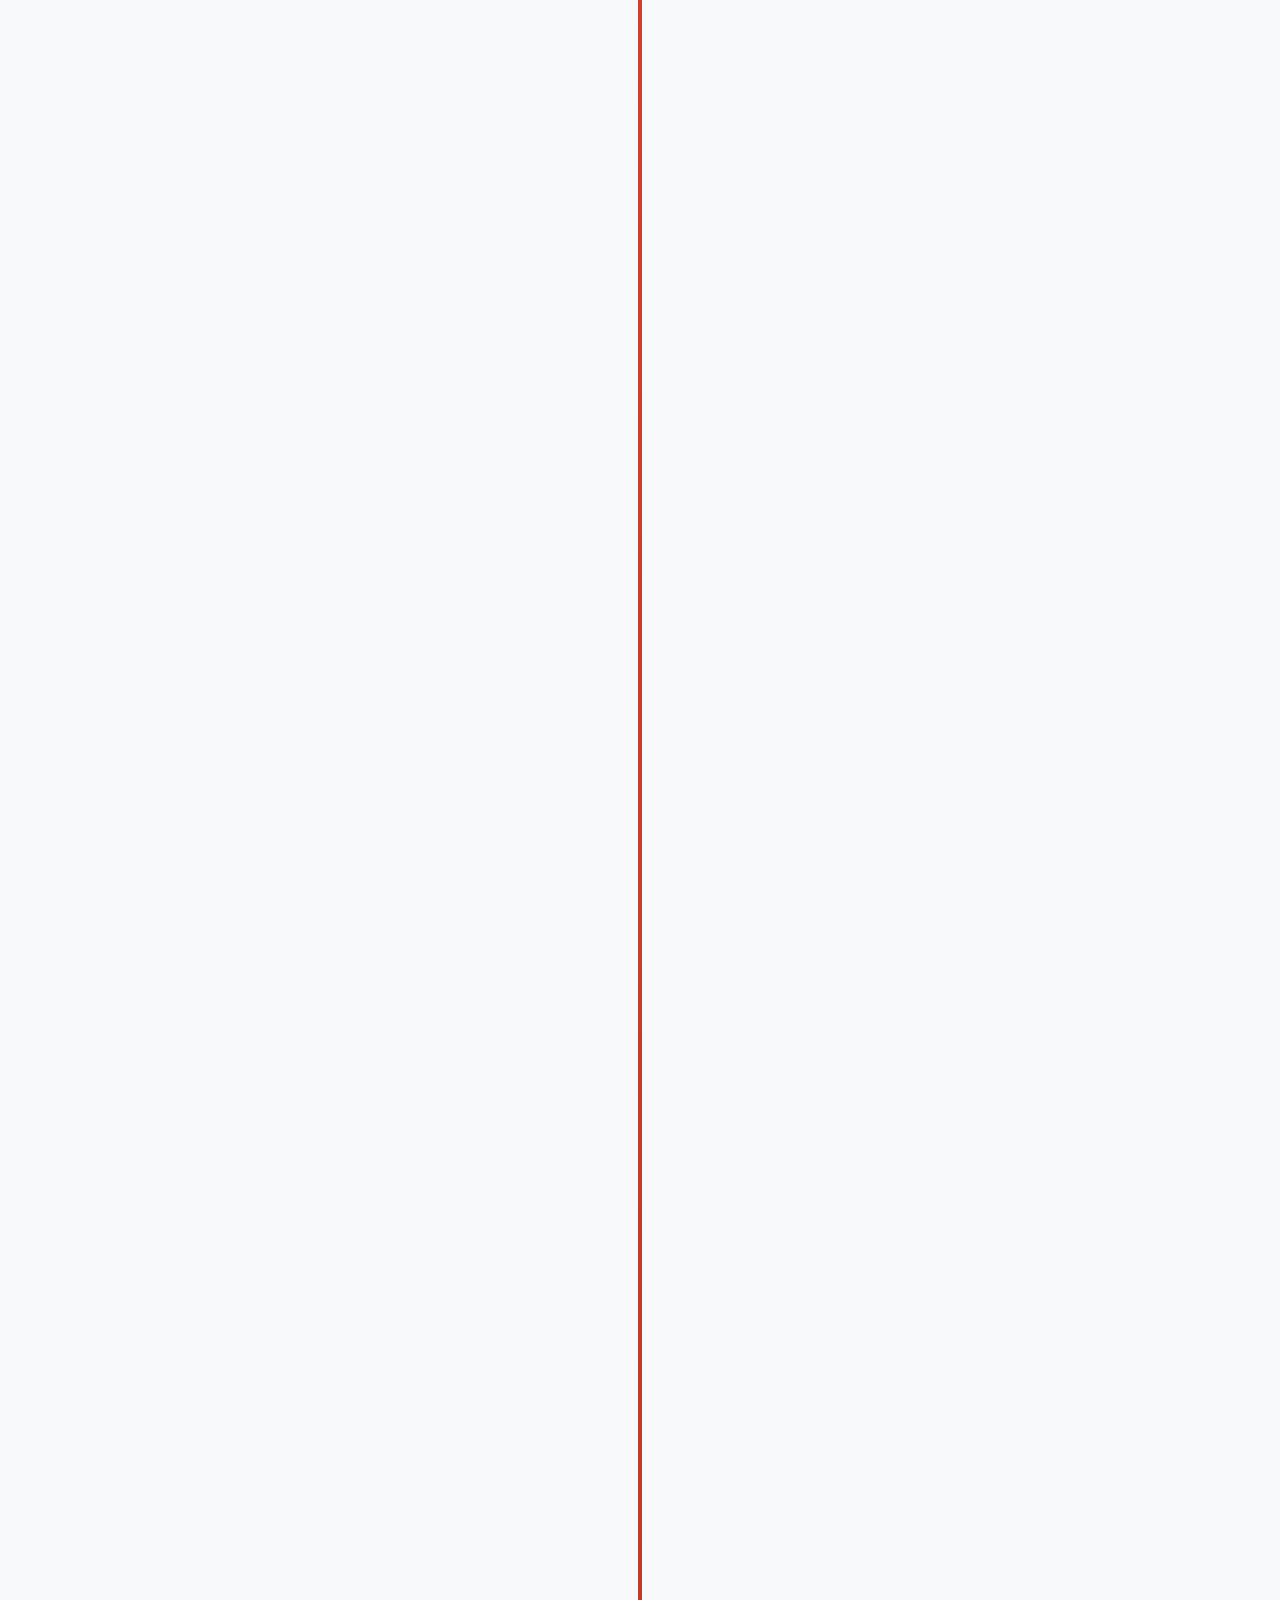
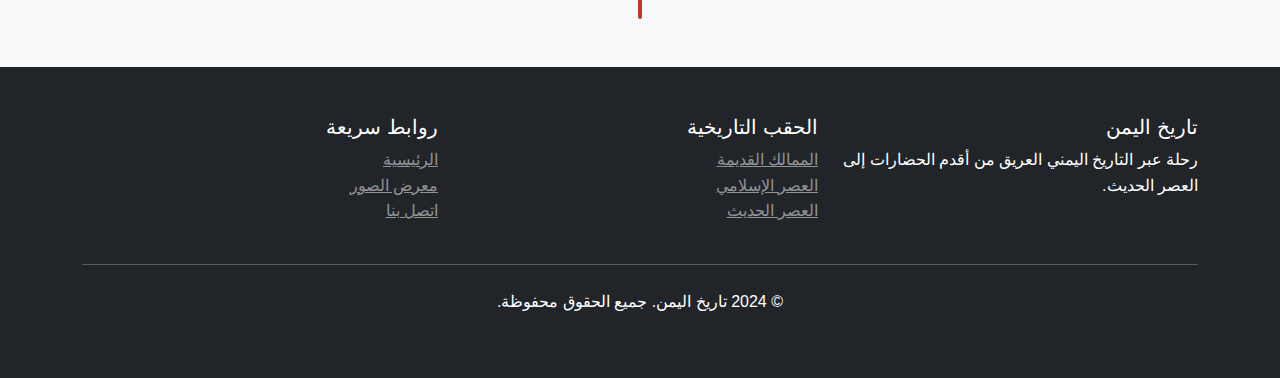
<file: timeline.html>
<!DOCTYPE html>
<html lang="ar" dir="rtl">
<head>
    <meta charset="UTF-8">
    <meta name="viewport" content="width=device-width, initial-scale=1.0">
    <title>الخط الزمني التاريخي - تاريخ اليمن</title>
    
    <!-- Google Fonts للخطوط العربية -->
    <link rel="preconnect" href="https://fonts.googleapis.com">
    <link rel="preconnect" href="https://fonts.gstatic.com" crossorigin>
    <link href="https://fonts.googleapis.com/css2?family=Amiri:wght@400;700&family=Cairo:wght@300;400;600;700&display=swap" rel="stylesheet">
    
    <!-- Bootstrap CSS -->
    <link href="https://cdn.jsdelivr.net/npm/bootstrap@5.3.0/dist/css/bootstrap.min.css" rel="stylesheet">
    <!-- Font Awesome -->
    <link rel="stylesheet" href="https://cdnjs.cloudflare.com/ajax/libs/font-awesome/6.4.0/css/all.min.css">
    <!-- Custom CSS -->
    <link rel="stylesheet" href="css/style.css">
    
    <style>
        .timeline {
            position: relative;
            padding: 20px 0;
        }
        
        .timeline::before {
            content: '';
            position: absolute;
            top: 0;
            right: 50%;
            transform: translateX(50%);
            width: 4px;
            height: 100%;
            background: linear-gradient(to bottom, #e74c3c, #c0392b);
            border-radius: 2px;
        }
        
        .timeline-item {
            position: relative;
            margin: 40px 0;
            width: 50%;
            padding: 20px;
        }
        
        .timeline-item:nth-child(odd) {
            margin-right: 50%;
            text-align: left;
        }
        
        .timeline-item:nth-child(even) {
            margin-left: 50%;
            text-align: right;
        }
        
        .timeline-card {
            background: white;
            border-radius: 15px;
            padding: 25px;
            box-shadow: 0 10px 30px rgba(0,0,0,0.1);
            position: relative;
            transition: all 0.3s ease;
        }
        
        .timeline-card:hover {
            transform: translateY(-5px);
            box-shadow: 0 20px 40px rgba(0,0,0,0.15);
        }
        
        .timeline-date {
            position: absolute;
            top: 50%;
            transform: translateY(-50%);
            width: 120px;
            height: 120px;
            background: linear-gradient(135deg, #e74c3c, #c0392b);
            border-radius: 50%;
            display: flex;
            align-items: center;
            justify-content: center;
            color: white;
            font-family: 'Cairo', sans-serif;
            font-weight: 700;
            font-size: 0.9rem;
            text-align: center;
            border: 5px solid white;
            box-shadow: 0 5px 15px rgba(231, 76, 60, 0.3);
        }
        
        .timeline-item:nth-child(odd) .timeline-date {
            left: -60px;
        }
        
        .timeline-item:nth-child(even) .timeline-date {
            right: -60px;
        }
        
        .timeline-content h3 {
            font-family: 'Amiri', serif;
            color: #2c3e50;
            margin-bottom: 15px;
            font-size: 1.5rem;
        }
        
        .timeline-content p {
            font-family: 'Cairo', sans-serif;
            color: #7f8c8d;
            line-height: 1.8;
            margin-bottom: 15px;
        }
        
        .timeline-achievements {
            list-style: none;
            padding: 0;
        }
        
        .timeline-achievements li {
            font-family: 'Cairo', sans-serif;
            color: #34495e;
            margin-bottom: 8px;
            position: relative;
            padding-right: 20px;
        }
        
        .timeline-achievements li::before {
            content: '✓';
            position: absolute;
            right: 0;
            color: #27ae60;
            font-weight: bold;
        }
        
        .hero-timeline {
            background: linear-gradient(135deg, #8e44ad 0%, #9b59b6 100%);
            color: white;
            padding: 100px 0;
            text-align: center;
        }
        
        .hero-timeline h1 {
            font-family: 'Amiri', serif;
            font-size: 3.5rem;
            margin-bottom: 20px;
            text-shadow: 2px 2px 4px rgba(0,0,0,0.3);
        }
        
        .hero-timeline p {
            font-family: 'Cairo', sans-serif;
            font-size: 1.3rem;
            opacity: 0.9;
        }
        
        .timeline-image {
            width: 100%;
            height: 200px;
            object-fit: cover;
            border-radius: 10px;
            margin-bottom: 15px;
        }
        
        @media (max-width: 768px) {
            .timeline::before {
                right: 30px;
                transform: none;
            }
            
            .timeline-item {
                width: 100%;
                margin-right: 0 !important;
                margin-left: 0 !important;
                text-align: right !important;
                padding-right: 70px;
            }
            
            .timeline-date {
                right: -60px !important;
                left: auto !important;
                width: 80px;
                height: 80px;
                font-size: 0.8rem;
            }
        }
    </style>
</head>
<body>
    <!-- Header -->
    <header class="bg-white shadow-sm">
        <div class="container">
            <div class="row align-items-center py-3">
                <div class="col-md-3">
                    <h2 class="logo"><i class="fas fa-landmark"></i> تاريخ اليمن</h2>
                </div>
                <div class="col-md-9">
                    <div class="header-info d-flex justify-content-end">
                        <div class="info-item me-4">
                            <i class="fas fa-phone"></i>
                            <span>+967 1 234567</span>
                        </div>
                        <div class="info-item">
                            <i class="fas fa-envelope"></i>
                            <span>info@yemenhistory.com</span>
                        </div>
                    </div>
                </div>
            </div>
        </div>
    </header>

    <!-- Navigation -->
    <nav class="navbar navbar-expand-lg navbar-dark bg-primary">
        <div class="container">
            <button class="navbar-toggler" type="button" data-bs-toggle="collapse" data-bs-target="#navbarNav">
                <span class="navbar-toggler-icon"></span>
            </button>
            <div class="collapse navbar-collapse" id="navbarNav">
                <ul class="navbar-nav me-auto">
                    <li class="nav-item">
                        <a class="nav-link" href="home.html"><i class="fas fa-home"></i> الرئيسية</a>
                    </li>
                    <li class="nav-item">
                        <a class="nav-link" href="destinations.html">الحقب التاريخية</a>
                    </li>
                    <li class="nav-item">
                        <a class="nav-link" href="gallery.html"><i class="fas fa-images"></i> معرض الصور</a>
                    </li>
                    <li class="nav-item">
                        <a class="nav-link active" href="timeline.html"><i class="fas fa-history"></i> الخط الزمني</a>
                    </li>
                    <li class="nav-item">
                        <a class="nav-link" href="offers.html">الثقافة والتراث</a>
                    </li>
                    <li class="nav-item">
                        <a class="nav-link" href="contact.html"><i class="fas fa-envelope"></i> اتصل بنا</a>
                    </li>
                    <li class="nav-item ms-3">
                        <a class="nav-link btn btn-outline-light px-3" href="index.html">تسجيل الدخول</a>
                    </li>
                </ul>
            </div>
        </div>
    </nav>

    <!-- Hero Section -->
    <section class="hero-timeline">
        <div class="container">
            <h1>الخط الزمني التاريخي</h1>
            <p>رحلة عبر آلاف السنين من التاريخ اليمني العريق</p>
        </div>
    </section>

    <!-- Timeline -->
    <section class="py-5">
        <div class="container">
            <div class="timeline">
                
                <!-- Ancient Kingdoms -->
                <div class="timeline-item">
                    <div class="timeline-date">
                        القرن 10<br>ق.م
                    </div>
                    <div class="timeline-card">
                        <img src="images/مملكة سبأ - تاريخ اليمن (ممالك اليمن القديم).jpeg" alt="مملكة سبأ" class="timeline-image">
                        <div class="timeline-content">
                            <h3>مملكة سبأ العظيمة</h3>
                            <p>أعظم الممالك اليمنية القديمة، حكمتها الملكة بلقيس الشهيرة. ازدهرت بتجارة البخور والعطور والذهب، وبنت سد مأرب العظيم.</p>
                            <ul class="timeline-achievements">
                                <li>بناء سد مأرب - أعجوبة الري القديم</li>
                                <li>تجارة البخور مع الإمبراطوريات القديمة</li>
                                <li>الحضارة والفنون والعمارة المتقدمة</li>
                                <li>النظام السياسي والإداري المتطور</li>
                            </ul>
                        </div>
                    </div>
                </div>

                <!-- Himyarite Kingdom -->
                <div class="timeline-item">
                    <div class="timeline-date">
                        القرن 1-6<br>م
                    </div>
                    <div class="timeline-card">
                        <img src="images/أحد ازقة مدينة صنعاء القديمة - اليمن.jpeg" alt="الحضارة الحميرية" class="timeline-image">
                        <div class="timeline-content">
                            <h3>المملكة الحميرية</h3>
                            <p>آخر الممالك اليمنية الكبرى قبل الإسلام. امتدت من نجران شمالاً إلى ظفار جنوباً، وشهدت ازدهاراً في التجارة والزراعة.</p>
                            <ul class="timeline-achievements">
                                <li>توحيد معظم أراضي اليمن تحت حكم واحد</li>
                                <li>ازدهار التجارة البحرية والبرية</li>
                                <li>تطوير الزراعة والري</li>
                                <li>التبادل الثقافي مع الحضارات المجاورة</li>
                            </ul>
                        </div>
                    </div>
                </div>

                <!-- Islamic Era -->
                <div class="timeline-item">
                    <div class="timeline-date">
                        القرن 7<br>م
                    </div>
                    <div class="timeline-card">
                        <img src="images/صنعاء القديمة اليمن Old Sana'a Yemen 🇾🇪.jpeg" alt="الفتح الإسلامي" class="timeline-image">
                        <div class="timeline-content">
                            <h3>دخول الإسلام إلى اليمن</h3>
                            <p>دخل الإسلام اليمن سلمياً في عهد النبي محمد صلى الله عليه وسلم. أصبح اليمن جزءاً من الدولة الإسلامية وشهد نهضة علمية وثقافية.</p>
                            <ul class="timeline-achievements">
                                <li>دخول الإسلام سلمياً دون حروب</li>
                                <li>انتشار العلم والثقافة الإسلامية</li>
                                <li>بناء المساجد والمدارس</li>
                                <li>ازدهار الحرف والصناعات</li>
                            </ul>
                        </div>
                    </div>
                </div>

                <!-- Rasulid Dynasty -->
                <div class="timeline-item">
                    <div class="timeline-date">
                        1229-1454<br>م
                    </div>
                    <div class="timeline-card">
                        <img src="images/جسر شهارة _ عدسة _ معاذ الشعيبي.jpeg" alt="الدولة الرسولية" class="timeline-image">
                        <div class="timeline-content">
                            <h3>الدولة الرسولية</h3>
                            <p>من أزهى العصور في التاريخ اليمني الإسلامي. شهدت ازدهاراً في العلوم والفنون والعمارة، وبُنيت فيها العديد من المعالم المعمارية الرائعة.</p>
                            <ul class="timeline-achievements">
                                <li>عصر ذهبي للعلوم والمعرفة</li>
                                <li>بناء المدارس والمستشفيات</li>
                                <li>ازدهار التجارة مع الهند وأفريقيا</li>
                                <li>تطوير الفنون والحرف اليدوية</li>
                            </ul>
                        </div>
                    </div>
                </div>

                <!-- Ottoman Period -->
                <div class="timeline-item">
                    <div class="timeline-date">
                        1517-1918<br>م
                    </div>
                    <div class="timeline-card">
                        <img src="images/52f39eef-c7b1-43a0-8db3-489e89306186.jpeg" alt="العهد العثماني" class="timeline-image">
                        <div class="timeline-content">
                            <h3>العهد العثماني</h3>
                            <p>فترة الحكم العثماني في اليمن، تخللتها فترات من الحكم المحلي. شهدت مقاومة شعبية وحفاظاً على الهوية اليمنية رغم التأثيرات الخارجية.</p>
                            <ul class="timeline-achievements">
                                <li>مقاومة الحكم الأجنبي والحفاظ على الهوية</li>
                                <li>استمرار التقاليد والثقافة المحلية</li>
                                <li>تطوير أساليب الزراعة الجبلية</li>
                                <li>الحفاظ على الحرف التراثية</li>
                            </ul>
                        </div>
                    </div>
                </div>

                <!-- Modern Yemen -->
                <div class="timeline-item">
                    <div class="timeline-date">
                        1962<br>م
                    </div>
                    <div class="timeline-card">
                        <img src="images/باب اليمن - صنعاء عام 1987م_.jpeg" alt="الجمهورية اليمنية" class="timeline-image">
                        <div class="timeline-content">
                            <h3>قيام الجمهورية العربية اليمنية</h3>
                            <p>ثورة 26 سبتمبر 1962 وإعلان الجمهورية العربية اليمنية. بداية عصر جديد من التحديث والتطوير في شمال اليمن.</p>
                            <ul class="timeline-achievements">
                                <li>إنهاء النظام الإمامي وإعلان الجمهورية</li>
                                <li>بناء المؤسسات الحديثة للدولة</li>
                                <li>تطوير التعليم والصحة</li>
                                <li>بناء الطرق والبنية التحتية</li>
                            </ul>
                        </div>
                    </div>
                </div>

                <!-- Unification -->
                <div class="timeline-item">
                    <div class="timeline-date">
                        1990<br>م
                    </div>
                    <div class="timeline-card">
                        <img src="images/اجمل الصورة الطبيعة لليمن وريف اليمن.jpeg" alt="الوحدة اليمنية" class="timeline-image">
                        <div class="timeline-content">
                            <h3>الوحدة اليمنية</h3>
                            <p>توحيد الشطرين الشمالي والجنوبي في دولة واحدة هي الجمهورية اليمنية. حلم تاريخي تحقق بعد عقود من الانقسام.</p>
                            <ul class="timeline-achievements">
                                <li>توحيد شطري اليمن في دولة واحدة</li>
                                <li>إقامة نظام ديمقراطي تعددي</li>
                                <li>تطوير الاقتصاد الوطني الموحد</li>
                                <li>تعزيز الهوية الوطنية اليمنية</li>
                            </ul>
                        </div>
                    </div>
                </div>

            </div>
        </div>
    </section>

    <!-- Footer -->
    <footer class="bg-dark text-white py-5">
        <div class="container">
            <div class="row">
                <div class="col-md-4">
                    <h5>تاريخ اليمن</h5>
                    <p>رحلة عبر التاريخ اليمني العريق من أقدم الحضارات إلى العصر الحديث.</p>
                </div>
                <div class="col-md-4">
                    <h5>الحقب التاريخية</h5>
                    <ul class="list-unstyled">
                        <li><a href="#" class="text-white-50">الممالك القديمة</a></li>
                        <li><a href="#" class="text-white-50">العصر الإسلامي</a></li>
                        <li><a href="#" class="text-white-50">العصر الحديث</a></li>
                    </ul>
                </div>
                <div class="col-md-4">
                    <h5>روابط سريعة</h5>
                    <ul class="list-unstyled">
                        <li><a href="home.html" class="text-white-50">الرئيسية</a></li>
                        <li><a href="gallery.html" class="text-white-50">معرض الصور</a></li>
                        <li><a href="contact.html" class="text-white-50">اتصل بنا</a></li>
                    </ul>
                </div>
            </div>
            <hr class="my-4">
            <div class="text-center">
                <p>&copy; 2024 تاريخ اليمن. جميع الحقوق محفوظة.</p>
            </div>
        </div>
    </footer>

    <!-- Bootstrap JS -->
    <script src="https://cdn.jsdelivr.net/npm/bootstrap@5.3.0/dist/js/bootstrap.bundle.min.js"></script>
    
    <script>
        // Animate timeline items on scroll
        document.addEventListener('DOMContentLoaded', function() {
            const timelineItems = document.querySelectorAll('.timeline-item');
            
            const observer = new IntersectionObserver((entries) => {
                entries.forEach(entry => {
                    if (entry.isIntersecting) {
                        entry.target.style.opacity = '1';
                        entry.target.style.transform = 'translateY(0)';
                    }
                });
            }, {
                threshold: 0.1
            });

            timelineItems.forEach(item => {
                item.style.opacity = '0';
                item.style.transform = 'translateY(50px)';
                item.style.transition = 'all 0.6s ease-out';
                observer.observe(item);
            });
        });
    </script>
</body>
</html>
</file>
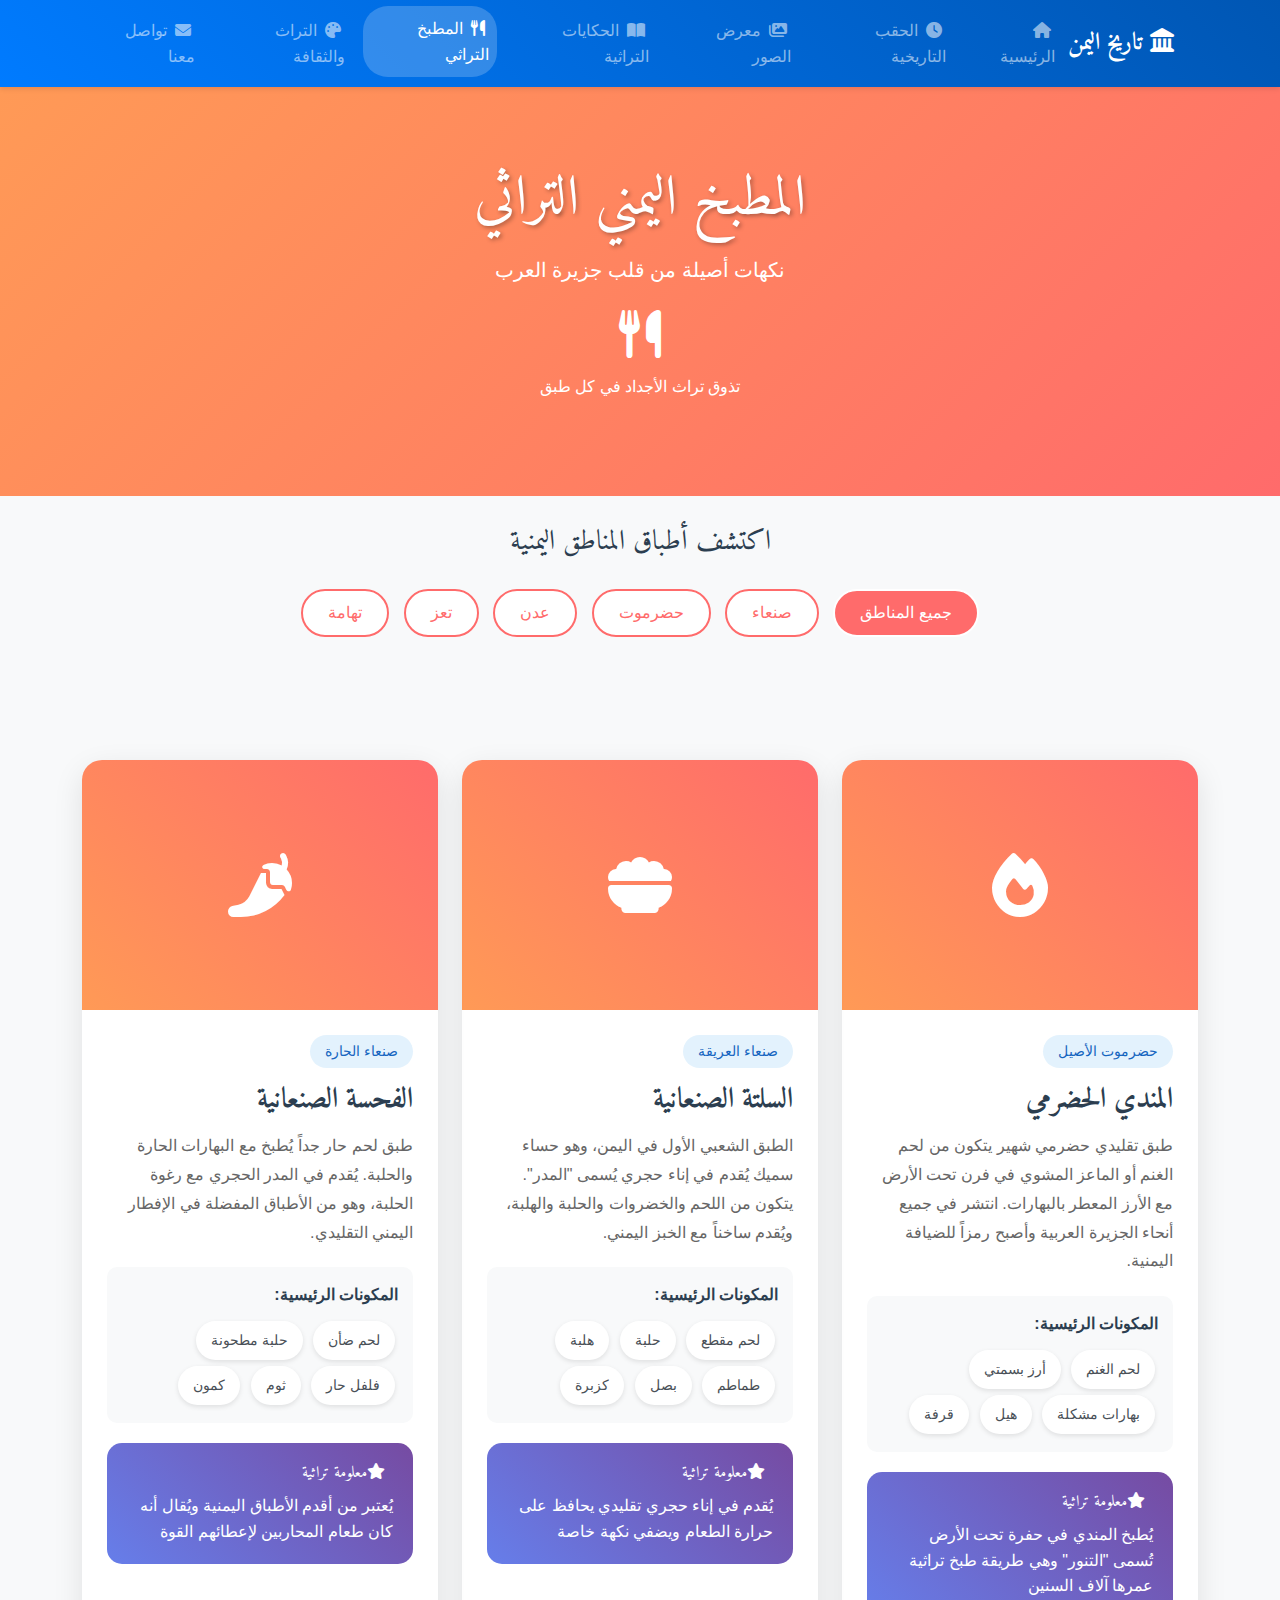
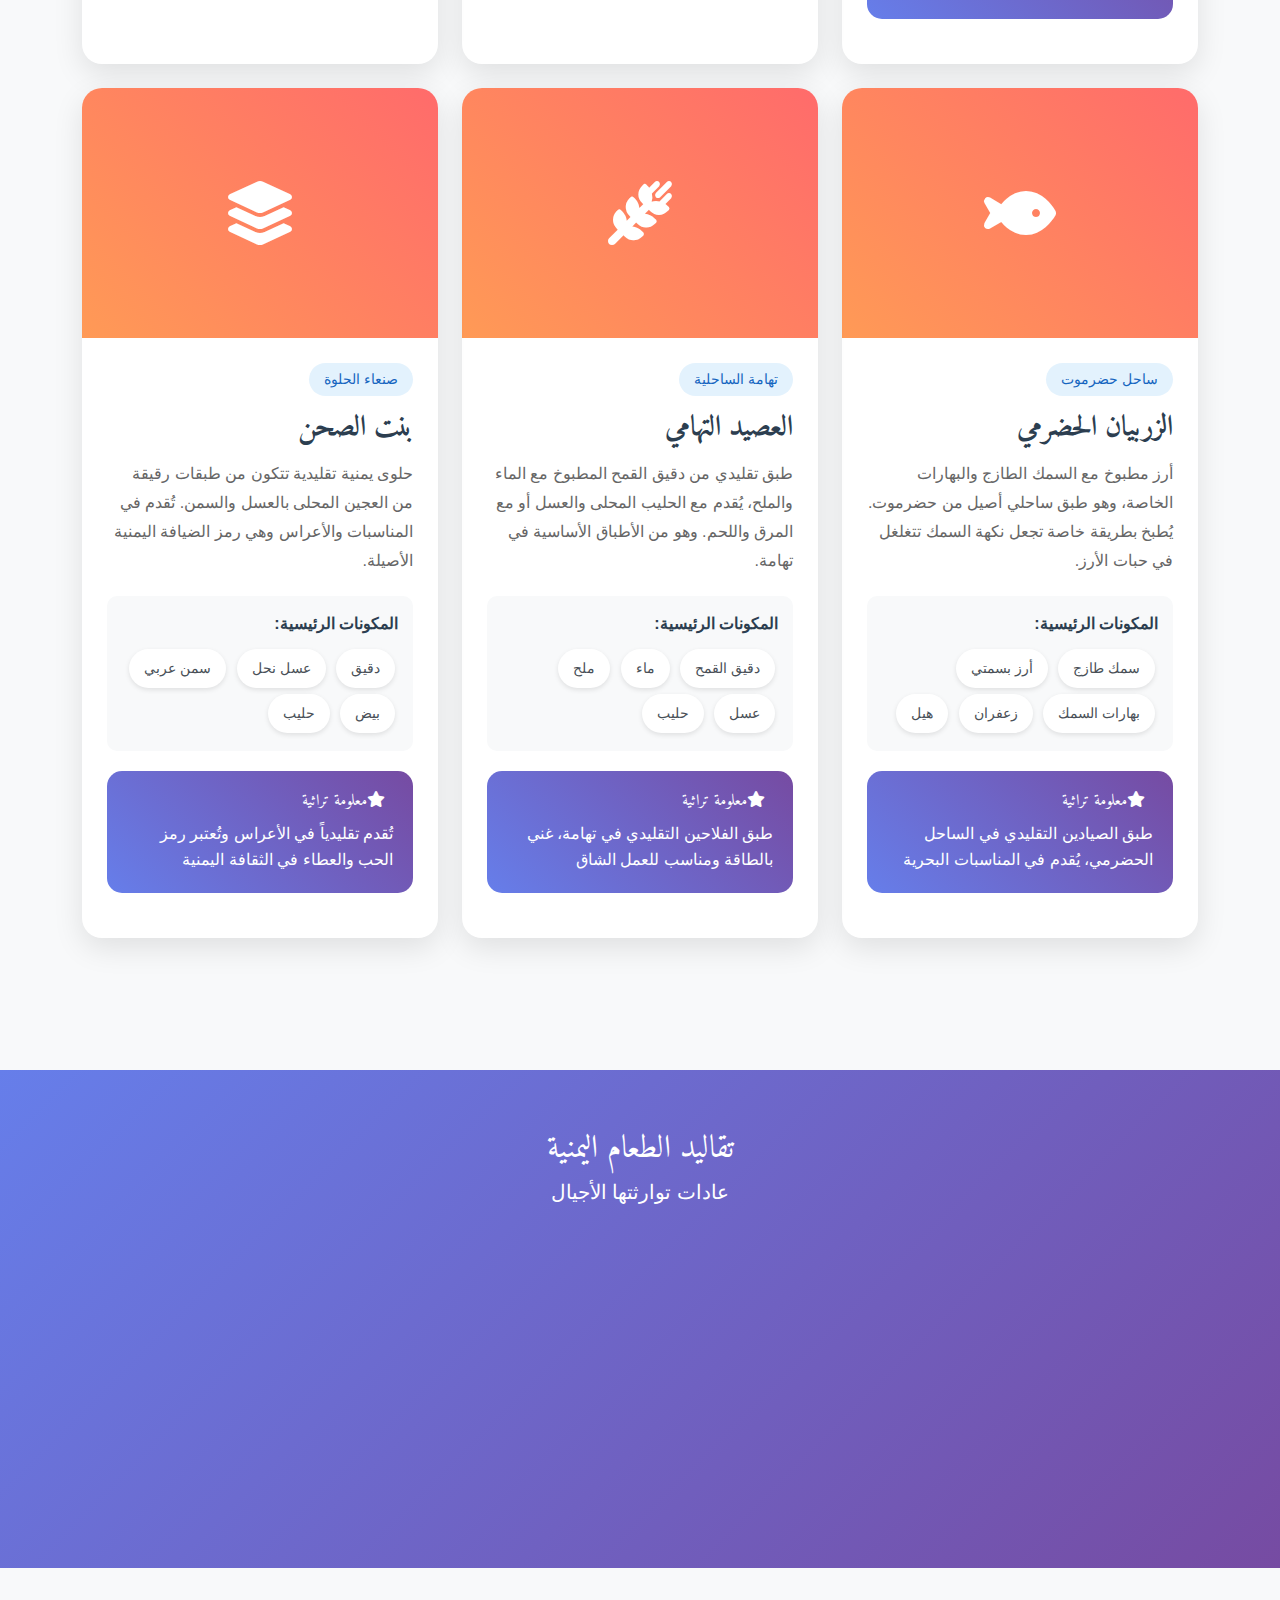
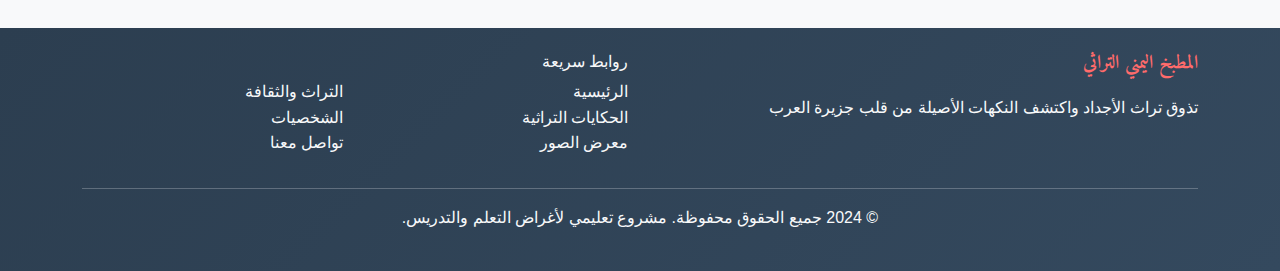
<file: traditional-food.html>
<!DOCTYPE html>
<html lang="ar" dir="rtl">
<head>
    <meta charset="UTF-8">
    <meta name="viewport" content="width=device-width, initial-scale=1.0">
    <title>المطبخ اليمني التراثي - تاريخ اليمن</title>
    
    <!-- Bootstrap CSS -->
    <link href="https://cdn.jsdelivr.net/npm/bootstrap@5.3.0/dist/css/bootstrap.min.css" rel="stylesheet">
    
    <!-- Font Awesome -->
    <link rel="stylesheet" href="https://cdnjs.cloudflare.com/ajax/libs/font-awesome/6.4.0/css/all.min.css">
    
    <!-- Google Fonts -->
    <link href="https://fonts.googleapis.com/css2?family=Cairo:wght@300;400;600;700&family=Amiri:wght@400;700&display=swap" rel="stylesheet">
    
    <!-- Custom CSS -->
    <link rel="stylesheet" href="css/style.css">
    
    <style>
        .hero-food {
            background: linear-gradient(135deg, #ff9a56 0%, #ff6b6b 100%);
            color: white;
            padding: 80px 0;
            text-align: center;
        }
        
        .hero-food h1 {
            font-family: 'Amiri', serif;
            font-size: 3.5rem;
            margin-bottom: 20px;
            text-shadow: 2px 2px 4px rgba(0,0,0,0.3);
        }
        
        .dish-card {
            background: white;
            border-radius: 20px;
            box-shadow: 0 10px 30px rgba(0,0,0,0.1);
            transition: all 0.3s ease;
            overflow: hidden;
            height: 100%;
        }
        
        .dish-card:hover {
            transform: translateY(-10px);
            box-shadow: 0 20px 40px rgba(0,0,0,0.2);
        }
        
        .dish-image {
            height: 250px;
            background: linear-gradient(45deg, #ff9a56, #ff6b6b);
            display: flex;
            align-items: center;
            justify-content: center;
            font-size: 4rem;
            color: white;
        }
        
        .dish-body {
            padding: 25px;
        }
        
        .dish-title {
            font-family: 'Amiri', serif;
            font-size: 1.8rem;
            font-weight: 700;
            color: #2c3e50;
            margin-bottom: 15px;
        }
        
        .dish-origin {
            background: #e3f2fd;
            color: #1565c0;
            padding: 5px 15px;
            border-radius: 20px;
            font-size: 0.9rem;
            display: inline-block;
            margin-bottom: 15px;
        }
        
        .dish-description {
            color: #666;
            line-height: 1.8;
            margin-bottom: 20px;
        }
        
        .ingredients-section {
            background: #f8f9fa;
            border-radius: 10px;
            padding: 15px;
            margin: 15px 0;
        }
        
        .ingredients-title {
            color: #2c3e50;
            font-weight: 600;
            margin-bottom: 10px;
        }
        
        .ingredient-item {
            background: white;
            padding: 8px 15px;
            border-radius: 20px;
            display: inline-block;
            margin: 3px;
            font-size: 0.9rem;
            color: #495057;
            box-shadow: 0 2px 5px rgba(0,0,0,0.1);
        }
        
        .cultural-note {
            background: linear-gradient(45deg, #667eea, #764ba2);
            color: white;
            padding: 20px;
            border-radius: 15px;
            margin: 20px 0;
        }
        
        .cultural-note h6 {
            font-family: 'Amiri', serif;
            margin-bottom: 10px;
        }
        
        .region-filter {
            background: #f8f9fa;
            padding: 30px 0;
            margin-bottom: 40px;
        }
        
        .region-btn {
            margin: 5px;
            border-radius: 25px;
            padding: 10px 25px;
            border: 2px solid #ff6b6b;
            background: white;
            color: #ff6b6b;
            transition: all 0.3s ease;
        }
        
        .region-btn.active {
            background: #ff6b6b;
            color: white;
        }
        
        .traditions-section {
            background: linear-gradient(135deg, #667eea 0%, #764ba2 100%);
            color: white;
            padding: 60px 0;
            margin: 60px 0;
        }
        
        .tradition-card {
            background: rgba(255,255,255,0.1);
            border-radius: 15px;
            padding: 30px;
            text-align: center;
            height: 100%;
            backdrop-filter: blur(10px);
        }
        
        .fade-in {
            opacity: 0;
            transform: translateY(30px);
            transition: all 0.6s ease;
        }
        
        .fade-in.show {
            opacity: 1;
            transform: translateY(0);
        }
        
        @media (max-width: 768px) {
            .hero-food h1 {
                font-size: 2.5rem;
            }
            
            .dish-title {
                font-size: 1.5rem;
            }
        }
    </style>
</head>

<body>
    <!-- Navigation -->
    <nav class="navbar navbar-expand-lg navbar-dark" style="background: linear-gradient(135deg, #ff9a56 0%, #ff6b6b 100%);">
        <div class="container">
            <a class="navbar-brand fw-bold" href="home-fast.html" style="font-family: 'Amiri', serif; font-size: 1.5rem;">
                <i class="fas fa-landmark me-2"></i>
                تاريخ اليمن
            </a>
            
            <button class="navbar-toggler" type="button" data-bs-toggle="collapse" data-bs-target="#navbarNav">
                <span class="navbar-toggler-icon"></span>
            </button>
            
            <div class="collapse navbar-collapse" id="navbarNav">
                <ul class="navbar-nav me-auto">
                    <li class="nav-item">
                        <a class="nav-link" href="home-fast.html">
                            <i class="fas fa-home me-1"></i>الرئيسية
                        </a>
                    </li>
                    <li class="nav-item">
                        <a class="nav-link" href="destinations.html">
                            <i class="fas fa-clock me-1"></i>الحقب التاريخية
                        </a>
                    </li>
                    <li class="nav-item">
                        <a class="nav-link" href="gallery.html">
                            <i class="fas fa-images me-1"></i>معرض الصور
                        </a>
                    </li>
                    <li class="nav-item">
                        <a class="nav-link" href="stories.html">
                            <i class="fas fa-book-open me-1"></i>الحكايات التراثية
                        </a>
                    </li>
                    <li class="nav-item">
                        <a class="nav-link active" href="traditional-food.html">
                            <i class="fas fa-utensils me-1"></i>المطبخ التراثي
                        </a>
                    </li>
                    <li class="nav-item">
                        <a class="nav-link" href="offers.html">
                            <i class="fas fa-palette me-1"></i>التراث والثقافة
                        </a>
                    </li>
                    <li class="nav-item">
                        <a class="nav-link" href="contact.html">
                            <i class="fas fa-envelope me-1"></i>تواصل معنا
                        </a>
                    </li>
                </ul>
            </div>
        </div>
    </nav>

    <!-- Hero Section -->
    <section class="hero-food">
        <div class="container">
            <h1>المطبخ اليمني التراثي</h1>
            <p class="lead">نكهات أصيلة من قلب جزيرة العرب</p>
            <div class="mt-4">
                <i class="fas fa-utensils fa-3x mb-3"></i>
                <p>تذوق تراث الأجداد في كل طبق</p>
            </div>
        </div>
    </section>

    <!-- Region Filter -->
    <section class="region-filter">
        <div class="container">
            <div class="text-center">
                <h3 class="mb-4" style="color: #2c3e50; font-family: 'Amiri', serif;">اكتشف أطباق المناطق اليمنية</h3>
                <div class="region-buttons">
                    <button class="btn region-btn active" data-region="all">جميع المناطق</button>
                    <button class="btn region-btn" data-region="sanaa">صنعاء</button>
                    <button class="btn region-btn" data-region="hadramout">حضرموت</button>
                    <button class="btn region-btn" data-region="aden">عدن</button>
                    <button class="btn region-btn" data-region="taiz">تعز</button>
                    <button class="btn region-btn" data-region="tihama">تهامة</button>
                </div>
            </div>
        </div>
    </section>

    <!-- Dishes Section -->
    <section class="dishes-section py-5">
        <div class="container">
            <div id="dishes-container" class="row">
                
                <!-- Dish 1: Mandi -->
                <div class="col-lg-6 col-xl-4 mb-4 dish-item fade-in" data-region="hadramout">
                    <div class="dish-card">
                        <div class="dish-image">
                            <i class="fas fa-fire"></i>
                        </div>
                        <div class="dish-body">
                            <div class="dish-origin">حضرموت الأصيل</div>
                            <h3 class="dish-title">المندي الحضرمي</h3>
                            <p class="dish-description">
                                طبق تقليدي حضرمي شهير يتكون من لحم الغنم أو الماعز المشوي في فرن تحت الأرض مع الأرز المعطر بالبهارات. 
                                انتشر في جميع أنحاء الجزيرة العربية وأصبح رمزاً للضيافة اليمنية.
                            </p>
                            <div class="ingredients-section">
                                <div class="ingredients-title">المكونات الرئيسية:</div>
                                <span class="ingredient-item">لحم الغنم</span>
                                <span class="ingredient-item">أرز بسمتي</span>
                                <span class="ingredient-item">بهارات مشكلة</span>
                                <span class="ingredient-item">هيل</span>
                                <span class="ingredient-item">قرفة</span>
                            </div>
                            <div class="cultural-note">
                                <h6><i class="fas fa-star me-2"></i>معلومة تراثية</h6>
                                <p class="mb-0">يُطبخ المندي في حفرة تحت الأرض تُسمى "التنور" وهي طريقة طبخ تراثية عمرها آلاف السنين</p>
                            </div>
                        </div>
                    </div>
                </div>

                <!-- Dish 2: Saltah -->
                <div class="col-lg-6 col-xl-4 mb-4 dish-item fade-in" data-region="sanaa">
                    <div class="dish-card">
                        <div class="dish-image">
                            <i class="fas fa-bowl-food"></i>
                        </div>
                        <div class="dish-body">
                            <div class="dish-origin">صنعاء العريقة</div>
                            <h3 class="dish-title">السلتة الصنعانية</h3>
                            <p class="dish-description">
                                الطبق الشعبي الأول في اليمن، وهو حساء سميك يُقدم في إناء حجري يُسمى "المدر". 
                                يتكون من اللحم والخضروات والحلبة والهلبة، ويُقدم ساخناً مع الخبز اليمني.
                            </p>
                            <div class="ingredients-section">
                                <div class="ingredients-title">المكونات الرئيسية:</div>
                                <span class="ingredient-item">لحم مقطع</span>
                                <span class="ingredient-item">حلبة</span>
                                <span class="ingredient-item">هلبة</span>
                                <span class="ingredient-item">طماطم</span>
                                <span class="ingredient-item">بصل</span>
                                <span class="ingredient-item">كزبرة</span>
                            </div>
                            <div class="cultural-note">
                                <h6><i class="fas fa-star me-2"></i>معلومة تراثية</h6>
                                <p class="mb-0">يُقدم في إناء حجري تقليدي يحافظ على حرارة الطعام ويضفي نكهة خاصة</p>
                            </div>
                        </div>
                    </div>
                </div>

                <!-- Dish 3: Fahsa -->
                <div class="col-lg-6 col-xl-4 mb-4 dish-item fade-in" data-region="sanaa">
                    <div class="dish-card">
                        <div class="dish-image">
                            <i class="fas fa-pepper-hot"></i>
                        </div>
                        <div class="dish-body">
                            <div class="dish-origin">صنعاء الحارة</div>
                            <h3 class="dish-title">الفحسة الصنعانية</h3>
                            <p class="dish-description">
                                طبق لحم حار جداً يُطبخ مع البهارات الحارة والحلبة. يُقدم في المدر الحجري مع رغوة الحلبة، 
                                وهو من الأطباق المفضلة في الإفطار اليمني التقليدي.
                            </p>
                            <div class="ingredients-section">
                                <div class="ingredients-title">المكونات الرئيسية:</div>
                                <span class="ingredient-item">لحم ضأن</span>
                                <span class="ingredient-item">حلبة مطحونة</span>
                                <span class="ingredient-item">فلفل حار</span>
                                <span class="ingredient-item">ثوم</span>
                                <span class="ingredient-item">كمون</span>
                            </div>
                            <div class="cultural-note">
                                <h6><i class="fas fa-star me-2"></i>معلومة تراثية</h6>
                                <p class="mb-0">يُعتبر من أقدم الأطباق اليمنية ويُقال أنه كان طعام المحاربين لإعطائهم القوة</p>
                            </div>
                        </div>
                    </div>
                </div>

                <!-- Dish 4: Zurbian -->
                <div class="col-lg-6 col-xl-4 mb-4 dish-item fade-in" data-region="hadramout">
                    <div class="dish-card">
                        <div class="dish-image">
                            <i class="fas fa-fish"></i>
                        </div>
                        <div class="dish-body">
                            <div class="dish-origin">ساحل حضرموت</div>
                            <h3 class="dish-title">الزربيان الحضرمي</h3>
                            <p class="dish-description">
                                أرز مطبوخ مع السمك الطازج والبهارات الخاصة، وهو طبق ساحلي أصيل من حضرموت. 
                                يُطبخ بطريقة خاصة تجعل نكهة السمك تتغلغل في حبات الأرز.
                            </p>
                            <div class="ingredients-section">
                                <div class="ingredients-title">المكونات الرئيسية:</div>
                                <span class="ingredient-item">سمك طازج</span>
                                <span class="ingredient-item">أرز بسمتي</span>
                                <span class="ingredient-item">بهارات السمك</span>
                                <span class="ingredient-item">زعفران</span>
                                <span class="ingredient-item">هيل</span>
                            </div>
                            <div class="cultural-note">
                                <h6><i class="fas fa-star me-2"></i>معلومة تراثية</h6>
                                <p class="mb-0">طبق الصيادين التقليدي في الساحل الحضرمي، يُقدم في المناسبات البحرية</p>
                            </div>
                        </div>
                    </div>
                </div>

                <!-- Dish 5: Aseed -->
                <div class="col-lg-6 col-xl-4 mb-4 dish-item fade-in" data-region="tihama">
                    <div class="dish-card">
                        <div class="dish-image">
                            <i class="fas fa-wheat-awn"></i>
                        </div>
                        <div class="dish-body">
                            <div class="dish-origin">تهامة الساحلية</div>
                            <h3 class="dish-title">العصيد التهامي</h3>
                            <p class="dish-description">
                                طبق تقليدي من دقيق القمح المطبوخ مع الماء والملح، يُقدم مع الحليب المحلى والعسل أو مع المرق واللحم. 
                                وهو من الأطباق الأساسية في تهامة.
                            </p>
                            <div class="ingredients-section">
                                <div class="ingredients-title">المكونات الرئيسية:</div>
                                <span class="ingredient-item">دقيق القمح</span>
                                <span class="ingredient-item">ماء</span>
                                <span class="ingredient-item">ملح</span>
                                <span class="ingredient-item">عسل</span>
                                <span class="ingredient-item">حليب</span>
                            </div>
                            <div class="cultural-note">
                                <h6><i class="fas fa-star me-2"></i>معلومة تراثية</h6>
                                <p class="mb-0">طبق الفلاحين التقليدي في تهامة، غني بالطاقة ومناسب للعمل الشاق</p>
                            </div>
                        </div>
                    </div>
                </div>

                <!-- Dish 6: Bint Al-Sahn -->
                <div class="col-lg-6 col-xl-4 mb-4 dish-item fade-in" data-region="sanaa">
                    <div class="dish-card">
                        <div class="dish-image">
                            <i class="fas fa-layer-group"></i>
                        </div>
                        <div class="dish-body">
                            <div class="dish-origin">صنعاء الحلوة</div>
                            <h3 class="dish-title">بنت الصحن</h3>
                            <p class="dish-description">
                                حلوى يمنية تقليدية تتكون من طبقات رقيقة من العجين المحلى بالعسل والسمن. 
                                تُقدم في المناسبات والأعراس وهي رمز الضيافة اليمنية الأصيلة.
                            </p>
                            <div class="ingredients-section">
                                <div class="ingredients-title">المكونات الرئيسية:</div>
                                <span class="ingredient-item">دقيق</span>
                                <span class="ingredient-item">عسل نحل</span>
                                <span class="ingredient-item">سمن عربي</span>
                                <span class="ingredient-item">بيض</span>
                                <span class="ingredient-item">حليب</span>
                            </div>
                            <div class="cultural-note">
                                <h6><i class="fas fa-star me-2"></i>معلومة تراثية</h6>
                                <p class="mb-0">تُقدم تقليدياً في الأعراس وتُعتبر رمز الحب والعطاء في الثقافة اليمنية</p>
                            </div>
                        </div>
                    </div>
                </div>

            </div>
        </div>
    </section>

    <!-- Food Traditions Section -->
    <section class="traditions-section">
        <div class="container">
            <div class="text-center mb-5">
                <h2 style="font-family: 'Amiri', serif;">تقاليد الطعام اليمنية</h2>
                <p class="lead">عادات توارثتها الأجيال</p>
            </div>
            
            <div class="row">
                <div class="col-md-4 mb-4">
                    <div class="tradition-card fade-in">
                        <i class="fas fa-users fa-3x mb-3"></i>
                        <h4>الأكل الجماعي</h4>
                        <p>يُتناول الطعام جلوساً على الأرض في دائرة واحدة، مما يقوي الروابط الاجتماعية والعائلية</p>
                    </div>
                </div>
                
                <div class="col-md-4 mb-4">
                    <div class="tradition-card fade-in">
                        <i class="fas fa-hand-holding-heart fa-3x mb-3"></i>
                        <h4>كرم الضيافة</h4>
                        <p>تُقدم أفضل الأطباق للضيوف، ويُعتبر إكرام الضيف جزءاً لا يتجزأ من الثقافة اليمنية</p>
                    </div>
                </div>
                
                <div class="col-md-4 mb-4">
                    <div class="tradition-card fade-in">
                        <i class="fas fa-utensils fa-3x mb-3"></i>
                        <h4>آداب المائدة</h4>
                        <p>الأكل باليد اليمنى، والبدء باسم الله، وعدم الإسراف في الطعام من آداب المائدة اليمنية</p>
                    </div>
                </div>
            </div>
        </div>
    </section>

    <!-- Footer -->
    <footer class="footer-section bg-dark text-light py-4">
        <div class="container">
            <div class="row">
                <div class="col-md-6">
                    <h5 style="font-family: 'Amiri', serif; color: #ff6b6b;">المطبخ اليمني التراثي</h5>
                    <p>تذوق تراث الأجداد واكتشف النكهات الأصيلة من قلب جزيرة العرب</p>
                </div>
                <div class="col-md-6">
                    <h6>روابط سريعة</h6>
                    <div class="row">
                        <div class="col-6">
                            <ul class="list-unstyled">
                                <li><a href="home-fast.html" class="text-light text-decoration-none">الرئيسية</a></li>
                                <li><a href="stories.html" class="text-light text-decoration-none">الحكايات التراثية</a></li>
                                <li><a href="gallery.html" class="text-light text-decoration-none">معرض الصور</a></li>
                            </ul>
                        </div>
                        <div class="col-6">
                            <ul class="list-unstyled">
                                <li><a href="offers.html" class="text-light text-decoration-none">التراث والثقافة</a></li>
                                <li><a href="figures.html" class="text-light text-decoration-none">الشخصيات</a></li>
                                <li><a href="contact.html" class="text-light text-decoration-none">تواصل معنا</a></li>
                            </ul>
                        </div>
                    </div>
                </div>
            </div>
            <hr>
            <div class="text-center">
                <p>&copy; 2024 جميع الحقوق محفوظة. مشروع تعليمي لأغراض التعلم والتدريس.</p>
            </div>
        </div>
    </footer>

    <!-- Bootstrap JS -->
    <script src="https://cdn.jsdelivr.net/npm/bootstrap@5.3.0/dist/js/bootstrap.bundle.min.js"></script>
    
    <!-- Custom JavaScript -->
    <script>
        document.addEventListener('DOMContentLoaded', function() {
            const regionButtons = document.querySelectorAll('.region-btn');
            const dishItems = document.querySelectorAll('.dish-item');
            
            // Fade in animation for dishes
            const observerOptions = {
                threshold: 0.1,
                rootMargin: '0px 0px -50px 0px'
            };
            
            const observer = new IntersectionObserver(function(entries) {
                entries.forEach(entry => {
                    if (entry.isIntersecting) {
                        entry.target.classList.add('show');
                    }
                });
            }, observerOptions);
            
            dishItems.forEach(item => {
                observer.observe(item);
            });
            
            // Region filter functionality
            regionButtons.forEach(button => {
                button.addEventListener('click', function() {
                    const region = this.getAttribute('data-region');
                    
                    // Update active button
                    regionButtons.forEach(btn => btn.classList.remove('active'));
                    this.classList.add('active');
                    
                    // Filter dishes
                    dishItems.forEach(item => {
                        const itemRegion = item.getAttribute('data-region');
                        
                        if (region === 'all' || itemRegion === region) {
                            item.style.display = 'block';
                            setTimeout(() => {
                                item.classList.add('show');
                            }, 100);
                        } else {
                            item.classList.remove('show');
                            setTimeout(() => {
                                item.style.display = 'none';
                            }, 300);
                        }
                    });
                });
            });
            
            // Initially show all dishes
            setTimeout(() => {
                dishItems.forEach(item => {
                    item.classList.add('show');
                });
            }, 100);
        });
    </script>
</body>
</html>
</file>
<file: css/style.css>
/* =========================================
   Tourism Website CSS - ملف التنسيقات الرئيسي
   تصميم موقع سياحي متكامل مع Bootstrap
   ========================================= */

/* General Reset and Base Styles */
* {
    margin: 0;
    padding: 0;
    box-sizing: border-box;
}

/* Google Fonts - Cairo & Amiri for Arabic */
@import url('https://fonts.googleapis.com/css2?family=Amiri:wght@400;700&family=Cairo:wght@300;400;600;700&display=swap');

/* Arabic Typography */
body.rtl {
    direction: rtl;
    text-align: right;
}

.arabic-text {
    font-family: 'Cairo', 'Amiri', 'Arial', sans-serif;
    line-height: 1.8;
}

body {
    font-family: 'Segoe UI', Tahoma, Geneva, Verdana, sans-serif;
    line-height: 1.6;
    color: #333;
    background-color: #f8f9fa;
    direction: rtl; /* للغة العربية */
}

/* ===== 2. تنسيقات الرأس (Header) ===== */
.header-section {
    background: linear-gradient(135deg, #667eea 0%, #764ba2 100%);
    color: white;
    padding: 15px 0;
    box-shadow: 0 2px 10px rgba(0,0,0,0.1);
}

.logo {
    font-size: 1.8rem;
    font-weight: bold;
    margin: 0;
}

.logo i {
    color: #ffd700;
    margin-left: 10px;
}

.header-info {
    display: flex;
    align-items: center;
}

.info-item {
    display: flex;
    align-items: center;
    font-size: 0.9rem;
}

.info-item i {
    margin-left: 8px;
    color: #ffd700;
}

/* ===== 3. شريط التنقل (Navigation) ===== */
.navbar {
    box-shadow: 0 2px 5px rgba(0,0,0,0.1);
    background: linear-gradient(45deg, #007bff, #0056b3) !important;
}

.navbar-nav .nav-link {
    padding: 10px 20px;
    margin: 0 5px;
    border-radius: 25px;
    transition: all 0.3s ease;
    font-weight: 500;
}

.navbar-nav .nav-link:hover,
.navbar-nav .nav-link.active {
    background-color: rgba(255,255,255,0.2);
    transform: translateY(-2px);
}

.navbar-nav .nav-link i {
    margin-left: 8px;
}

/* ===== 4. شريط الصور المتحرك (Hero Slider) ===== */
.hero-slider {
    position: relative;
    height: 500px;
    overflow: hidden;
    margin-bottom: 0;
}

#wowslider-container1 {
    width: 100%;
    height: 500px;
    position: relative;
}

.ws_images img {
    width: 100%;
    height: 500px;
    object-fit: cover;
}

/* ===== 5. قسم الترحيب (Welcome Section) ===== */
.welcome-section h1 {
    color: #2c3e50;
    font-size: 2.5rem;
    font-weight: bold;
    margin-bottom: 20px;
    position: relative;
}

.welcome-section h1::after {
    content: '';
    width: 80px;
    height: 3px;
    background: linear-gradient(45deg, #007bff, #28a745);
    position: absolute;
    bottom: -10px;
    right: 50%;
    transform: translateX(50%);
}

.welcome-section .lead {
    font-size: 1.2rem;
    color: #6c757d;
    margin-bottom: 30px;
}

/* ===== 6. الوجهات المميزة - Grid Layout ===== */
.featured-destinations {
    padding: 60px 0;
    background: linear-gradient(135deg, #f5f7fa 0%, #c3cfe2 100%);
    margin: 0 -15px;
    border-radius: 15px;
}

.section-title {
    color: #2c3e50;
    font-size: 2rem;
    font-weight: bold;
    position: relative;
    margin-bottom: 40px;
}

.section-title::after {
    content: '';
    width: 100px;
    height: 3px;
    background: linear-gradient(45deg, #007bff, #28a745);
    position: absolute;
    bottom: -10px;
    right: 50%;
    transform: translateX(50%);
}

/* استخدام CSS Grid Layout للوجهات */
.destinations-grid {
    display: grid;
    grid-template-columns: repeat(auto-fit, minmax(300px, 1fr));
    gap: 30px;
    padding: 0 20px;
    max-width: 1200px;
    margin: 0 auto;
}

.destination-card {
    background: white;
    border-radius: 15px;
    overflow: hidden;
    box-shadow: 0 10px 30px rgba(0,0,0,0.1);
    transition: all 0.3s ease;
    position: relative;
}

.destination-card:hover {
    transform: translateY(-10px);
    box-shadow: 0 20px 40px rgba(0,0,0,0.15);
}

.destination-img {
    width: 100%;
    height: 250px;
    object-fit: cover;
    transition: transform 0.3s ease;
}

.destination-card:hover .destination-img {
    transform: scale(1.1);
}

.destination-info {
    padding: 25px;
    text-align: center;
}

.destination-info h4 {
    color: #2c3e50;
    font-size: 1.4rem;
    margin-bottom: 15px;
    font-weight: bold;
}

.destination-info p {
    color: #6c757d;
    margin-bottom: 20px;
    line-height: 1.6;
}

.destination-info .btn {
    border-radius: 25px;
    padding: 10px 25px;
    font-weight: 500;
    transition: all 0.3s ease;
}

.destination-info .btn:hover {
    transform: translateY(-2px);
    box-shadow: 0 5px 15px rgba(0,123,255,0.3);
}

/* ===== 7. نموذج الحجز السريع ===== */
.quick-booking {
    background: white;
    padding: 40px;
    border-radius: 15px;
    box-shadow: 0 10px 30px rgba(0,0,0,0.1);
    margin: 30px 0;
}

.quick-booking h3 {
    color: #2c3e50;
    font-size: 1.8rem;
    margin-bottom: 30px;
    position: relative;
}

.quick-booking h3::after {
    content: '';
    width: 60px;
    height: 3px;
    background: linear-gradient(45deg, #28a745, #20c997);
    position: absolute;
    bottom: -10px;
    right: 50%;
    transform: translateX(50%);
}

.booking-form .form-control,
.booking-form .form-select {
    border-radius: 10px;
    padding: 12px 15px;
    border: 2px solid #e9ecef;
    transition: all 0.3s ease;
}

.booking-form .form-control:focus,
.booking-form .form-select:focus {
    border-color: #007bff;
    box-shadow: 0 0 0 0.2rem rgba(0,123,255,0.25);
}

.booking-form .btn-success {
    background: linear-gradient(45deg, #28a745, #20c997);
    border: none;
    border-radius: 25px;
    padding: 15px 40px;
    font-size: 1.1rem;
    font-weight: bold;
    transition: all 0.3s ease;
}

.booking-form .btn-success:hover {
    transform: translateY(-3px);
    box-shadow: 0 10px 25px rgba(40,167,69,0.3);
}

/* ===== 8. الشريط الجانبي (Sidebar) ===== */
.sidebar-widget {
    background: white;
    padding: 30px;
    border-radius: 15px;
    box-shadow: 0 5px 20px rgba(0,0,0,0.1);
    margin-bottom: 30px;
    transition: all 0.3s ease;
}

.sidebar-widget:hover {
    transform: translateY(-5px);
    box-shadow: 0 10px 30px rgba(0,0,0,0.15);
}

.widget-title {
    color: #2c3e50;
    font-size: 1.3rem;
    font-weight: bold;
    margin-bottom: 20px;
    position: relative;
    padding-bottom: 10px;
}

.widget-title::after {
    content: '';
    width: 40px;
    height: 2px;
    background: linear-gradient(45deg, #007bff, #6f42c1);
    position: absolute;
    bottom: 0;
    right: 0;
}

/* العروض الخاصة */
.offer-item {
    display: flex;
    align-items: center;
    padding: 15px;
    border: 1px solid #e9ecef;
    border-radius: 10px;
    transition: all 0.3s ease;
}

.offer-item:hover {
    border-color: #007bff;
    background-color: #f8f9fa;
    transform: translateX(-5px);
}

.offer-img {
    width: 80px;
    height: 60px;
    object-fit: cover;
    border-radius: 8px;
    margin-left: 15px;
}

.offer-details h5 {
    color: #2c3e50;
    font-size: 1rem;
    margin-bottom: 5px;
}

.offer-details p {
    color: #6c757d;
    font-size: 0.9rem;
    margin-bottom: 5px;
}

.offer-details .price {
    color: #28a745;
    font-weight: bold;
    font-size: 0.9rem;
}

/* معلومات الاتصال */
.contact-list {
    list-style: none;
    padding: 0;
}

.contact-list li {
    padding: 10px 0;
    border-bottom: 1px solid #f0f0f0;
    display: flex;
    align-items: center;
    font-size: 0.95rem;
}

.contact-list li:last-child {
    border-bottom: none;
}

.contact-list li i {
    color: #007bff;
    width: 20px;
    margin-left: 15px;
}

/* ===== 9. التذييل (Footer) ===== */
.footer-section {
    background: linear-gradient(135deg, #2c3e50 0%, #34495e 100%);
    margin-top: 60px;
}

.footer-section h5 {
    color: #ffd700;
    font-size: 1.2rem;
    margin-bottom: 20px;
    font-weight: bold;
}

.footer-links {
    list-style: none;
    padding: 0;
}

.footer-links li {
    margin-bottom: 10px;
}

.footer-links a {
    color: #bdc3c7;
    text-decoration: none;
    transition: color 0.3s ease;
}

.footer-links a:hover {
    color: #ffd700;
    text-decoration: underline;
}

.social-links {
    display: flex;
    gap: 15px;
}

.social-link {
    display: inline-flex;
    align-items: center;
    justify-content: center;
    width: 40px;
    height: 40px;
    background: linear-gradient(45deg, #007bff, #6f42c1);
    color: white;
    border-radius: 50%;
    text-decoration: none;
    transition: all 0.3s ease;
}

.social-link:hover {
    color: white;
    transform: translateY(-3px) scale(1.1);
    box-shadow: 0 5px 15px rgba(0,123,255,0.4);
}

/* ===== 10. النافذة المنبثقة (Modal) ===== */
.modal-content {
    border: none;
    border-radius: 15px;
    overflow: hidden;
}

.modal-header {
    background: linear-gradient(45deg, #007bff, #6f42c1);
    color: white;
    padding: 20px 30px;
}

.modal-title {
    font-size: 1.3rem;
    font-weight: bold;
}

.modal-body {
    padding: 30px;
    font-size: 1rem;
    line-height: 1.6;
}

.modal-footer {
    padding: 20px 30px;
    background-color: #f8f9fa;
}

/* ===== 11. إشعار Toast ===== */
.toast {
    border: none;
    border-radius: 10px;
    box-shadow: 0 10px 30px rgba(0,0,0,0.15);
}

.toast-header {
    background: linear-gradient(45deg, #28a745, #20c997);
    color: white;
    border-bottom: none;
}

.toast-body {
    padding: 15px 20px;
    font-size: 0.95rem;
}

/* ===== 12. تصميم متجاوب (Responsive Design) ===== */

/* للشاشات الكبيرة (Desktop) */
@media (min-width: 1200px) {
    .container {
        max-width: 1140px;
    }
    
    .destinations-grid {
        grid-template-columns: repeat(3, 1fr);
    }
}

/* للأجهزة اللوحية (Tablets) */
@media (max-width: 992px) {
    .header-info {
        justify-content: center;
        margin-top: 15px;
    }
    
    .destinations-grid {
        grid-template-columns: repeat(2, 1fr);
        gap: 20px;
    }
    
    .hero-slider,
    #wowslider-container1 {
        height: 350px;
    }
    
    .ws_images img {
        height: 350px;
    }
    
    .welcome-section h1 {
        font-size: 2rem;
    }
    
    .section-title {
        font-size: 1.7rem;
    }
}

/* للهواتف الذكية (Mobile) */
@media (max-width: 768px) {
    .logo {
        font-size: 1.4rem;
        text-align: center;
        margin-bottom: 10px;
    }
    
    .header-info {
        flex-direction: column;
        gap: 10px;
    }
    
    .info-item {
        font-size: 0.8rem;
    }
    
    .navbar-nav .nav-link {
        text-align: center;
        margin: 5px 0;
        padding: 8px 15px;
    }
    
    .hero-slider,
    #wowslider-container1 {
        height: 250px;
    }
    
    .ws_images img {
        height: 250px;
    }
    
    .destinations-grid {
        grid-template-columns: 1fr;
        gap: 20px;
        padding: 0 10px;
    }
    
    .destination-img {
        height: 200px;
    }
    
    .welcome-section h1 {
        font-size: 1.6rem;
    }
    
    .welcome-section .lead {
        font-size: 1rem;
    }
    
    .section-title {
        font-size: 1.4rem;
    }
    
    .quick-booking {
        padding: 25px 20px;
    }
    
    .sidebar-widget {
        padding: 20px;
    }
    
    .featured-destinations {
        padding: 40px 0;
        margin: 0 -10px;
    }
    
    .social-links {
        justify-content: center;
    }
}

/* للهواتف الصغيرة جداً */
@media (max-width: 480px) {
    .container {
        padding: 0 10px;
    }
    
    .destination-card {
        margin: 0 5px;
    }
    
    .booking-form .btn-success {
        width: 100%;
        padding: 12px;
        font-size: 1rem;
    }
    
    .modal-dialog {
        margin: 10px;
    }
    
    .offer-item {
        flex-direction: column;
        text-align: center;
    }
    
    .offer-img {
        margin: 0 0 10px 0;
    }
}

/* ===== 13. تأثيرات إضافية ===== */

/* تأثير التحميل */
.loading {
    opacity: 0.7;
    pointer-events: none;
}

/* تأثير الظهور التدريجي */
.fade-in {
    animation: fadeIn 0.6s ease-in;
}

@keyframes fadeIn {
    from { opacity: 0; transform: translateY(20px); }
    to { opacity: 1; transform: translateY(0); }
}

/* تأثير الحركة على الأزرار */
.btn-animated {
    position: relative;
    overflow: hidden;
}

.btn-animated::before {
    content: '';
    position: absolute;
    top: 0;
    left: -100%;
    width: 100%;
    height: 100%;
    background: linear-gradient(90deg, transparent, rgba(255,255,255,0.2), transparent);
    transition: left 0.5s;
}

.btn-animated:hover::before {
    left: 100%;
}

/* تخصيص شريط التمرير */
::-webkit-scrollbar {
    width: 8px;
}

::-webkit-scrollbar-track {
    background: #f1f1f1;
    border-radius: 10px;
}

::-webkit-scrollbar-thumb {
    background: linear-gradient(135deg, #007bff, #6f42c1);
    border-radius: 10px;
}

::-webkit-scrollbar-thumb:hover {
    background: linear-gradient(135deg, #0056b3, #5a2d91);
}

/* ===== Heritage Yemen Styles - أنماط تراث اليمن ===== */

/* Historical Fact Cards */
.historical-fact {
    display: flex;
    align-items: center;
    background: rgba(255, 255, 255, 0.95);
    border-radius: 10px;
    padding: 15px;
    box-shadow: 0 2px 10px rgba(0, 0, 0, 0.1);
    transition: all 0.3s ease;
    cursor: pointer;
    margin-bottom: 15px;
}

.historical-fact:hover {
    box-shadow: 0 5px 20px rgba(0, 0, 0, 0.15);
    transform: translateY(-3px);
}

.fact-img {
    width: 70px;
    height: 70px;
    object-fit: cover;
    border-radius: 8px;
    margin-left: 15px;
    flex-shrink: 0;
}

.fact-details h5 {
    font-size: 1rem;
    font-weight: 600;
    margin-bottom: 5px;
    color: #2c3e50;
    font-family: 'Cairo', sans-serif;
}

.fact-details p {
    font-size: 0.85rem;
    color: #7f8c8d;
    margin-bottom: 8px;
    font-family: 'Cairo', sans-serif;
    line-height: 1.4;
}

.time-period {
    background: linear-gradient(45deg, #8e44ad, #9b59b6);
    color: white;
    padding: 4px 10px;
    border-radius: 15px;
    font-size: 0.75rem;
    font-weight: 600;
    font-family: 'Cairo', sans-serif;
    display: inline-block;
}

/* Yemen Info Card */
.yemen-info-card {
    background: linear-gradient(135deg, #f5f7fa 0%, #c3cfe2 100%);
    border-radius: 15px;
    padding: 30px;
    box-shadow: 0 10px 30px rgba(0, 0, 0, 0.1);
}

.about-yemen h3 {
    font-family: 'Amiri', serif;
    color: #2c3e50;
    font-weight: 700;
}

.about-yemen h4 {
    font-family: 'Amiri', serif;
    color: #34495e;
    font-weight: 600;
    margin-bottom: 15px;
}

/* Heritage Item Cards - keeping for backward compatibility */
.heritage-item {
    display: flex;
    align-items: center;
    background: rgba(255, 255, 255, 0.95);
    border-radius: 10px;
    padding: 15px;
    box-shadow: 0 2px 10px rgba(0, 0, 0, 0.1);
    transition: all 0.3s ease;
    cursor: pointer;
    margin-bottom: 15px;
}

.heritage-item:hover {
    box-shadow: 0 5px 20px rgba(0, 0, 0, 0.15);
    transform: translateY(-3px);
}

.heritage-img {
    width: 70px;
    height: 70px;
    object-fit: cover;
    border-radius: 8px;
    margin-left: 15px;
    flex-shrink: 0;
}

.heritage-details h5 {
    font-size: 1rem;
    font-weight: 600;
    margin-bottom: 5px;
    color: #2c3e50;
    font-family: 'Cairo', sans-serif;
}

.heritage-details p {
    font-size: 0.85rem;
    color: #7f8c8d;
    margin-bottom: 8px;
    font-family: 'Cairo', sans-serif;
    line-height: 1.4;
}

.visit-price {
    background: linear-gradient(45deg, #27ae60, #2ecc71);
    color: white;
    padding: 4px 10px;
    border-radius: 15px;
    font-size: 0.75rem;
    font-weight: 600;
    font-family: 'Cairo', sans-serif;
    display: inline-block;
}

/* Heritage Welcome Section */
.hero-title {
    font-family: 'Amiri', serif;
    font-size: 3.5rem;
    font-weight: 700;
    color: #2c3e50;
    text-shadow: 2px 2px 4px rgba(0, 0, 0, 0.3);
    margin-bottom: 20px;
}

.hero-subtitle {
    font-family: 'Cairo', sans-serif;
    font-size: 1.3rem;
    color: #34495e;
    font-weight: 400;
    line-height: 1.8;
}

/* Section Titles */
.section-title {
    font-family: 'Amiri', serif;
    font-size: 2.2rem;
    font-weight: 700;
    color: #2c3e50;
    margin-bottom: 30px;
    position: relative;
}

.section-title::after {
    content: '';
    position: absolute;
    bottom: -10px;
    right: 50%;
    transform: translateX(50%);
    width: 60px;
    height: 3px;
    background: linear-gradient(45deg, #e74c3c, #c0392b);
    border-radius: 2px;
}

/* Tips List Styling */
.tips-list {
    list-style: none;
    padding: 0;
}

.tips-list li {
    padding: 12px 0;
    border-bottom: 1px solid #ecf0f1;
    font-family: 'Cairo', sans-serif;
    font-size: 0.9rem;
    color: #2c3e50;
    display: flex;
    align-items: center;
    line-height: 1.6;
}

.tips-list li:last-child {
    border-bottom: none;
}

.tips-list i {
    color: #e74c3c;
    margin-left: 10px;
    width: 20px;
    flex-shrink: 0;
}

/* Booking Form Updates */
.booking-form label {
    font-family: 'Cairo', sans-serif;
    font-weight: 600;
    color: #2c3e50;
    margin-bottom: 8px;
    display: flex;
    align-items: center;
}

.booking-form label i {
    color: #e74c3c;
    margin-left: 8px;
}

/* Widget Titles */
.widget-title {
    font-family: 'Amiri', serif;
    font-size: 1.4rem;
    font-weight: 700;
    color: #2c3e50;
    margin-bottom: 25px;
    border-bottom: 2px solid #e74c3c;
    padding-bottom: 10px;
}

/* Arabic Text Enhancements */
.arabic-text {
    font-family: 'Cairo', 'Amiri', 'Arial', sans-serif;
    line-height: 1.8;
}

body[dir="rtl"] {
    direction: rtl;
    text-align: right;
}

/* Responsive Arabic Text */
@media (max-width: 768px) {
    .hero-title {
        font-size: 2.5rem;
    }
    
    .hero-subtitle {
        font-size: 1.1rem;
    }
    
    .section-title {
        font-size: 1.8rem;
    }
    
    .heritage-item {
        padding: 12px;
    }
    
    .heritage-img {
        width: 60px;
        height: 60px;
    }
}

/* Historical Content Specific Styles */
.hero-content {
    background: linear-gradient(rgba(44, 62, 80, 0.8), rgba(52, 73, 94, 0.8));
    border-radius: 15px;
    margin: 30px 0;
    padding: 40px 20px !important;
}

.hero-content h1 {
    color: #fff !important;
    text-shadow: 2px 2px 4px rgba(0, 0, 0, 0.5);
}

.hero-content p {
    color: #ecf0f1 !important;
    font-size: 1.1rem;
    line-height: 1.8;
}

/* Historical Timeline Effect */
.destinations-grid .destination-card {
    position: relative;
    overflow: hidden;
}

.destinations-grid .destination-card::before {
    content: '';
    position: absolute;
    top: 0;
    left: 0;
    right: 0;
    bottom: 0;
    background: linear-gradient(45deg, rgba(231, 76, 60, 0.1), rgba(192, 57, 43, 0.1));
    opacity: 0;
    transition: opacity 0.3s ease;
}

.destinations-grid .destination-card:hover::before {
    opacity: 1;
}

.destination-card .btn-info {
    background: linear-gradient(135deg, #3498db, #2980b9);
    border: none;
    font-family: 'Cairo', sans-serif;
    font-weight: 600;
    padding: 8px 20px;
    border-radius: 25px;
    transition: all 0.3s ease;
}

.destination-card .btn-info:hover {
    background: linear-gradient(135deg, #2980b9, #21618c);
    transform: translateY(-2px);
    box-shadow: 0 5px 15px rgba(52, 152, 219, 0.4);
}

/* ===== نهاية ملف التنسيقات ===== */
</file>
